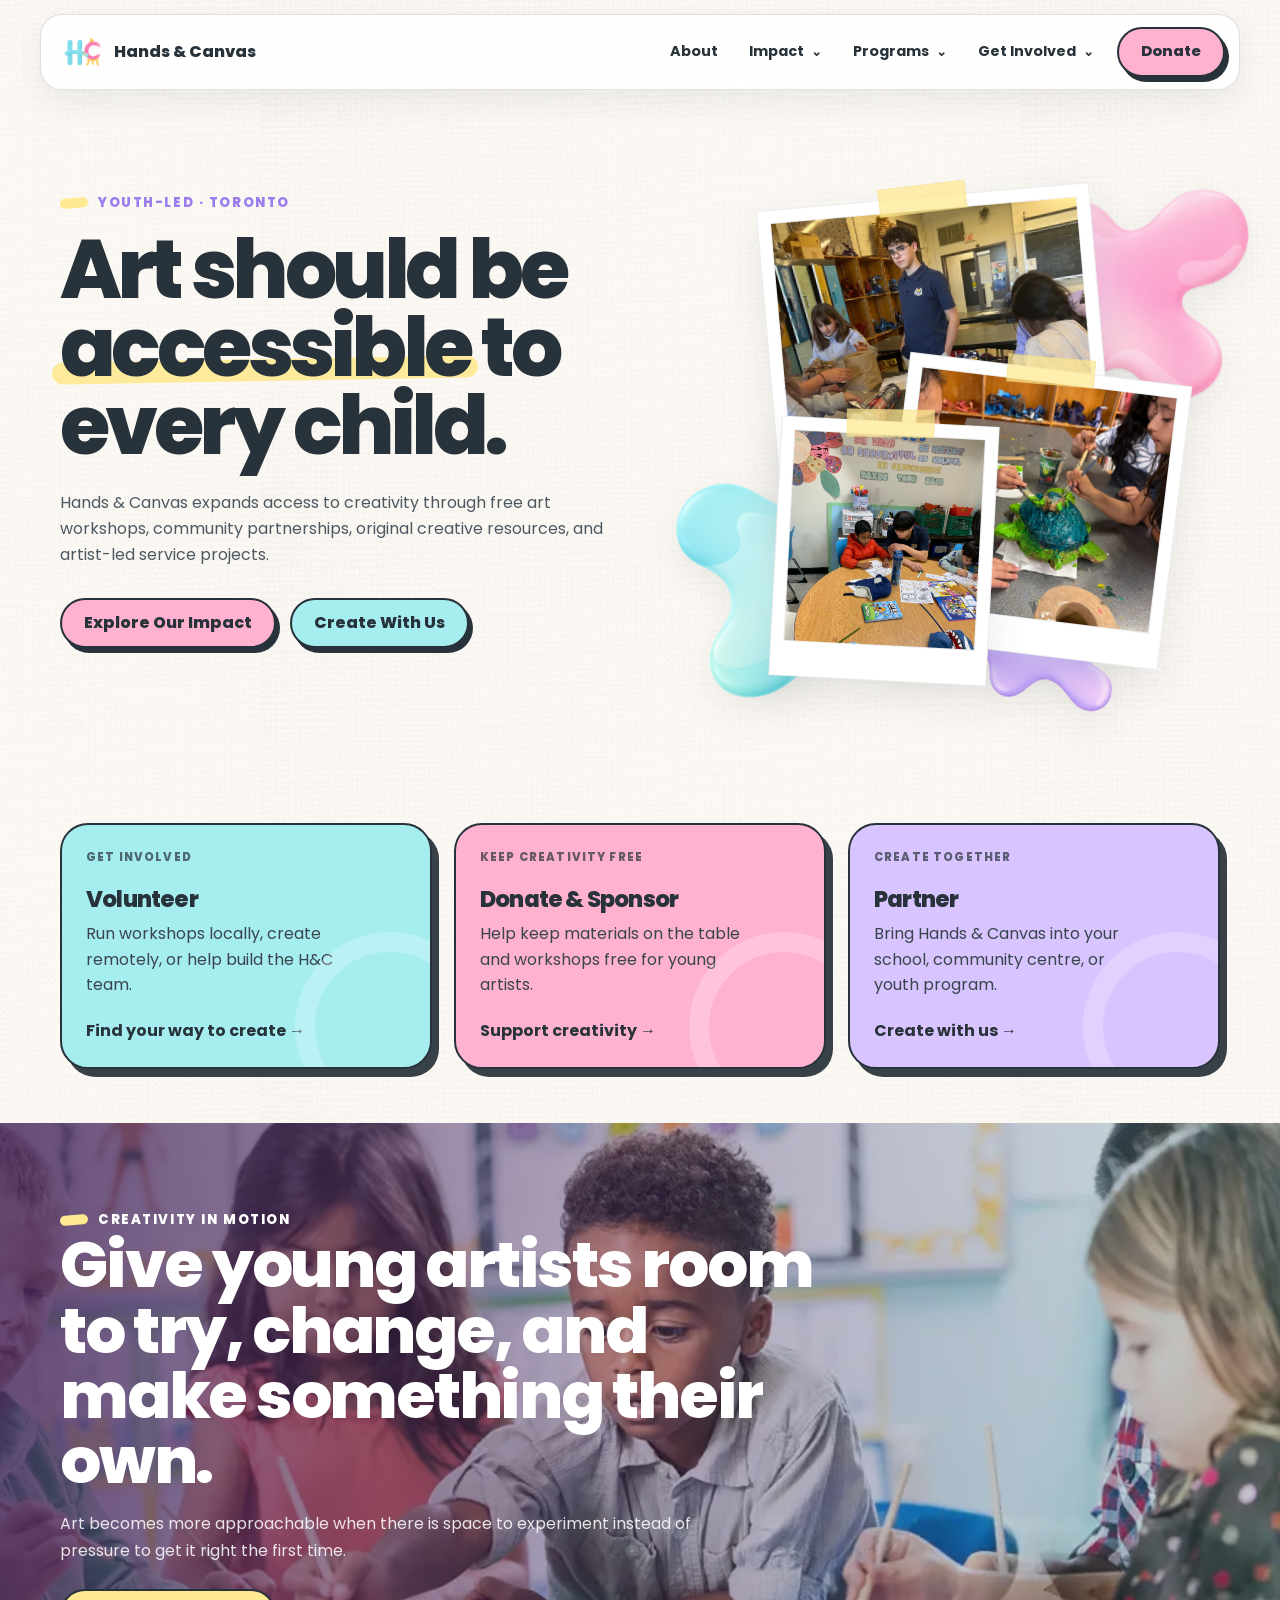
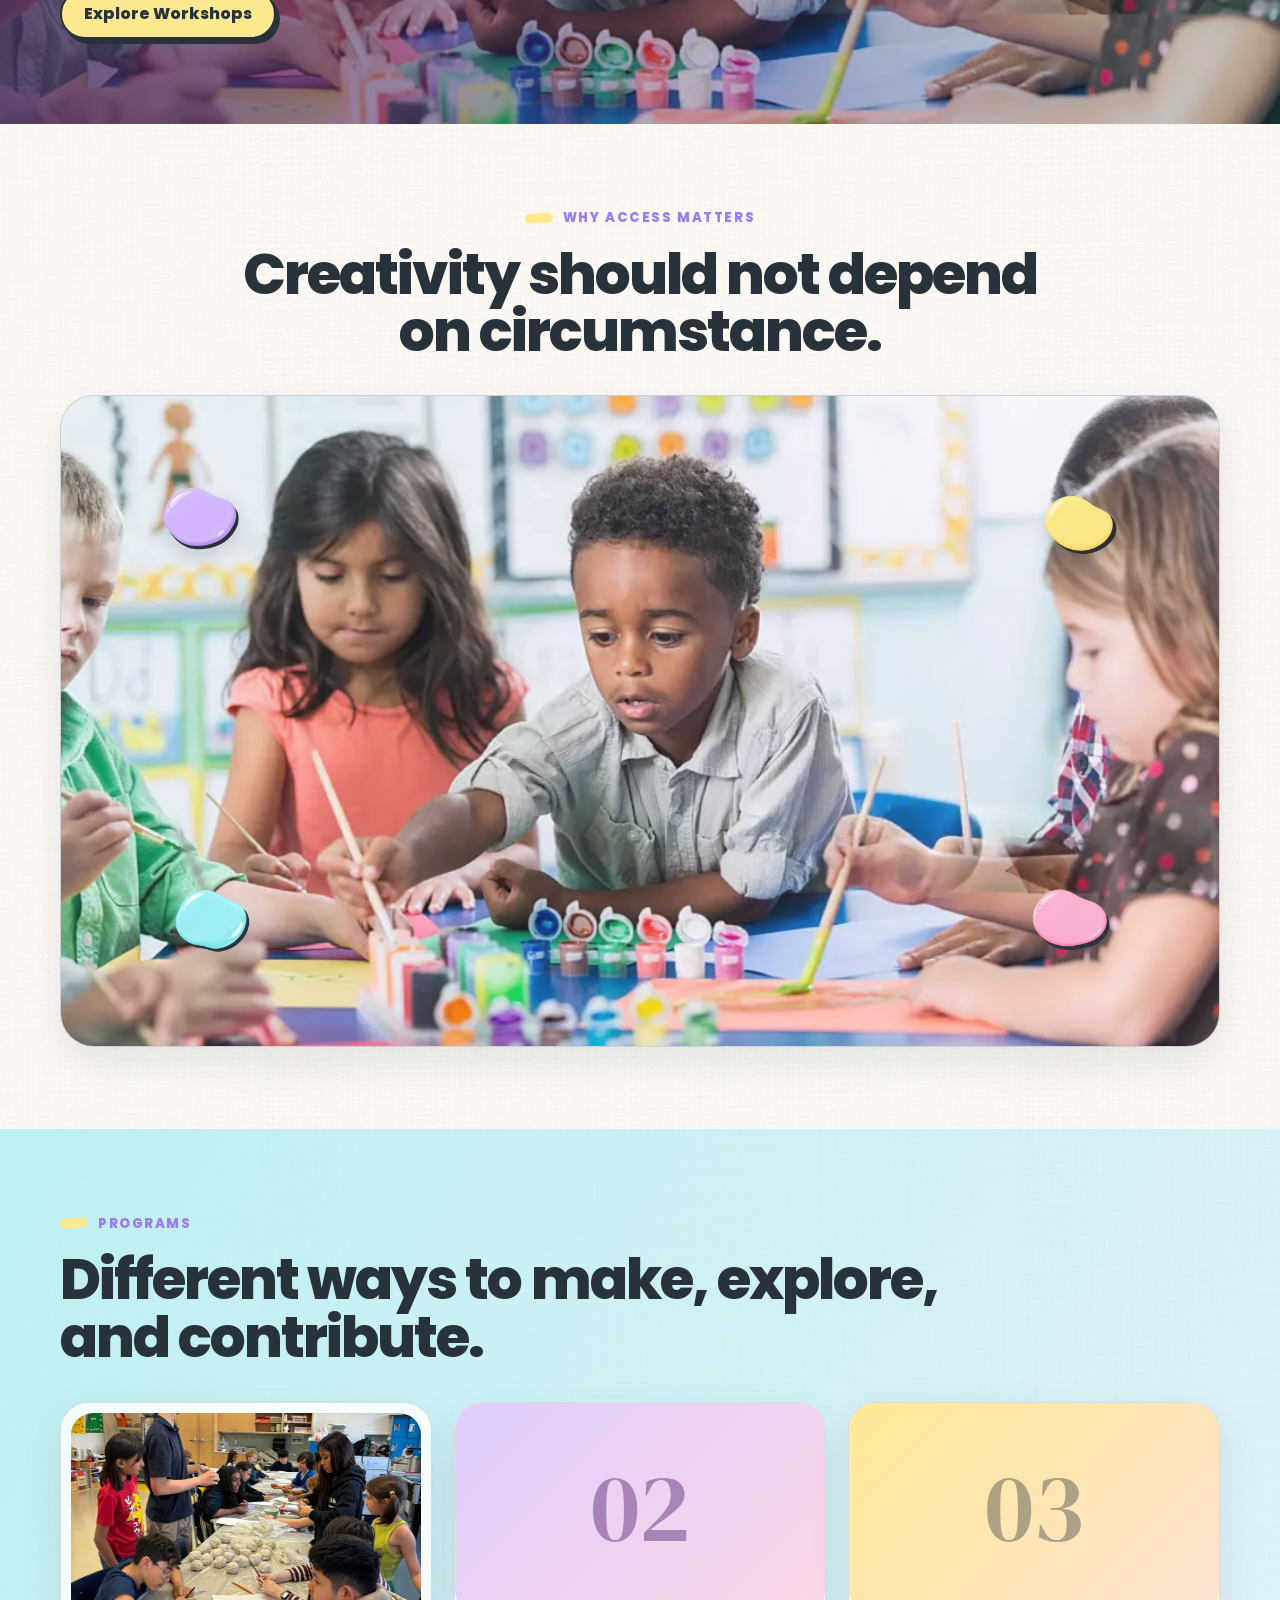
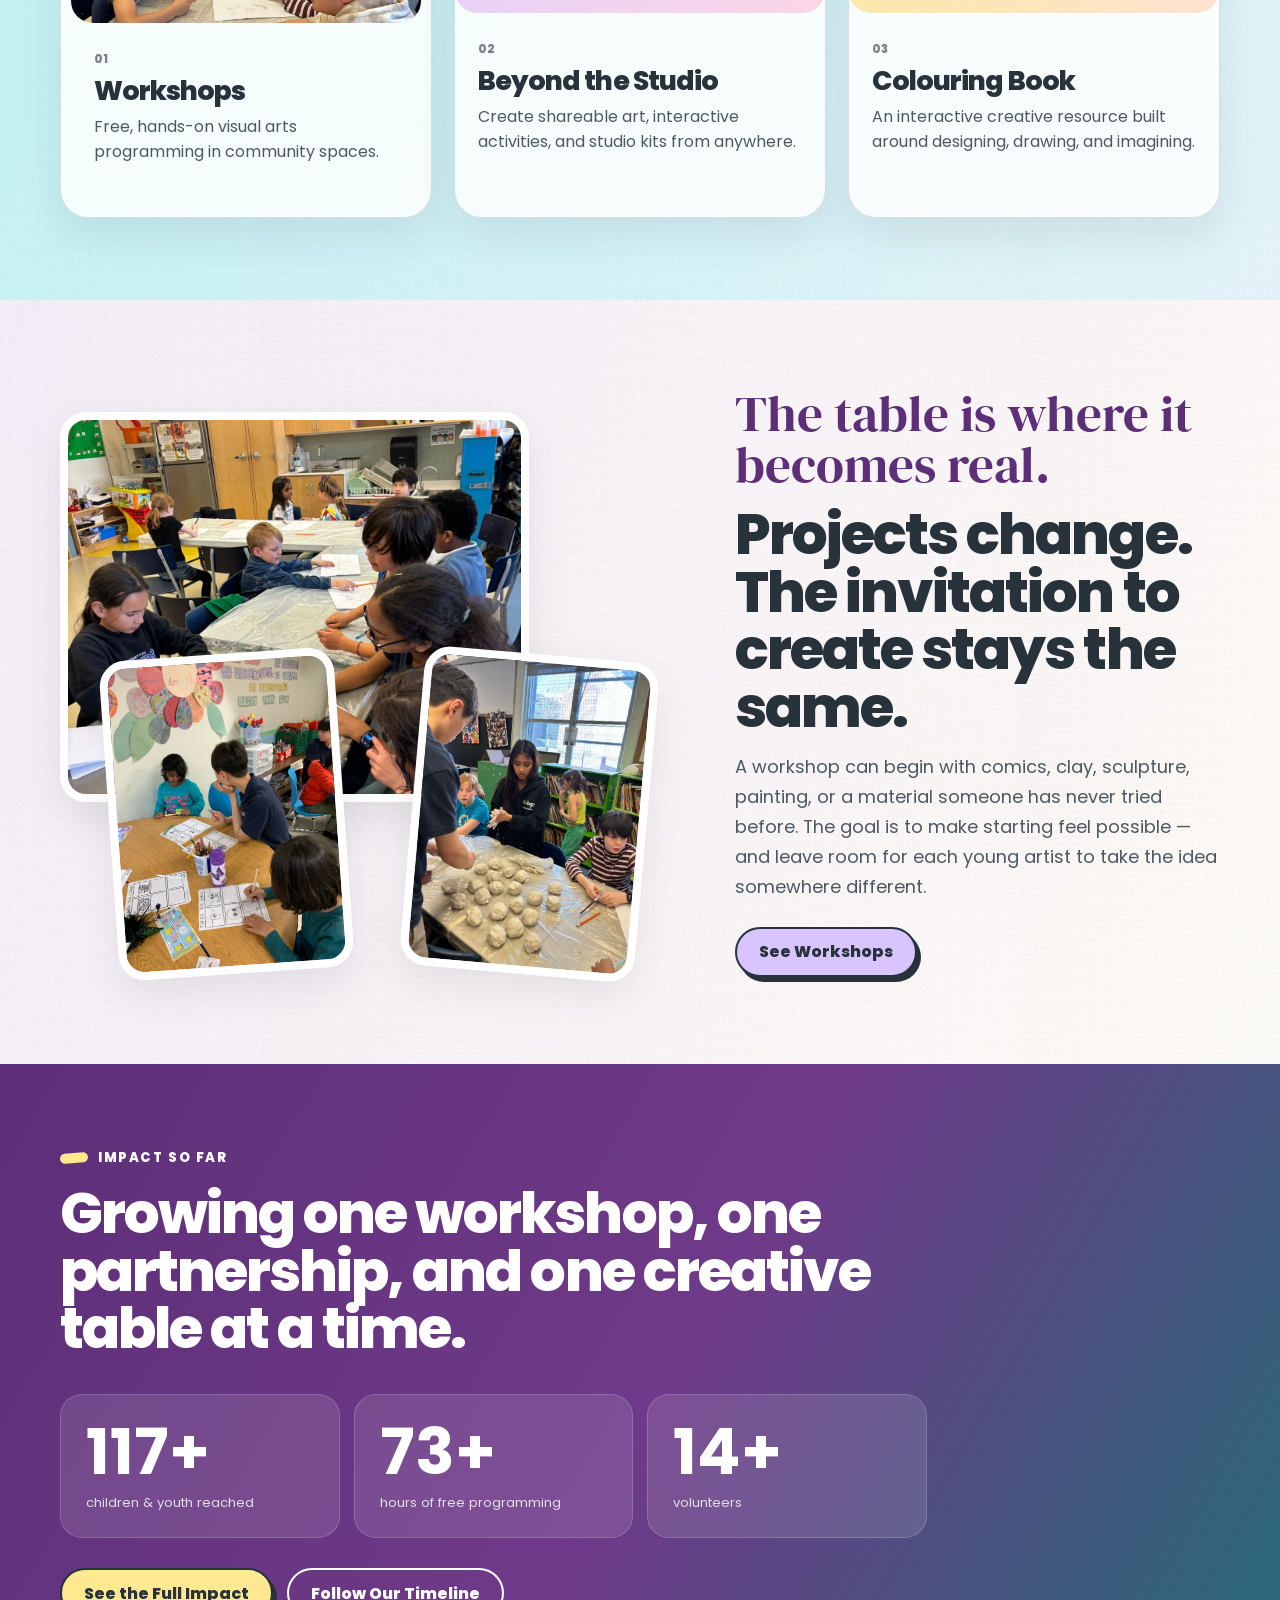
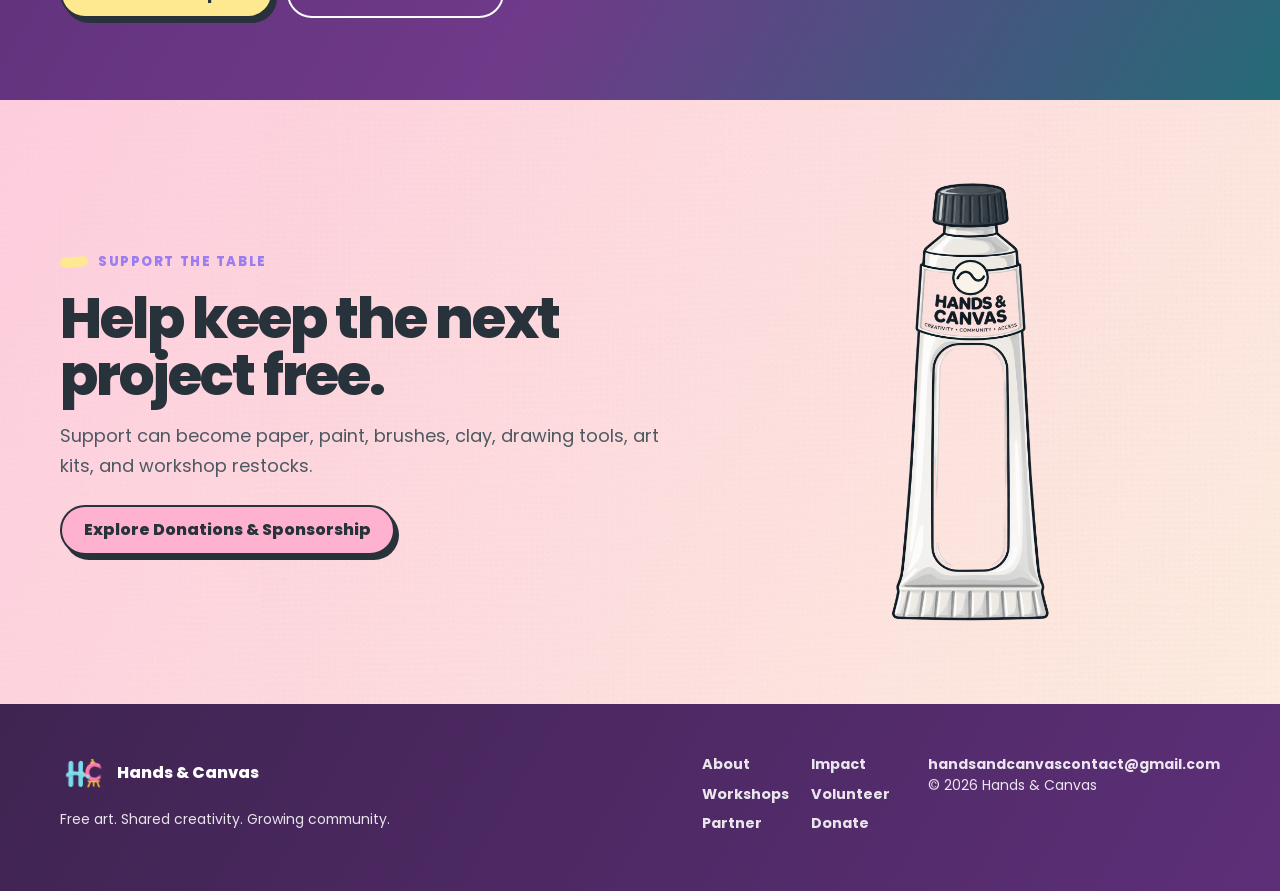
<file: index.html>
<!DOCTYPE html><html lang="en"><head>
<meta charset="UTF-8"><meta name="viewport" content="width=device-width,initial-scale=1.0">
<meta name="description" content="Hands & Canvas expands access to creativity through free art workshops, community partnerships, original creative resources, and artist-led service projects.">
<meta property="og:site_name" content="Hands & Canvas">

<title>Hands & Canvas | Free Art Workshops & Youth Programs</title>

<script type="application/ld+json">
{
  "@context": "https://schema.org",
  "@type": "WebSite",
  "url": "https://handsandcanvas.com/",
  "name": "Hands & Canvas",
  "alternateName": [
    "Hands and Canvas",
    "H&C",
    "handsandcanvas.com"
  ]
}
</script>
  <script type="application/ld+json">
{
  "@context": "https://schema.org",
  "@type": "Organization",
  "name": "Hands & Canvas",
  "alternateName": "Hands and Canvas",
  "url": "https://handsandcanvas.com/",
  "logo": "https://handsandcanvas.com/android-chrome-512x512.png"
}
</script>
<link rel="icon" href="/favicon.ico" sizes="any">
<link rel="icon" type="image/png" sizes="32x32" href="/favicon-32x32.png">
<link rel="icon" type="image/png" sizes="16x16" href="/favicon-16x16.png">
<link rel="apple-touch-icon" sizes="180x180" href="/apple-touch-icon.png">
<link rel="manifest" href="/site.webmanifest">
<link rel="preconnect" href="https://fonts.googleapis.com"><link rel="preconnect" href="https://fonts.gstatic.com" crossorigin>
<link href="https://fonts.googleapis.com/css2?family=DM+Serif+Display:ital@0;1&family=Poppins:wght@400;500;600;700;800&display=swap" rel="stylesheet">
<link rel="stylesheet" href="styles.css">
</head><body><div class="nav-wrap" id="siteNav">
  <nav class="nav site-nav" aria-label="Primary navigation">
    <a class="brand" href="index.html" aria-label="Hands & Canvas home"><img class="brand-logo" src="assets/hc-logo.png" alt="Hands & Canvas"><span>Hands &amp; Canvas</span></a>
    <div class="nav-links">
      <a href="about.html" class="nav-top-link ">About</a>
      <div class="nav-item has-dropdown "><button class="nav-drop-toggle" type="button" aria-expanded="false">Impact <span>⌄</span></button><div class="dropdown-menu"><a href="impact.html"><strong>Impact Overview</strong><small>Numbers, photographs &amp; community network</small></a><a href="timeline.html"><strong>Our Timeline</strong><small>Follow the story as the paint flows</small></a></div></div>
      <div class="nav-item has-dropdown "><button class="nav-drop-toggle" type="button" aria-expanded="false">Programs <span>⌄</span></button><div class="dropdown-menu"><a href="workshops.html"><strong>Workshops</strong><small>Free hands-on art programming</small></a><a href="beyond.html"><strong>Beyond the Studio</strong><small>Create and contribute from anywhere</small></a><a href="colouring-book.html"><strong>Colouring Book</strong><small>Our interactive creative resource</small></a></div></div>
      <div class="nav-item has-dropdown "><button class="nav-drop-toggle" type="button" aria-expanded="false">Get Involved <span>⌄</span></button><div class="dropdown-menu"><a href="volunteer.html"><strong>Volunteer</strong><small>Find your way to create with us</small></a><a href="partner.html"><strong>Partner</strong><small>Bring Hands &amp; Canvas to your community</small></a></div></div>
      <a class="btn btn-pink nav-donate" href="donate.html">Donate</a>
    </div>
    <button class="nav-toggle" aria-label="Open navigation" aria-expanded="false">☰</button>
  </nav>
</div><main>
<section class="hero v9-hero v11-home-hero">
  <div class="container hero-grid">
    <div class="reveal hero-copy-v11">
      <span class="kicker">Youth-led · Toronto</span>
      <h1 class="mt-16">Art should be <span class="paint-highlight">accessible</span> to every child.</h1>
      <p>Hands &amp; Canvas expands access to creativity through free art workshops, community partnerships, original creative resources, and artist-led service projects.</p>
      <div class="btn-row mt-30"><a class="btn btn-pink" href="impact.html">Explore Our Impact</a><a class="btn btn-teal" href="volunteer.html">Create With Us</a></div>
    </div>

    <div class="hero-art v9-hero-art reveal">
      <img class="hero-blob-img blob-pink" src="assets/hero-blob-pink.png" alt="">
      <img class="hero-blob-img blob-teal" src="assets/hero-blob-teal.png" alt="">
      <img class="hero-blob-img blob-purple" src="assets/hero-blob-purple.png" alt="">
      <figure class="polaroid p1 real-polaroid"><span class="tape"></span><img src="assets/early-wide.jpg" alt="Hands & Canvas workshop activity around an art table"></figure>
      <figure class="polaroid p2 real-polaroid"><span class="tape"></span><img src="assets/paint-turtle.jpg" alt="Children painting a handmade turtle sculpture"></figure>
      <figure class="polaroid p3 real-polaroid"><span class="tape"></span><img src="assets/comic-help.jpg" alt="Volunteer supporting a child during a drawing activity"></figure>
    </div>
  </div>
</section>

<section class="section-tight"><div class="container"><div class="action-grid">
<a class="action-card teal reveal" href="volunteer.html"><span class="action-eyebrow">Get involved</span><h3>Volunteer</h3><p>Run workshops locally, create remotely, or help build the H&amp;C team.</p><strong>Find your way to create →</strong></a>
<a class="action-card pink reveal" href="donate.html"><span class="action-eyebrow">Keep creativity free</span><h3>Donate &amp; Sponsor</h3><p>Help keep materials on the table and workshops free for young artists.</p><strong>Support creativity →</strong></a>
<a class="action-card purple reveal" href="partner.html"><span class="action-eyebrow">Create together</span><h3>Partner</h3><p>Bring Hands &amp; Canvas into your school, community centre, or youth program.</p><strong>Create with us →</strong></a>
</div></div></section>

<section class="video-band home-video-band">
  <video autoplay muted loop playsinline preload="metadata" poster="assets/access-art-stock.png"><source src="assets/home-art-video.mp4" type="video/mp4"></video>
  <div class="video-wash"></div>
  <div class="container video-copy reveal"><span class="kicker light-kicker">Creativity in motion</span><h2>Give young artists room to try, change, and make something their own.</h2><p>Art becomes more approachable when there is space to experiment instead of pressure to get it right the first time.</p><a class="btn btn-yellow mt-24" href="workshops.html">Explore Workshops</a></div>
</section>

<section class="section hotspot-section"><div class="container">
  <div class="hotspot-header center reveal"><span class="kicker">Why access matters</span><h2 class="mt-16">Creativity should not depend on circumstance.</h2></div>
  <div class="access-hotspot reveal" id="accessHotspot">
    <img class="access-photo" src="assets/access-art-stock.png" alt="Children painting together at a classroom table"><div class="access-overlay"></div>
    <button class="gloss-splotch s1" data-hotspot="fact1" aria-expanded="false" aria-label="Materials fact"><img src="assets/splotch-purple.png" alt=""></button>
    <button class="gloss-splotch s2" data-hotspot="fact2" aria-expanded="false" aria-label="Access fact"><img src="assets/splotch-yellow.png" alt=""></button>
    <button class="gloss-splotch s3" data-hotspot="fact3" aria-expanded="false" aria-label="Creative confidence fact"><img src="assets/splotch-teal.png" alt=""></button>
    <button class="gloss-splotch s4" data-hotspot="fact4" aria-expanded="false" aria-label="Free programming fact"><img src="assets/splotch-pink.png" alt=""></button>
    <article class="hotspot-fact f1" id="fact1"><strong>Materials add up quickly.</strong><p>Paint, brushes, paper, clay, markers, tools, and specialty materials need to be replenished as children create.</p></article>
    <article class="hotspot-fact f2" id="fact2"><strong>Opportunity is not evenly distributed.</strong><p>Cost, transportation, materials, and program availability can shape who gets frequent access to hands-on visual arts experiences.</p></article>
    <article class="hotspot-fact f3" id="fact3"><strong>Creative confidence starts with access.</strong><p>A welcoming space, a few materials, and permission to experiment can make a blank page feel much less intimidating.</p></article>
    <article class="hotspot-fact f4" id="fact4"><strong>Free programming keeps cost out of the decision.</strong><p>A child should be able to try something new without the price of the experience deciding whether they can participate.</p></article>
  </div>
</div></section>

<section class="section color-section soft-teal"><div class="container">
  <div class="section-intro reveal"><span class="kicker">Programs</span><h2 class="mt-16">Different ways to make, explore, and contribute.</h2></div>
  <div class="program-feature-grid mt-36">
    <a class="program-feature photo-card reveal" href="workshops.html"><img class="program-real-photo" src="assets/clay-room.jpg" alt="Hands & Canvas clay workshop"><div><span>01</span><h3>Workshops</h3><p>Free, hands-on visual arts programming in community spaces.</p></div></a>
    <a class="program-feature text-program reveal" href="beyond.html"><div class="program-number-panel">02</div><div><span>02</span><h3>Beyond the Studio</h3><p>Create shareable art, interactive activities, and studio kits from anywhere.</p></div></a>
    <a class="program-feature text-program reveal" href="colouring-book.html"><div class="program-number-panel yellow-panel">03</div><div><span>03</span><h3>Colouring Book</h3><p>An interactive creative resource built around designing, drawing, and imagining.</p></div></a>
  </div>
</div></section>

<section class="section home-photo-story">
  <div class="container photo-story-grid">
    <div class="photo-story-collage reveal">
      <img class="story-photo landscape" src="assets/drawing-room.jpg" alt="Young artists drawing together during a Hands & Canvas workshop">
      <img class="story-photo portrait a" src="assets/comic-pair.jpg" alt="Children and volunteers working on drawing activities">
      <img class="story-photo portrait b" src="assets/clay-close.jpg" alt="Children and volunteers preparing clay at a workshop">
    </div>
    <div class="reveal"><span class="editorial-serif">The table is where it becomes real.</span><h2 class="mt-16">Projects change. The invitation to create stays the same.</h2><p class="lede mt-16">A workshop can begin with comics, clay, sculpture, painting, or a material someone has never tried before. The goal is to make starting feel possible — and leave room for each young artist to take the idea somewhere different.</p><a class="btn btn-purple mt-24" href="workshops.html">See Workshops</a></div>
  </div>
</section>

<section class="section impact-home-band"><div class="container">
  <div class="impact-home-head reveal"><span class="kicker light-kicker">Impact so far</span><h2>Growing one workshop, one partnership, and one creative table at a time.</h2></div>
  <div class="big-stat-grid"><div><strong data-count="160">0</strong><span>children &amp; youth reached</span></div><div><strong data-count="100">0</strong><span>hours of free programming</span></div><div><strong data-count="20">0</strong><span>volunteers</span></div></div>
  <div class="btn-row mt-30"><a class="btn btn-yellow" href="impact.html">See the Full Impact</a><a class="btn btn-quiet light-outline" href="timeline.html">Follow Our Timeline</a></div>
</div></section>

<section class="section color-section soft-pink"><div class="container support-strip"><div class="reveal"><span class="kicker">Support the table</span><h2 class="mt-16">Help keep the next project free.</h2><p class="lede mt-16">Support can become paper, paint, brushes, clay, drawing tools, art kits, and workshop restocks.</p><div class="btn-row mt-24"><a class="btn btn-pink" href="donate.html">Explore Donations &amp; Sponsorship</a></div></div><div class="support-art reveal"><img src="assets/hands-canvas-paint-tube.png" alt="Hands & Canvas illustrated paint tube"></div></div></section>
</main><footer>
  <div class="container footer-grid">
    <div><a class="brand" href="index.html"><img class="brand-logo" src="assets/hc-logo.png" alt=""><span>Hands &amp; Canvas</span></a><p class="small mt-16">Free art. Shared creativity. Growing community.</p></div>
    <div class="footer-links"><a href="about.html">About</a><a href="impact.html">Impact</a><a href="workshops.html">Workshops</a><a href="volunteer.html">Volunteer</a><a href="partner.html">Partner</a><a href="donate.html">Donate</a></div>
    <div class="small"><a href="mailto:handsandcanvascontact@gmail.com">handsandcanvascontact@gmail.com</a><br>© 2026 Hands &amp; Canvas</div>
  </div>
</footer><script src="script.js"></script></body></html>
</file>
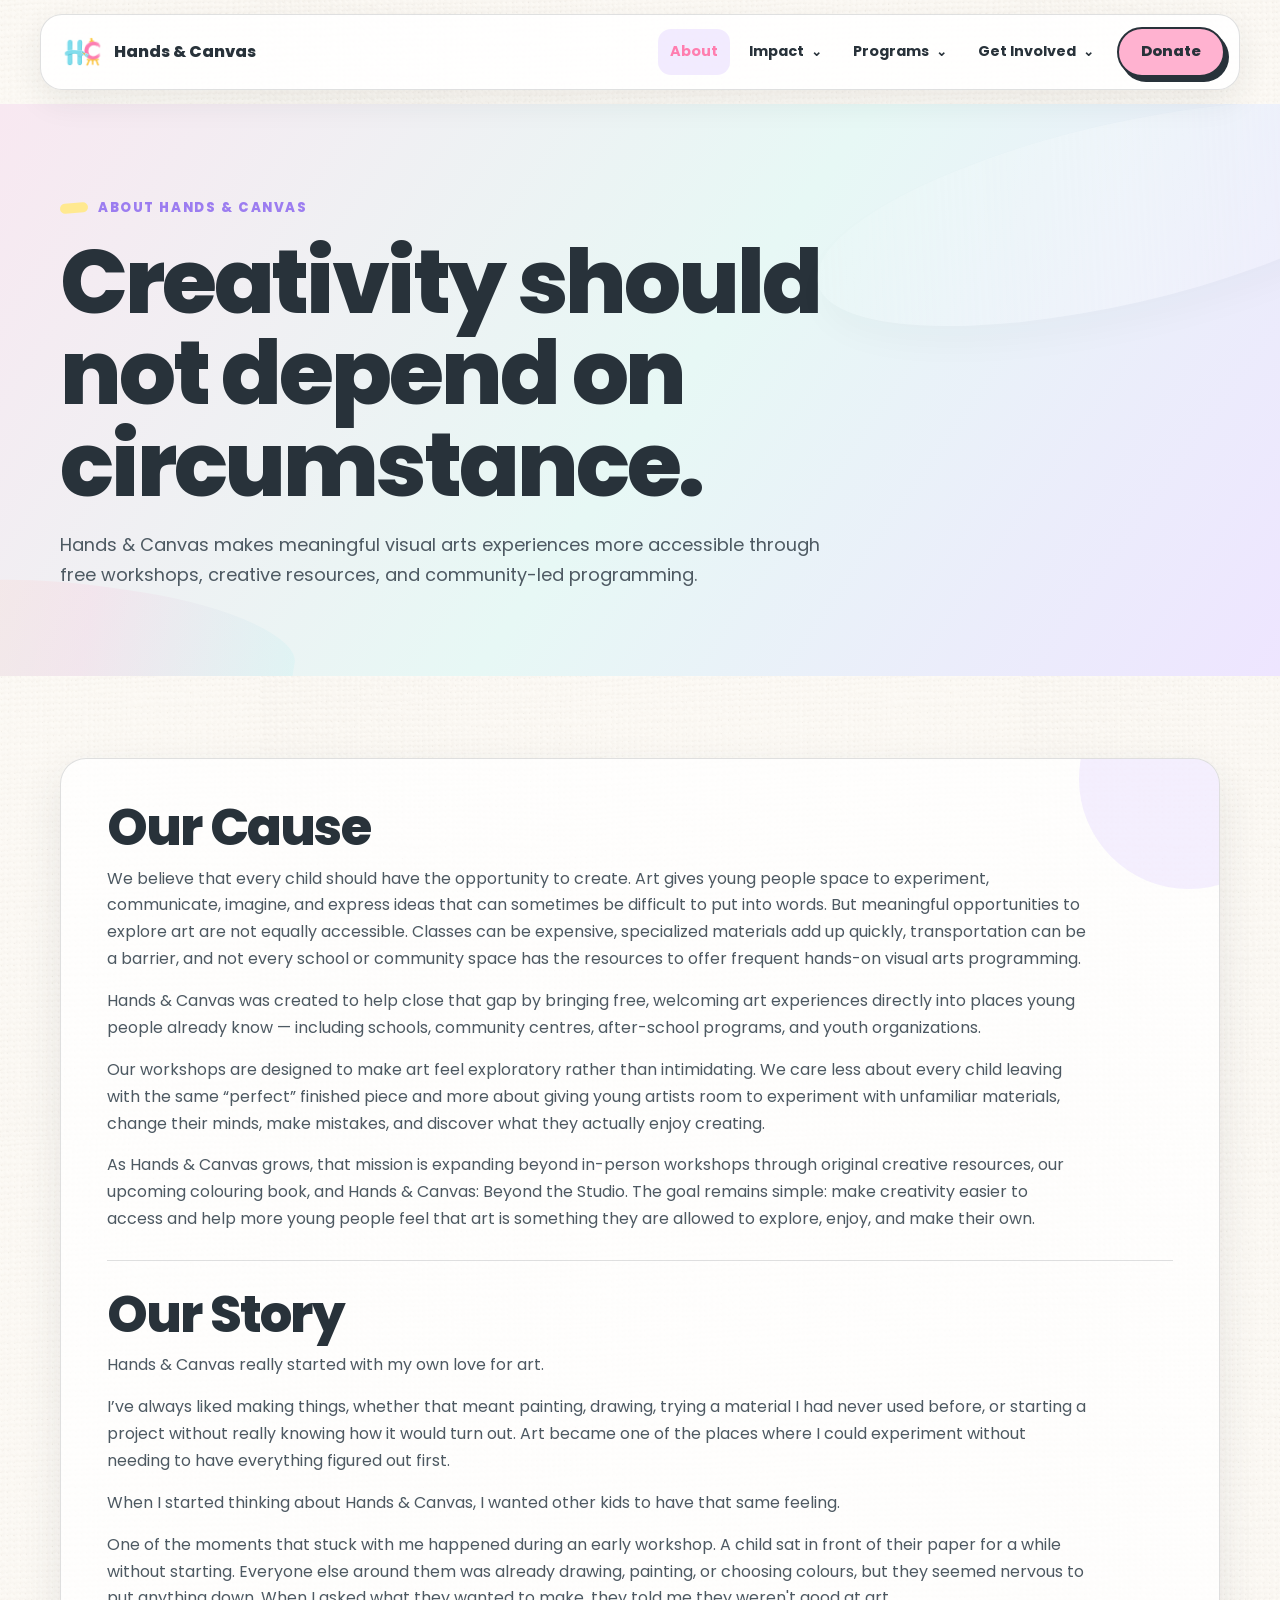
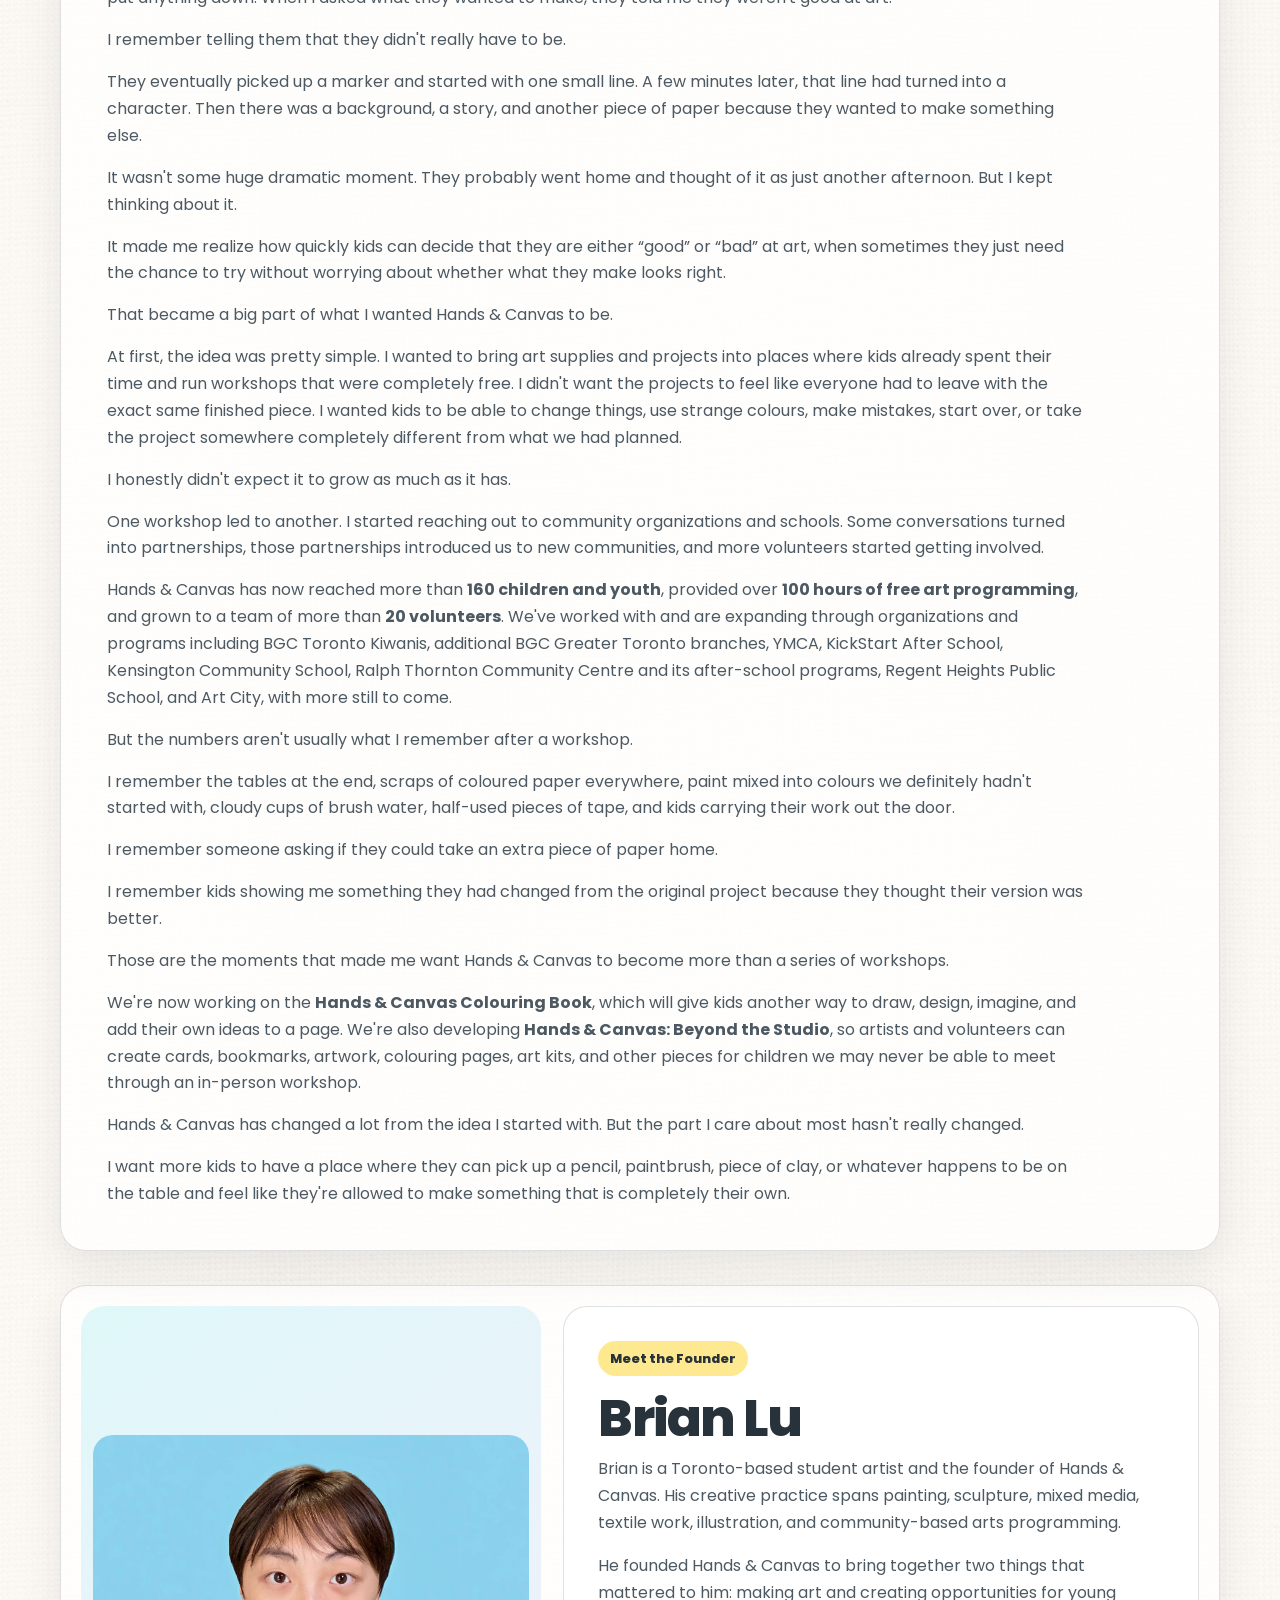
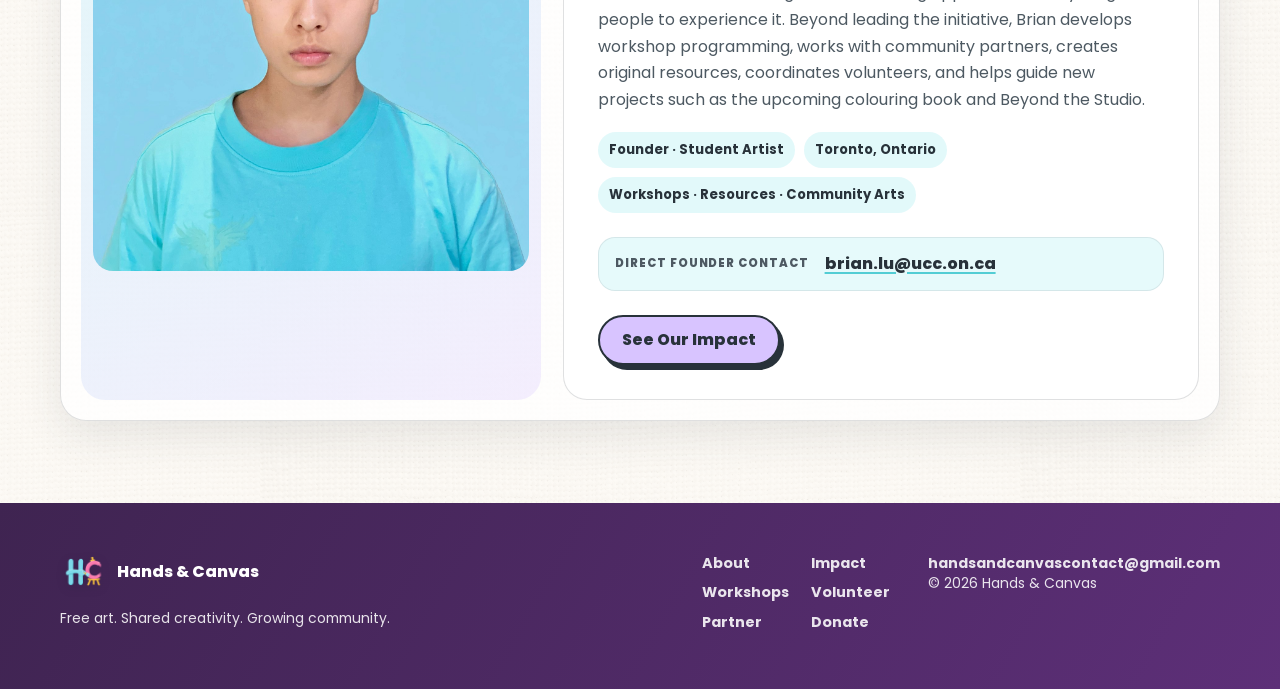
<file: about.html>
<!DOCTYPE html><html lang="en"><head><meta charset="UTF-8"><meta name="viewport" content="width=device-width,initial-scale=1.0"><meta name="description" content="Hands & Canvas — free art programming, creative resources, community partnerships, and youth-led arts access."><meta name="theme-color" content="#fdfaf5"><title>About | Hands & Canvas</title><link rel="icon" type="image/png" sizes="32x32" href="assets/hc-favicon-32.png"><link rel="icon" type="image/png" sizes="64x64" href="assets/hc-favicon-64.png"><link rel="apple-touch-icon" href="assets/hc-apple-touch.png"><link rel="preconnect" href="https://fonts.googleapis.com"><link rel="preconnect" href="https://fonts.gstatic.com" crossorigin><link href="https://fonts.googleapis.com/css2?family=DM+Serif+Display:ital@0;1&family=Poppins:wght@400;500;600;700;800&display=swap" rel="stylesheet"><link rel="stylesheet" href="styles.css"></head><body><div class="nav-wrap" id="siteNav">
  <nav class="nav site-nav" aria-label="Primary navigation">
    <a class="brand" href="index.html" aria-label="Hands & Canvas home"><img class="brand-logo" src="assets/hc-logo.png" alt=""><span>Hands &amp; Canvas</span></a>
    <div class="nav-links">
      <a href="about.html" class="nav-top-link active">About</a>
      <div class="nav-item has-dropdown "><button class="nav-drop-toggle" type="button" aria-expanded="false">Impact <span>⌄</span></button><div class="dropdown-menu"><a href="impact.html"><strong>Impact Overview</strong><small>Numbers, photographs &amp; community network</small></a><a href="timeline.html"><strong>Our Timeline</strong><small>Follow the story as the paint flows</small></a></div></div>
      <div class="nav-item has-dropdown "><button class="nav-drop-toggle" type="button" aria-expanded="false">Programs <span>⌄</span></button><div class="dropdown-menu"><a href="workshops.html"><strong>Workshops</strong><small>Free hands-on art programming</small></a><a href="beyond.html"><strong>Beyond the Studio</strong><small>Create and contribute from anywhere</small></a><a href="colouring-book.html"><strong>Colouring Book</strong><small>Our interactive creative resource</small></a></div></div>
      <div class="nav-item has-dropdown "><button class="nav-drop-toggle" type="button" aria-expanded="false">Get Involved <span>⌄</span></button><div class="dropdown-menu"><a href="volunteer.html"><strong>Volunteer</strong><small>Find your way to create with us</small></a><a href="partner.html"><strong>Partner</strong><small>Bring Hands &amp; Canvas to your community</small></a></div></div>
      <a class="btn btn-pink nav-donate" href="donate.html">Donate</a>
    </div>
    <button class="nav-toggle" aria-label="Open navigation" aria-expanded="false">☰</button>
  </nav>
</div><main>
<section class="page-hero-gradient about-hero decorated-gradient"><div class="container"><div class="max-850 reveal"><span class="kicker">About Hands &amp; Canvas</span><h1 class="mt-16">Creativity should not depend on circumstance.</h1><p class="lede mt-20">Hands &amp; Canvas makes meaningful visual arts experiences more accessible through free workshops, creative resources, and community-led programming.</p></div></div></section>
<section class="section"><div class="container about-stack">
<article class="story-card surface reveal"><h2>Our Cause</h2><p class="mt-20">We believe that every child should have the opportunity to create. Art gives young people space to experiment, communicate, imagine, and express ideas that can sometimes be difficult to put into words. But meaningful opportunities to explore art are not equally accessible. Classes can be expensive, specialized materials add up quickly, transportation can be a barrier, and not every school or community space has the resources to offer frequent hands-on visual arts programming.</p><p>Hands &amp; Canvas was created to help close that gap by bringing free, welcoming art experiences directly into places young people already know — including schools, community centres, after-school programs, and youth organizations.</p><p>Our workshops are designed to make art feel exploratory rather than intimidating. We care less about every child leaving with the same “perfect” finished piece and more about giving young artists room to experiment with unfamiliar materials, change their minds, make mistakes, and discover what they actually enjoy creating.</p><p>As Hands &amp; Canvas grows, that mission is expanding beyond in-person workshops through original creative resources, our upcoming colouring book, and Hands &amp; Canvas: Beyond the Studio. The goal remains simple: make creativity easier to access and help more young people feel that art is something they are allowed to explore, enjoy, and make their own.</p><div class="story-divider"></div><h2>Our Story</h2><p class="mt-20">Hands &amp; Canvas really started with my own love for art.</p><p>I’ve always liked making things, whether that meant painting, drawing, trying a material I had never used before, or starting a project without really knowing how it would turn out. Art became one of the places where I could experiment without needing to have everything figured out first.</p><p>When I started thinking about Hands &amp; Canvas, I wanted other kids to have that same feeling.</p><p>One of the moments that stuck with me happened during an early workshop. A child sat in front of their paper for a while without starting. Everyone else around them was already drawing, painting, or choosing colours, but they seemed nervous to put anything down. When I asked what they wanted to make, they told me they weren't good at art.</p><p>I remember telling them that they didn't really have to be.</p><p>They eventually picked up a marker and started with one small line. A few minutes later, that line had turned into a character. Then there was a background, a story, and another piece of paper because they wanted to make something else.</p><p>It wasn't some huge dramatic moment. They probably went home and thought of it as just another afternoon. But I kept thinking about it.</p><p>It made me realize how quickly kids can decide that they are either “good” or “bad” at art, when sometimes they just need the chance to try without worrying about whether what they make looks right.</p><p>That became a big part of what I wanted Hands &amp; Canvas to be.</p><p>At first, the idea was pretty simple. I wanted to bring art supplies and projects into places where kids already spent their time and run workshops that were completely free. I didn't want the projects to feel like everyone had to leave with the exact same finished piece. I wanted kids to be able to change things, use strange colours, make mistakes, start over, or take the project somewhere completely different from what we had planned.</p><p>I honestly didn't expect it to grow as much as it has.</p><p>One workshop led to another. I started reaching out to community organizations and schools. Some conversations turned into partnerships, those partnerships introduced us to new communities, and more volunteers started getting involved.</p><p>Hands &amp; Canvas has now reached more than <strong>160 children and youth</strong>, provided over <strong>100 hours of free art programming</strong>, and grown to a team of more than <strong>20 volunteers</strong>. We've worked with and are expanding through organizations and programs including BGC Toronto Kiwanis, additional BGC Greater Toronto branches, YMCA, KickStart After School, Kensington Community School, Ralph Thornton Community Centre and its after-school programs, Regent Heights Public School, and Art City, with more still to come.</p><p>But the numbers aren't usually what I remember after a workshop.</p><p>I remember the tables at the end, scraps of coloured paper everywhere, paint mixed into colours we definitely hadn't started with, cloudy cups of brush water, half-used pieces of tape, and kids carrying their work out the door.</p><p>I remember someone asking if they could take an extra piece of paper home.</p><p>I remember kids showing me something they had changed from the original project because they thought their version was better.</p><p>Those are the moments that made me want Hands &amp; Canvas to become more than a series of workshops.</p><p>We're now working on the <strong>Hands &amp; Canvas Colouring Book</strong>, which will give kids another way to draw, design, imagine, and add their own ideas to a page. We're also developing <strong>Hands &amp; Canvas: Beyond the Studio</strong>, so artists and volunteers can create cards, bookmarks, artwork, colouring pages, art kits, and other pieces for children we may never be able to meet through an in-person workshop.</p><p>Hands &amp; Canvas has changed a lot from the idea I started with. But the part I care about most hasn't really changed.</p><p>I want more kids to have a place where they can pick up a pencil, paintbrush, piece of clay, or whatever happens to be on the table and feel like they're allowed to make something that is completely their own.</p></article>
<article class="founder-card surface reveal"><div class="founder-photo founder-portrait"><img src="assets/founder-brian.jpg" alt="Portrait of Hands & Canvas founder Brian Lu"></div><div class="founder-info"><span class="tag">Meet the Founder</span><h2 class="mt-16">Brian Lu</h2><p class="mt-16">Brian is a Toronto-based student artist and the founder of Hands &amp; Canvas. His creative practice spans painting, sculpture, mixed media, textile work, illustration, and community-based arts programming.</p><p class="mt-16">He founded Hands &amp; Canvas to bring together two things that mattered to him: making art and creating opportunities for young people to experience it. Beyond leading the initiative, Brian develops workshop programming, works with community partners, creates original resources, coordinates volunteers, and helps guide new projects such as the upcoming colouring book and Beyond the Studio.</p><div class="chip-row"><span class="chip">Founder · Student Artist</span><span class="chip">Toronto, Ontario</span><span class="chip">Workshops · Resources · Community Arts</span></div><div class="founder-contact mt-24"><span>Direct founder contact</span><a href="mailto:brian.lu@ucc.on.ca">brian.lu@ucc.on.ca</a></div><div class="btn-row mt-24"><a class="btn btn-purple" href="impact.html">See Our Impact</a></div></div></article>
</div></section></main><footer><div class="container footer-grid"><div><a class="brand" href="index.html"><img class="brand-logo footer-logo" src="assets/hc-logo.png" alt=""><span>Hands &amp; Canvas</span></a><p class="small mt-16">Free art. Shared creativity. Growing community.</p></div><div class="footer-links"><a href="about.html">About</a><a href="impact.html">Impact</a><a href="workshops.html">Workshops</a><a href="volunteer.html">Volunteer</a><a href="partner.html">Partner</a><a href="donate.html">Donate</a></div><div class="small"><a href="mailto:handsandcanvascontact@gmail.com">handsandcanvascontact@gmail.com</a><br>© 2026 Hands &amp; Canvas</div></div></footer><div class="toast" role="status" aria-live="polite"></div><script src="script.js"></script></body></html>
</file>
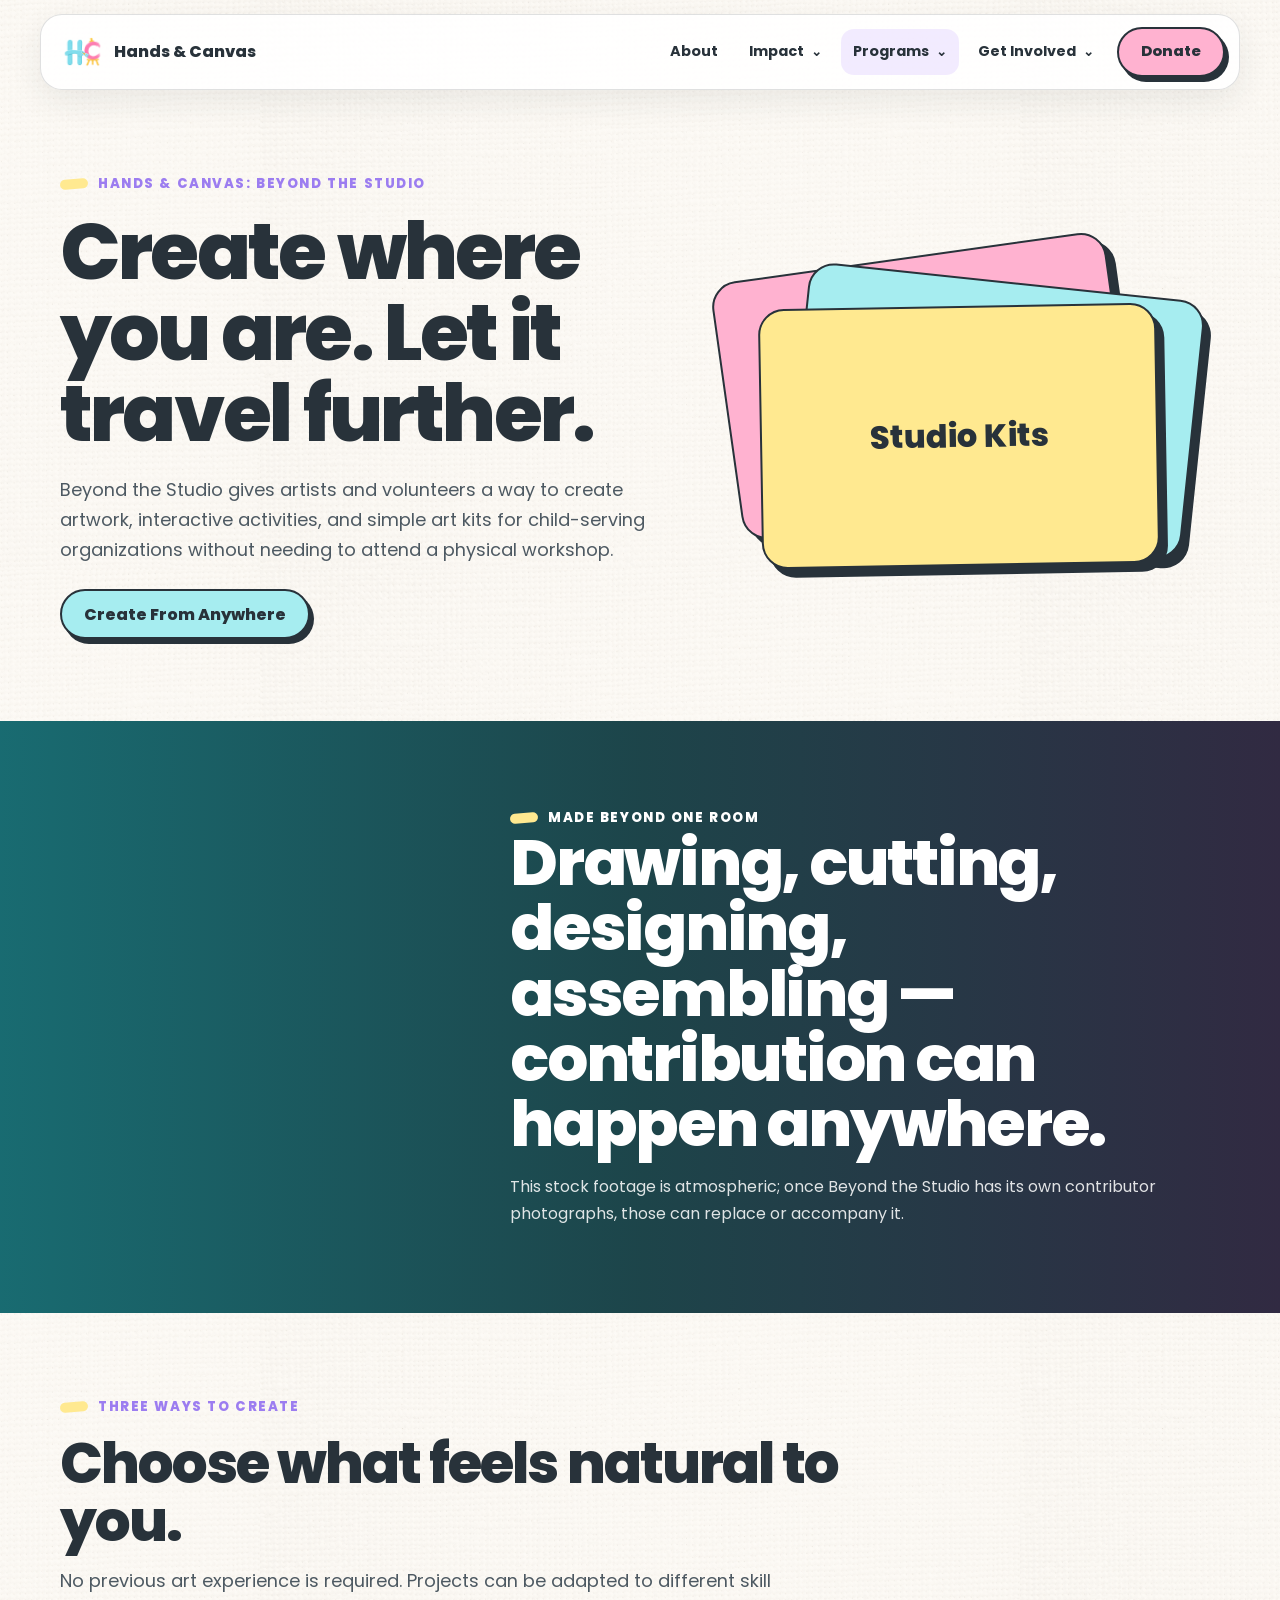
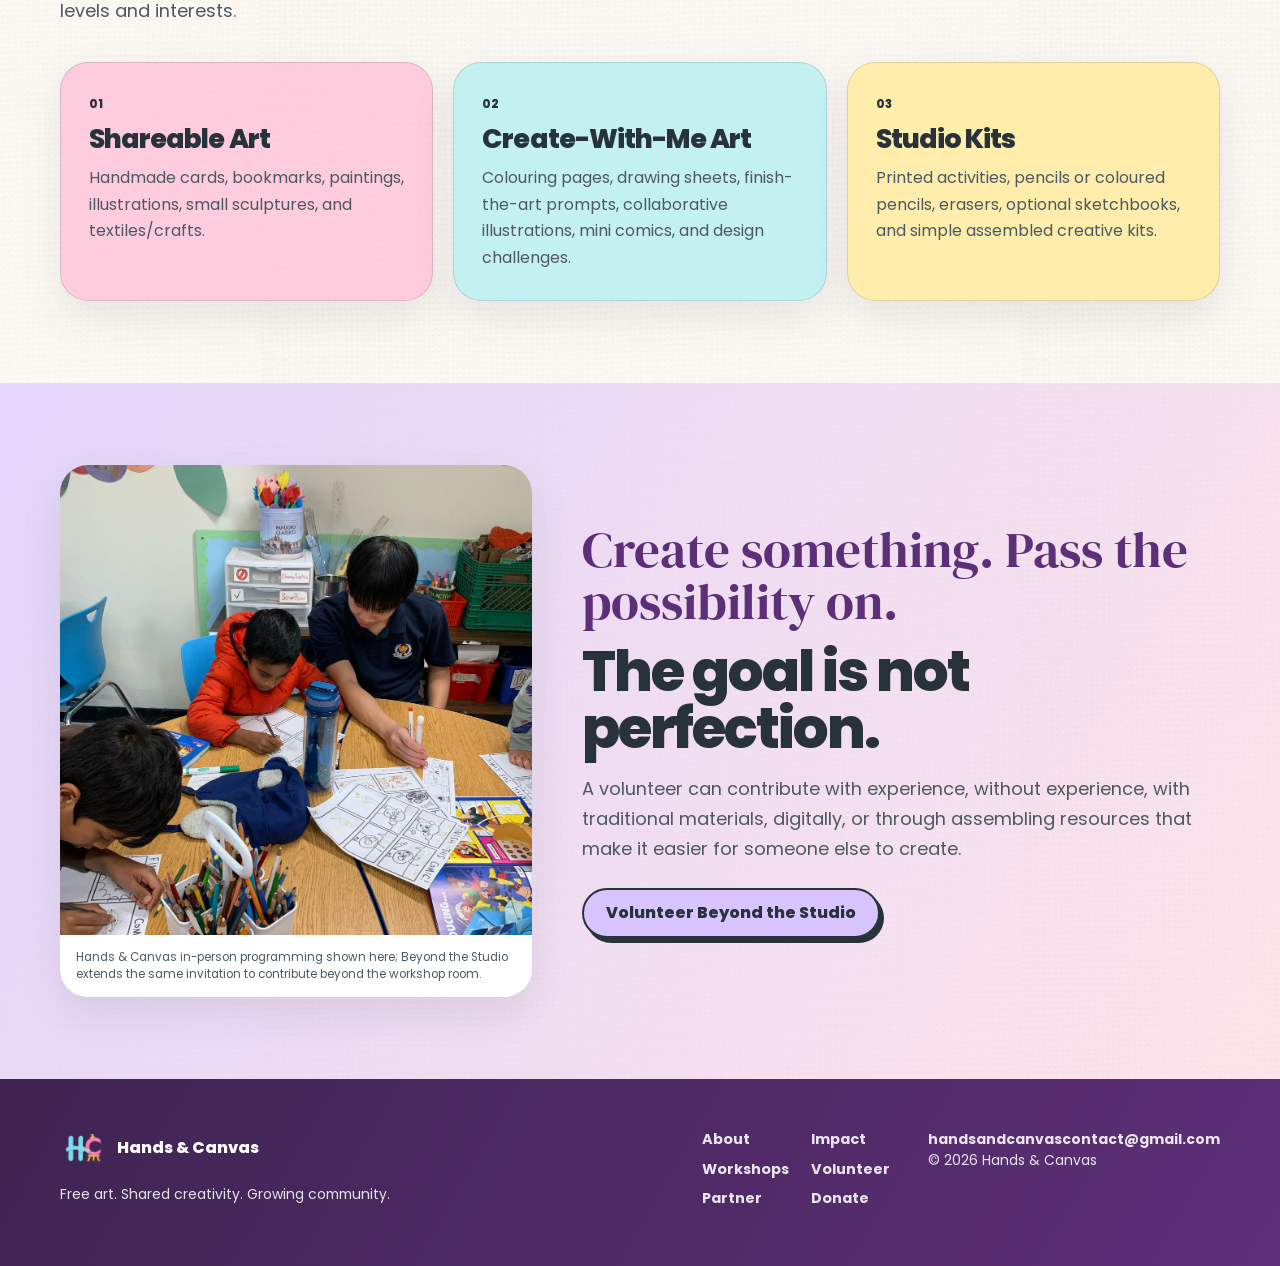
<file: beyond.html>
<!DOCTYPE html><html lang="en"><head><meta charset="UTF-8"><meta name="viewport" content="width=device-width,initial-scale=1.0"><link rel="icon" type="image/png" sizes="32x32" href="assets/hc-favicon-32.png"><link rel="apple-touch-icon" href="assets/hc-apple-touch.png"><title>Beyond the Studio | Hands & Canvas</title><link rel="preconnect" href="https://fonts.googleapis.com"><link rel="preconnect" href="https://fonts.gstatic.com" crossorigin><link href="https://fonts.googleapis.com/css2?family=DM+Serif+Display:ital@0;1&family=Poppins:wght@400;500;600;700;800&display=swap" rel="stylesheet"><link rel="stylesheet" href="styles.css"></head><body><div class="nav-wrap" id="siteNav">
  <nav class="nav site-nav" aria-label="Primary navigation">
    <a class="brand" href="index.html" aria-label="Hands & Canvas home"><img class="brand-logo" src="assets/hc-logo.png" alt=""><span>Hands &amp; Canvas</span></a>
    <div class="nav-links">
      <a href="about.html" class="nav-top-link ">About</a>
      <div class="nav-item has-dropdown "><button class="nav-drop-toggle" type="button" aria-expanded="false">Impact <span>⌄</span></button><div class="dropdown-menu"><a href="impact.html"><strong>Impact Overview</strong><small>Numbers, photographs &amp; community network</small></a><a href="timeline.html"><strong>Our Timeline</strong><small>Follow the story as the paint flows</small></a></div></div>
      <div class="nav-item has-dropdown active"><button class="nav-drop-toggle" type="button" aria-expanded="false">Programs <span>⌄</span></button><div class="dropdown-menu"><a href="workshops.html"><strong>Workshops</strong><small>Free hands-on art programming</small></a><a href="beyond.html"><strong>Beyond the Studio</strong><small>Create and contribute from anywhere</small></a><a href="colouring-book.html"><strong>Colouring Book</strong><small>Our interactive creative resource</small></a></div></div>
      <div class="nav-item has-dropdown "><button class="nav-drop-toggle" type="button" aria-expanded="false">Get Involved <span>⌄</span></button><div class="dropdown-menu"><a href="volunteer.html"><strong>Volunteer</strong><small>Find your way to create with us</small></a><a href="partner.html"><strong>Partner</strong><small>Bring Hands &amp; Canvas to your community</small></a></div></div>
      <a class="btn btn-pink nav-donate" href="donate.html">Donate</a>
    </div>
    <button class="nav-toggle" aria-label="Open navigation" aria-expanded="false">☰</button>
  </nav>
</div><main>
<section class="section beyond-intro"><div class="container beyond-hero-grid"><div class="reveal"><span class="kicker">Hands &amp; Canvas: Beyond the Studio</span><h1 class="mt-16">Create where you are. Let it travel further.</h1><p class="lede mt-20">Beyond the Studio gives artists and volunteers a way to create artwork, interactive activities, and simple art kits for child-serving organizations without needing to attend a physical workshop.</p><a class="btn btn-teal mt-24" href="volunteer-form.html">Create From Anywhere</a></div><div class="beyond-art-stack reveal"><div class="art-paper one">Shareable Art</div><div class="art-paper two">Create-With-Me</div><div class="art-paper three">Studio Kits</div></div></div></section>
<section class="video-band beyond-video-band"><video autoplay muted loop playsinline preload="metadata"><source src="assets/beyond-art-video.mp4" type="video/mp4"></video><div class="video-wash teal-video-wash"></div><div class="container video-copy right-copy reveal"><span class="kicker light-kicker">Made beyond one room</span><h2>Drawing, cutting, designing, assembling — contribution can happen anywhere.</h2><p>This stock footage is atmospheric; once Beyond the Studio has its own contributor photographs, those can replace or accompany it.</p></div></section>
<section class="section"><div class="container"><div class="section-intro reveal"><span class="kicker">Three ways to create</span><h2 class="mt-16">Choose what feels natural to you.</h2><p class="lede mt-16">No previous art experience is required. Projects can be adapted to different skill levels and interests.</p></div><div class="beyond-three mt-36"><article class="share-card"><span>01</span><h3>Shareable Art</h3><p>Handmade cards, bookmarks, paintings, illustrations, small sculptures, and textiles/crafts.</p></article><article class="create-card"><span>02</span><h3>Create-With-Me Art</h3><p>Colouring pages, drawing sheets, finish-the-art prompts, collaborative illustrations, mini comics, and design challenges.</p></article><article class="kit-card"><span>03</span><h3>Studio Kits</h3><p>Printed activities, pencils or coloured pencils, erasers, optional sketchbooks, and simple assembled creative kits.</p></article></div></div></section>
<section class="section color-section soft-purple"><div class="container beyond-photo-pair"><figure class="beyond-community-photo"><img src="assets/comic-close.jpg" alt="Hands & Canvas volunteer creating alongside children at an in-person workshop"><figcaption>Hands &amp; Canvas in-person programming shown here; Beyond the Studio extends the same invitation to contribute beyond the workshop room.</figcaption></figure><div class="reveal"><span class="editorial-serif">Create something. Pass the possibility on.</span><h2 class="mt-16">The goal is not perfection.</h2><p class="lede mt-16">A volunteer can contribute with experience, without experience, with traditional materials, digitally, or through assembling resources that make it easier for someone else to create.</p><a class="btn btn-purple mt-24" href="volunteer-form.html">Volunteer Beyond the Studio</a></div></div></section>
</main><footer>
  <div class="container footer-grid">
    <div><a class="brand" href="index.html"><img class="brand-logo" src="assets/hc-logo.png" alt=""><span>Hands &amp; Canvas</span></a><p class="small mt-16">Free art. Shared creativity. Growing community.</p></div>
    <div class="footer-links"><a href="about.html">About</a><a href="impact.html">Impact</a><a href="workshops.html">Workshops</a><a href="volunteer.html">Volunteer</a><a href="partner.html">Partner</a><a href="donate.html">Donate</a></div>
    <div class="small"><a href="mailto:handsandcanvascontact@gmail.com">handsandcanvascontact@gmail.com</a><br>© 2026 Hands &amp; Canvas</div>
  </div>
</footer><script src="script.js"></script></body></html>
</file>
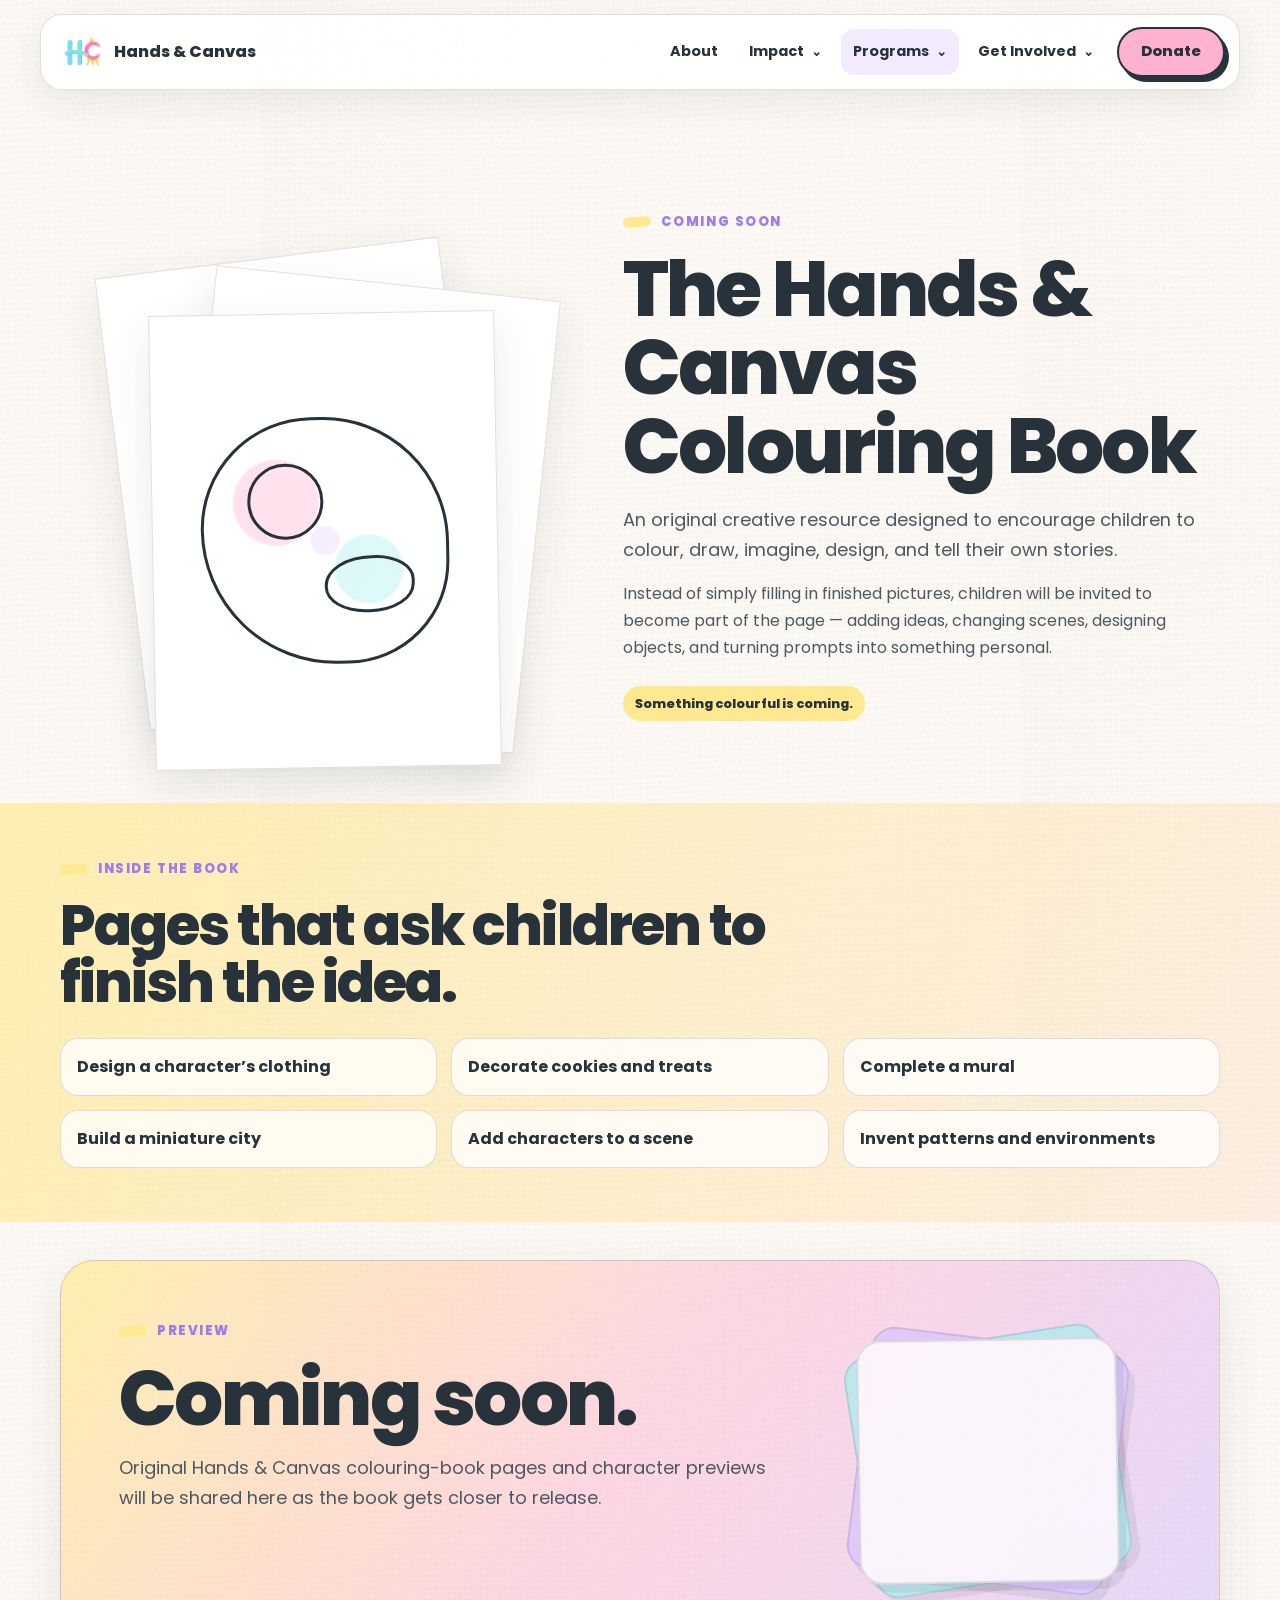
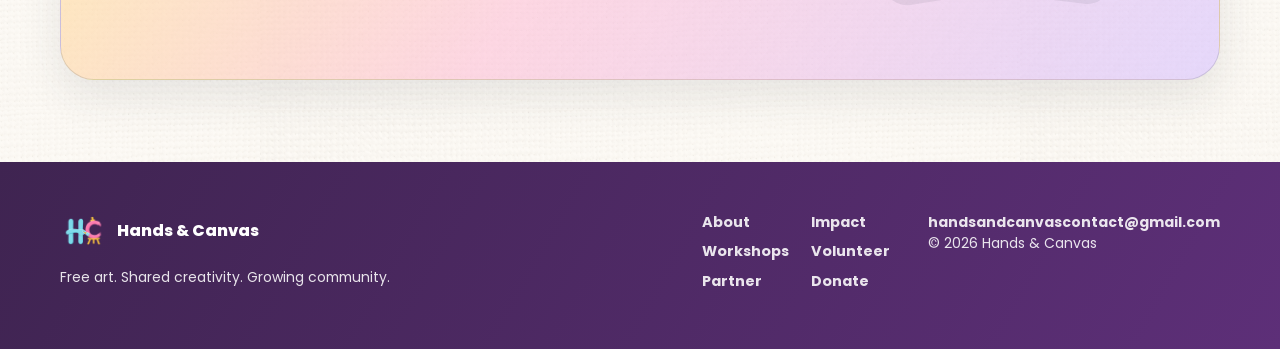
<file: colouring-book.html>
<!DOCTYPE html>
<html lang="en">
<head>
<meta charset="UTF-8">
<meta name="viewport" content="width=device-width,initial-scale=1.0">
<meta name="description" content="Hands & Canvas — free art programming, creative resources, community partnerships, and youth-led arts access.">
<link rel="icon" type="image/png" sizes="32x32" href="assets/hc-favicon-32.png"><link rel="apple-touch-icon" href="assets/hc-apple-touch.png"><title>Colouring Book | Hands & Canvas</title>
<link rel="preconnect" href="https://fonts.googleapis.com">
<link rel="preconnect" href="https://fonts.gstatic.com" crossorigin>
<link href="https://fonts.googleapis.com/css2?family=DM+Serif+Display:ital@0;1&family=Poppins:wght@400;500;600;700;800&display=swap" rel="stylesheet">
<link rel="stylesheet" href="styles.css">
</head>
<body>

<div class="nav-wrap" id="siteNav">
  <nav class="nav site-nav" aria-label="Primary navigation">
    <a class="brand" href="index.html" aria-label="Hands & Canvas home"><img class="brand-logo" src="assets/hc-logo.png" alt=""><span>Hands &amp; Canvas</span></a>
    <div class="nav-links">
      <a href="about.html" class="nav-top-link ">About</a>
      <div class="nav-item has-dropdown "><button class="nav-drop-toggle" type="button" aria-expanded="false">Impact <span>⌄</span></button><div class="dropdown-menu"><a href="impact.html"><strong>Impact Overview</strong><small>Numbers, photographs &amp; community network</small></a><a href="timeline.html"><strong>Our Timeline</strong><small>Follow the story as the paint flows</small></a></div></div>
      <div class="nav-item has-dropdown active"><button class="nav-drop-toggle" type="button" aria-expanded="false">Programs <span>⌄</span></button><div class="dropdown-menu"><a href="workshops.html"><strong>Workshops</strong><small>Free hands-on art programming</small></a><a href="beyond.html"><strong>Beyond the Studio</strong><small>Create and contribute from anywhere</small></a><a href="colouring-book.html"><strong>Colouring Book</strong><small>Our interactive creative resource</small></a></div></div>
      <div class="nav-item has-dropdown "><button class="nav-drop-toggle" type="button" aria-expanded="false">Get Involved <span>⌄</span></button><div class="dropdown-menu"><a href="volunteer.html"><strong>Volunteer</strong><small>Find your way to create with us</small></a><a href="partner.html"><strong>Partner</strong><small>Bring Hands &amp; Canvas to your community</small></a></div></div>
      <a class="btn btn-pink nav-donate" href="donate.html">Donate</a>
    </div>
    <button class="nav-toggle" aria-label="Open navigation" aria-expanded="false">☰</button>
  </nav>
</div><main>

<section class="section">
  <div class="container">
    <div class="book-layout">
      <div class="book-stack reveal">
        <div class="page-sheet one"></div><div class="page-sheet two"></div>
        <div class="page-sheet three"><div class="book-doodle"></div></div>
      </div>
      <div class="reveal">
        <span class="kicker">Coming Soon</span>
        <h1 class="mt-16" style="font-size:clamp(3rem,6vw,5.6rem)">The Hands &amp; Canvas Colouring Book</h1>
        <p class="lede mt-20">An original creative resource designed to encourage children to colour, draw, imagine, design, and tell their own stories.</p>
        <p class="mt-16">Instead of simply filling in finished pictures, children will be invited to become part of the page — adding ideas, changing scenes, designing objects, and turning prompts into something personal.</p>
        <span class="tag mt-24">Something colourful is coming.</span>
      </div>
    </div>
  </div>
</section>

<section class="section-tight color-section soft-yellow">
  <div class="container">
    <div class="max-850 reveal">
      <span class="kicker">Inside the book</span>
      <h2 class="mt-16">Pages that ask children to finish the idea.</h2>
    </div>
    <div class="prompt-grid">
      <div class="prompt reveal">Design a character’s clothing</div>
      <div class="prompt reveal">Decorate cookies and treats</div>
      <div class="prompt reveal">Complete a mural</div>
      <div class="prompt reveal">Build a miniature city</div>
      <div class="prompt reveal">Add characters to a scene</div>
      <div class="prompt reveal">Invent patterns and environments</div>
    </div>
  </div>
</section>

<section class="section colouring-coming-section">
  <div class="container">
    <div class="colouring-coming-card reveal">
      <span class="kicker">Preview</span>
      <h2 class="mt-16">Coming soon.</h2>
      <p class="lede mt-16">Original Hands &amp; Canvas colouring-book pages and character previews will be shared here as the book gets closer to release.</p>
      <div class="coming-page-stack" aria-hidden="true"><span></span><span></span><span></span></div>
    </div>
  </div>
</section>

</main>

<footer>
  <div class="container footer-grid">
    <div><a class="brand" href="index.html"><img class="brand-logo" src="assets/hc-logo.png" alt=""><span>Hands &amp; Canvas</span></a><p class="small mt-16">Free art. Shared creativity. Growing community.</p></div>
    <div class="footer-links"><a href="about.html">About</a><a href="impact.html">Impact</a><a href="workshops.html">Workshops</a><a href="volunteer.html">Volunteer</a><a href="partner.html">Partner</a><a href="donate.html">Donate</a></div>
    <div class="small"><a href="mailto:handsandcanvascontact@gmail.com">handsandcanvascontact@gmail.com</a><br>© 2026 Hands &amp; Canvas</div>
  </div>
</footer>
<div class="toast" role="status" aria-live="polite"></div>
<script src="script.js"></script>

</body>
</html>
</file>
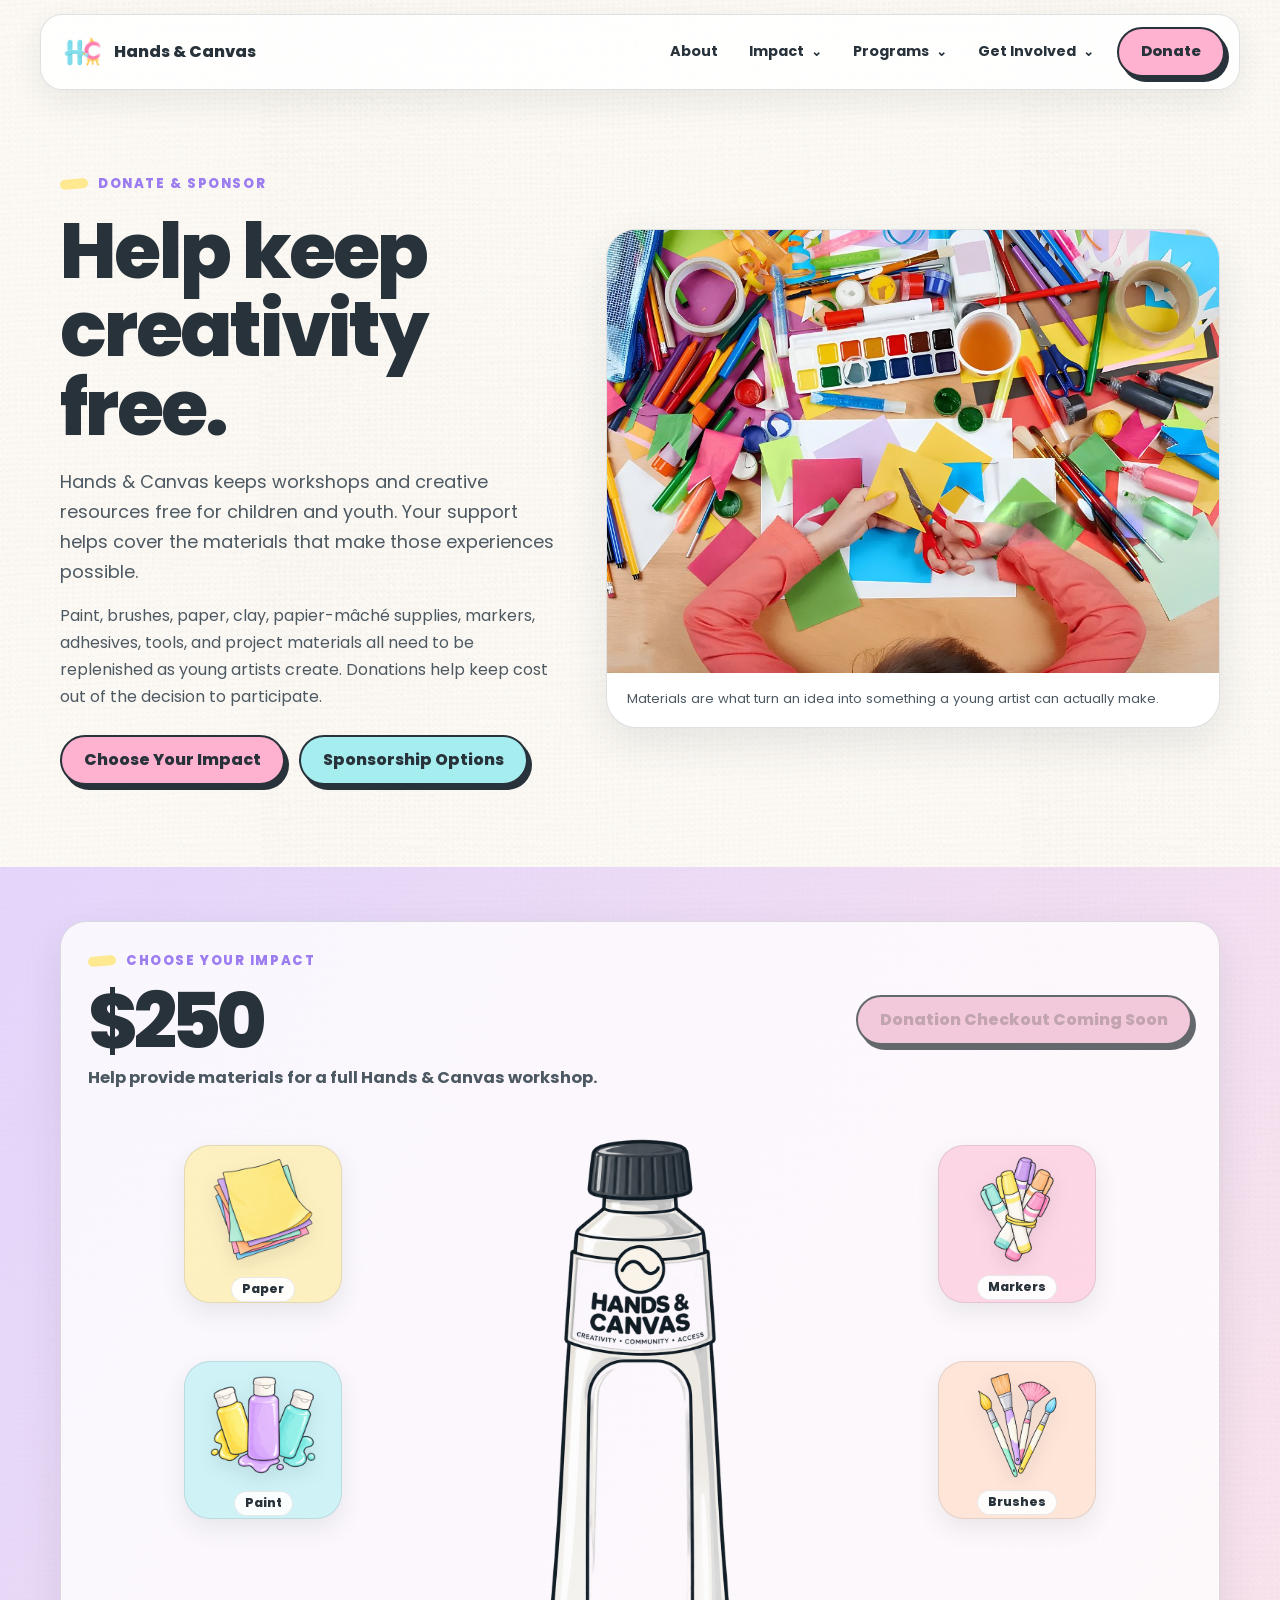
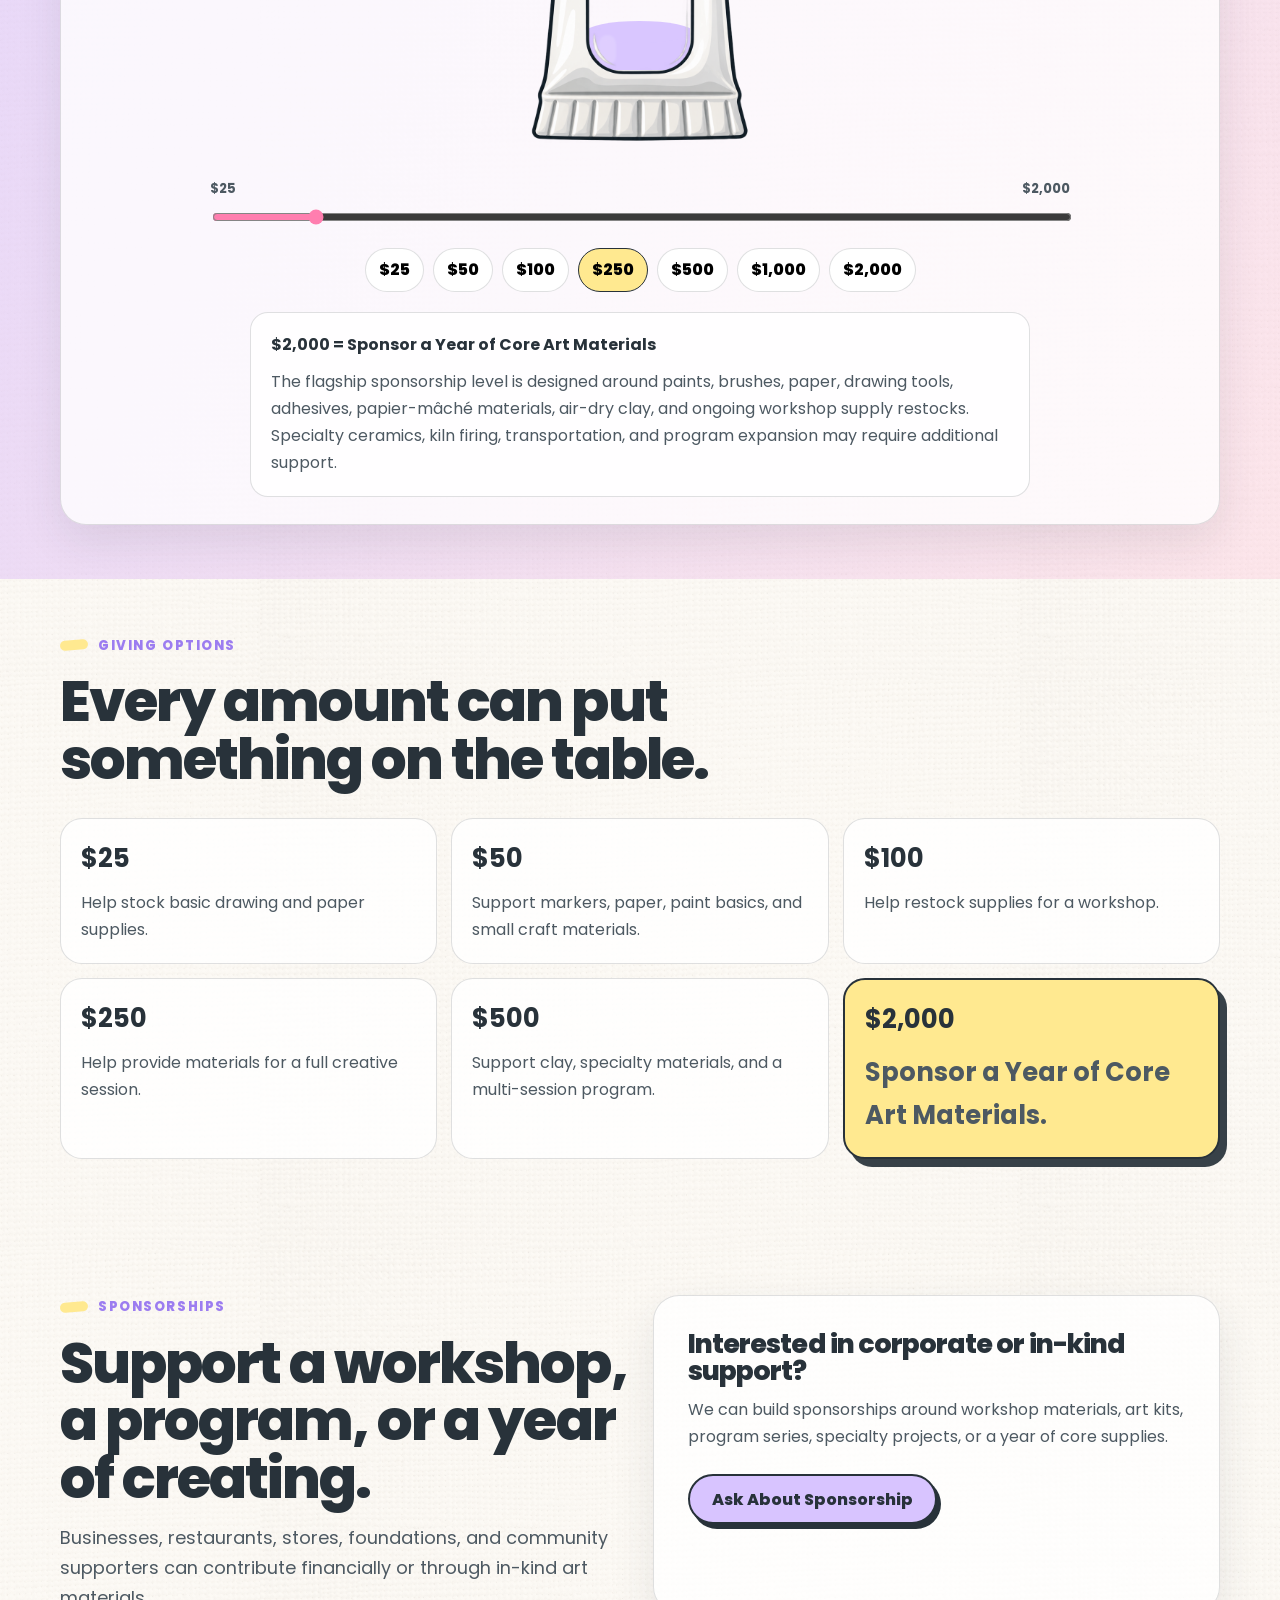
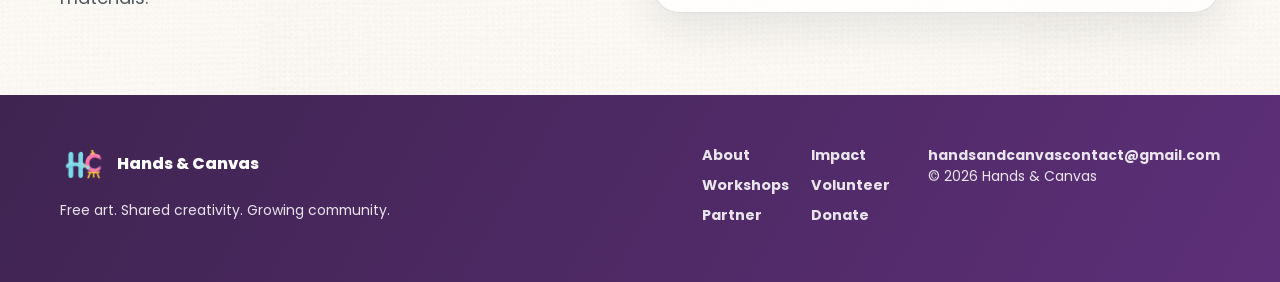
<file: donate.html>
<!DOCTYPE html>
<html lang="en">
<head>
<meta charset="UTF-8">
<meta name="viewport" content="width=device-width,initial-scale=1.0">
<meta name="description" content="Hands & Canvas — free art programming, creative resources, community partnerships, and youth-led arts access.">
<link rel="icon" type="image/png" sizes="32x32" href="assets/hc-favicon-32.png"><link rel="apple-touch-icon" href="assets/hc-apple-touch.png"><title>Donate & Sponsor | Hands & Canvas</title>
<link rel="preconnect" href="https://fonts.googleapis.com">
<link rel="preconnect" href="https://fonts.gstatic.com" crossorigin>
<link href="https://fonts.googleapis.com/css2?family=DM+Serif+Display:ital@0;1&family=Poppins:wght@400;500;600;700;800&display=swap" rel="stylesheet">
<link rel="stylesheet" href="styles.css">
</head>
<body>

<div class="nav-wrap" id="siteNav">
  <nav class="nav site-nav" aria-label="Primary navigation">
    <a class="brand" href="index.html" aria-label="Hands & Canvas home"><img class="brand-logo" src="assets/hc-logo.png" alt=""><span>Hands &amp; Canvas</span></a>
    <div class="nav-links">
      <a href="about.html" class="nav-top-link ">About</a>
      <div class="nav-item has-dropdown "><button class="nav-drop-toggle" type="button" aria-expanded="false">Impact <span>⌄</span></button><div class="dropdown-menu"><a href="impact.html"><strong>Impact Overview</strong><small>Numbers, photographs &amp; community network</small></a><a href="timeline.html"><strong>Our Timeline</strong><small>Follow the story as the paint flows</small></a></div></div>
      <div class="nav-item has-dropdown "><button class="nav-drop-toggle" type="button" aria-expanded="false">Programs <span>⌄</span></button><div class="dropdown-menu"><a href="workshops.html"><strong>Workshops</strong><small>Free hands-on art programming</small></a><a href="beyond.html"><strong>Beyond the Studio</strong><small>Create and contribute from anywhere</small></a><a href="colouring-book.html"><strong>Colouring Book</strong><small>Our interactive creative resource</small></a></div></div>
      <div class="nav-item has-dropdown "><button class="nav-drop-toggle" type="button" aria-expanded="false">Get Involved <span>⌄</span></button><div class="dropdown-menu"><a href="volunteer.html"><strong>Volunteer</strong><small>Find your way to create with us</small></a><a href="partner.html"><strong>Partner</strong><small>Bring Hands &amp; Canvas to your community</small></a></div></div>
      <a class="btn btn-pink nav-donate" href="donate.html">Donate</a>
    </div>
    <button class="nav-toggle" aria-label="Open navigation" aria-expanded="false">☰</button>
  </nav>
</div><main>

<section class="section">
  <div class="container donate-hero-grid">
    <div class="reveal">
      <span class="kicker">Donate &amp; Sponsor</span>
      <h1 class="mt-16" style="font-size:clamp(3rem,6vw,5.6rem)">Help keep creativity free.</h1>
      <p class="lede mt-20">Hands &amp; Canvas keeps workshops and creative resources free for children and youth. Your support helps cover the materials that make those experiences possible.</p>
      <p class="mt-16">Paint, brushes, paper, clay, papier-mâché supplies, markers, adhesives, tools, and project materials all need to be replenished as young artists create. Donations help keep cost out of the decision to participate.</p>
      <div class="btn-row mt-24"><a class="btn btn-pink" href="#give">Choose Your Impact</a><a class="btn btn-teal" href="#sponsor">Sponsorship Options</a></div>
    </div>
    <figure class="donate-stock-card reveal">
      <img src="assets/donate-art-supplies.jpg" alt="A colourful table filled with art supplies and paper for a creative activity">
      <figcaption>Materials are what turn an idea into something a young artist can actually make.</figcaption>
    </figure>
  </div>
</section>

<section class="section-tight color-section soft-purple" id="give">
  <div class="container">
    <div class="paint-lab surface reveal">
      <div class="donation-top">
        <div>
          <span class="kicker">Choose your impact</span>
          <div class="amount-display mt-12" data-amount-display>$250</div>
          <div class="amount-caption" data-amount-caption>Help provide materials for a full Hands &amp; Canvas workshop.</div>
        </div>
        <button class="btn btn-pink donation-coming-button" type="button" disabled aria-disabled="true">Donation Checkout Coming Soon</button>
      </div>

      <div class="tube-stage">
        <div class="tube-visual donation-tube" id="donationTube" aria-label="Hands & Canvas paint tube filling with the selected donation amount">
          <div class="tube-window-mask" aria-hidden="true">
            <div class="tube-paint-fill" id="tubePaintFill"></div>
          </div>
          <img src="assets/hands-canvas-paint-tube.png" alt="Hands & Canvas illustrated paint tube">
        </div>

        <figure class="material paper" data-threshold="25" aria-label="Paper">
          <img src="assets/paper-stack.png" alt="Stack of colourful paper">
          <figcaption>Paper</figcaption>
        </figure>

        <figure class="material markers" data-threshold="50" aria-label="Markers">
          <img src="assets/marker-bundle.png" alt="Bundle of colourful markers">
          <figcaption>Markers</figcaption>
        </figure>

        <figure class="material paint" data-threshold="100" aria-label="Paint">
          <img src="assets/paint-bottles.png" alt="Three colourful paint bottles">
          <figcaption>Paint</figcaption>
        </figure>

        <figure class="material brushes" data-threshold="250" aria-label="Brushes">
          <img src="assets/paint-brushes.png" alt="Set of paint brushes">
          <figcaption>Brushes</figcaption>
        </figure>

        <figure class="material clay" data-threshold="500" aria-label="Clay">
          <img src="assets/clay-chunk.svg" alt="Chunk of clay">
          <figcaption>Clay</figcaption>
        </figure>

        <figure class="material kit" data-threshold="1000" aria-label="Art Kits">
          <img src="assets/art-kit-bag.png" alt="Art kit tote bag full of supplies">
          <figcaption>Art Kits</figcaption>
        </figure>
      </div>

      <div class="slider-wrap">
        <div class="slider-labels"><span>$25</span><span>$2,000</span></div>
        <input id="donationAmount" type="range" min="25" max="2000" step="25" value="250" aria-label="Donation amount">
        <div class="quick-amounts">
          <button type="button" data-quick-amount="25">$25</button>
          <button type="button" data-quick-amount="50">$50</button>
          <button type="button" data-quick-amount="100">$100</button>
          <button type="button" data-quick-amount="250" class="active">$250</button>
          <button type="button" data-quick-amount="500">$500</button>
          <button type="button" data-quick-amount="1000">$1,000</button>
          <button type="button" data-quick-amount="2000">$2,000</button>
        </div>
        <div class="impact-copy">
          <strong>$2,000 = Sponsor a Year of Core Art Materials</strong>
          <p class="mt-12">The flagship sponsorship level is designed around paints, brushes, paper, drawing tools, adhesives, papier-mâché materials, air-dry clay, and ongoing workshop supply restocks. Specialty ceramics, kiln firing, transportation, and program expansion may require additional support.</p>
        </div>
      </div>
    </div>
  </div>
</section>

<section class="section-tight">
  <div class="container">
    <div class="max-850 reveal">
      <span class="kicker">Giving options</span>
      <h2 class="mt-16">Every amount can put something on the table.</h2>
    </div>
    <div class="donation-tier-grid">
      <div class="tier reveal"><strong>$25</strong><p class="mt-12">Help stock basic drawing and paper supplies.</p></div>
      <div class="tier reveal"><strong>$50</strong><p class="mt-12">Support markers, paper, paint basics, and small craft materials.</p></div>
      <div class="tier reveal"><strong>$100</strong><p class="mt-12">Help restock supplies for a workshop.</p></div>
      <div class="tier reveal"><strong>$250</strong><p class="mt-12">Help provide materials for a full creative session.</p></div>
      <div class="tier reveal"><strong>$500</strong><p class="mt-12">Support clay, specialty materials, and a multi-session program.</p></div>
      <div class="tier featured reveal"><strong>$2,000</strong><p class="mt-12"><strong>Sponsor a Year of Core Art Materials.</strong></p></div>
    </div>
  </div>
</section>

<section class="section" id="sponsor">
  <div class="container">
    <div class="grid-2">
      <div class="reveal">
        <span class="kicker">Sponsorships</span>
        <h2 class="mt-16">Support a workshop, a program, or a year of creating.</h2>
        <p class="lede mt-16">Businesses, restaurants, stores, foundations, and community supporters can contribute financially or through in-kind art materials.</p>
      </div>
      <div class="surface reveal" style="padding:34px">
        <h3>Interested in corporate or in-kind support?</h3>
        <p class="mt-12">We can build sponsorships around workshop materials, art kits, program series, specialty projects, or a year of core supplies.</p>
        <div class="btn-row mt-24"><a class="btn btn-purple" href="mailto:handsandcanvascontact@gmail.com?subject=Hands%20%26%20Canvas%20Sponsorship%20Inquiry">Ask About Sponsorship</a></div>
      </div>
    </div>
  </div>
</section>

</main>

<footer>
  <div class="container footer-grid">
    <div><a class="brand" href="index.html"><img class="brand-logo" src="assets/hc-logo.png" alt=""><span>Hands &amp; Canvas</span></a><p class="small mt-16">Free art. Shared creativity. Growing community.</p></div>
    <div class="footer-links"><a href="about.html">About</a><a href="impact.html">Impact</a><a href="workshops.html">Workshops</a><a href="volunteer.html">Volunteer</a><a href="partner.html">Partner</a><a href="donate.html">Donate</a></div>
    <div class="small"><a href="mailto:handsandcanvascontact@gmail.com">handsandcanvascontact@gmail.com</a><br>© 2026 Hands &amp; Canvas</div>
  </div>
</footer>
<div class="toast" role="status" aria-live="polite"></div>
<script src="script.js"></script>

</body>
</html>
</file>
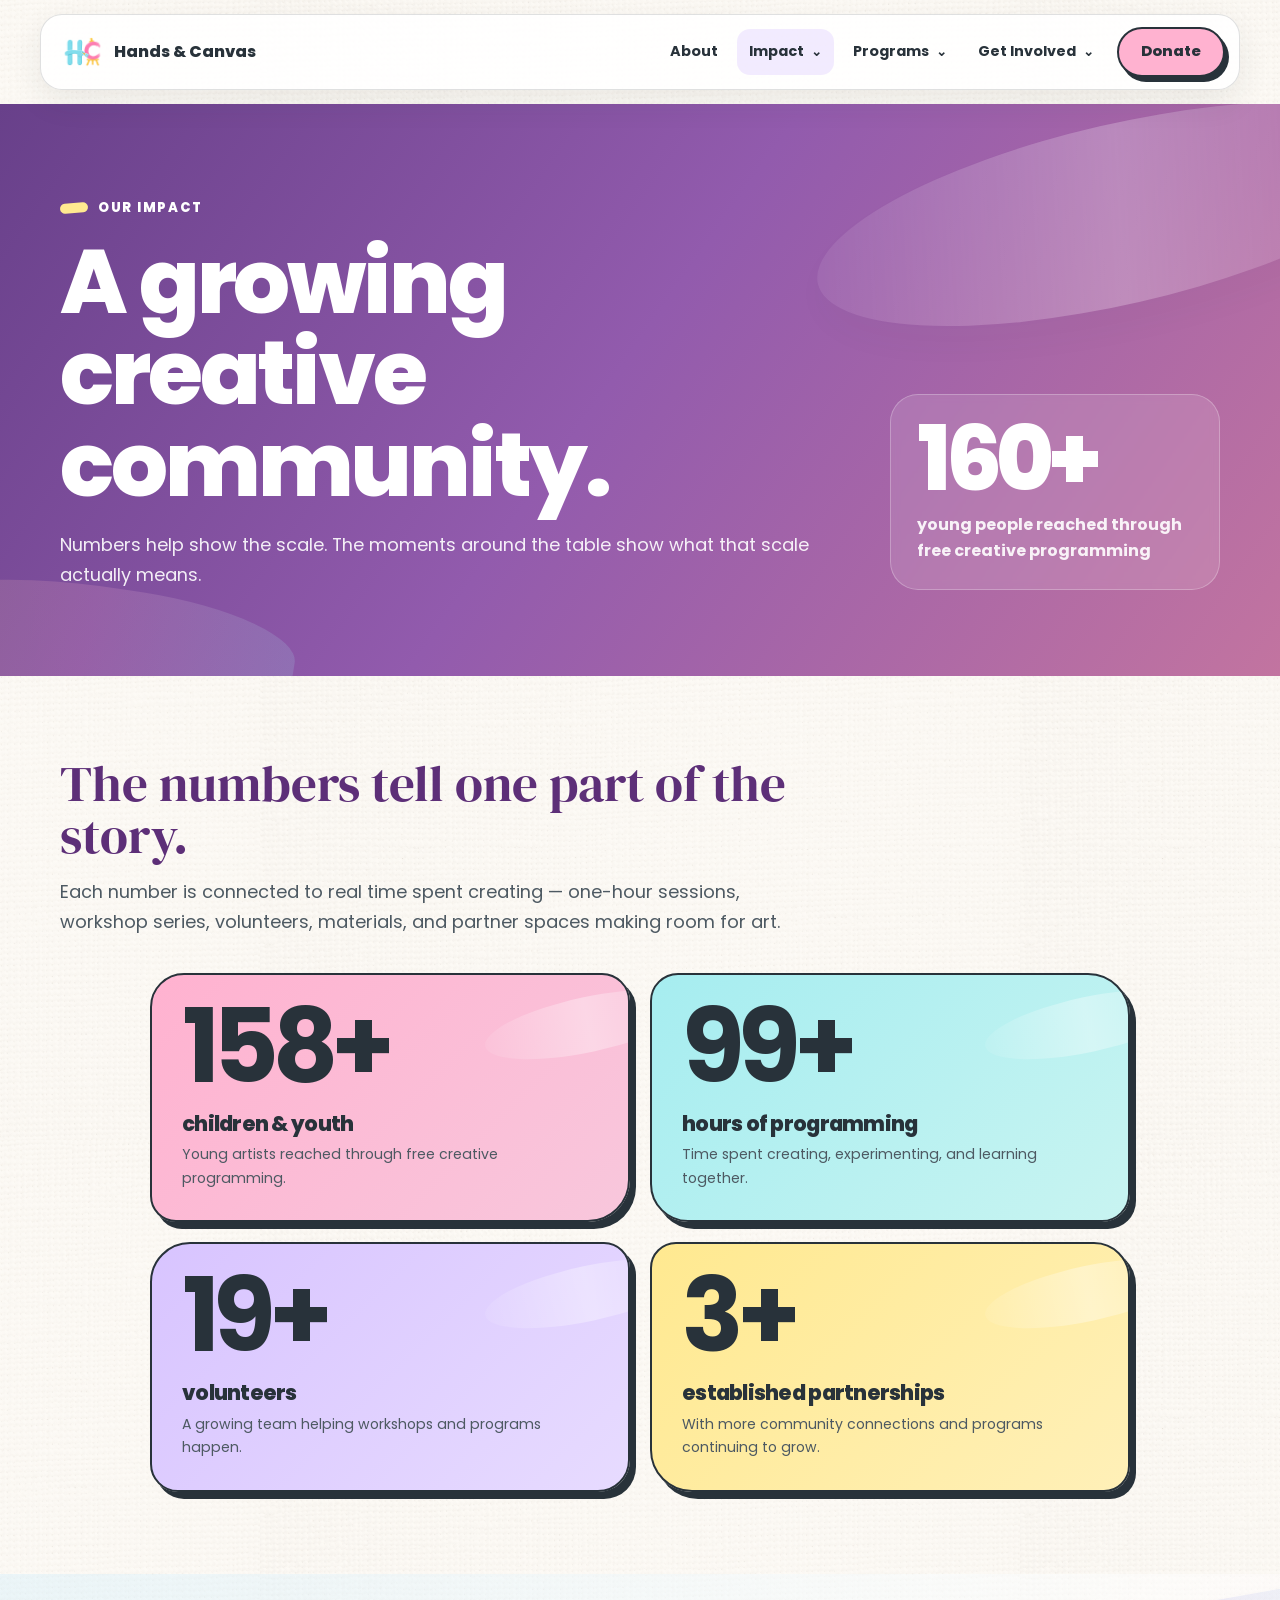
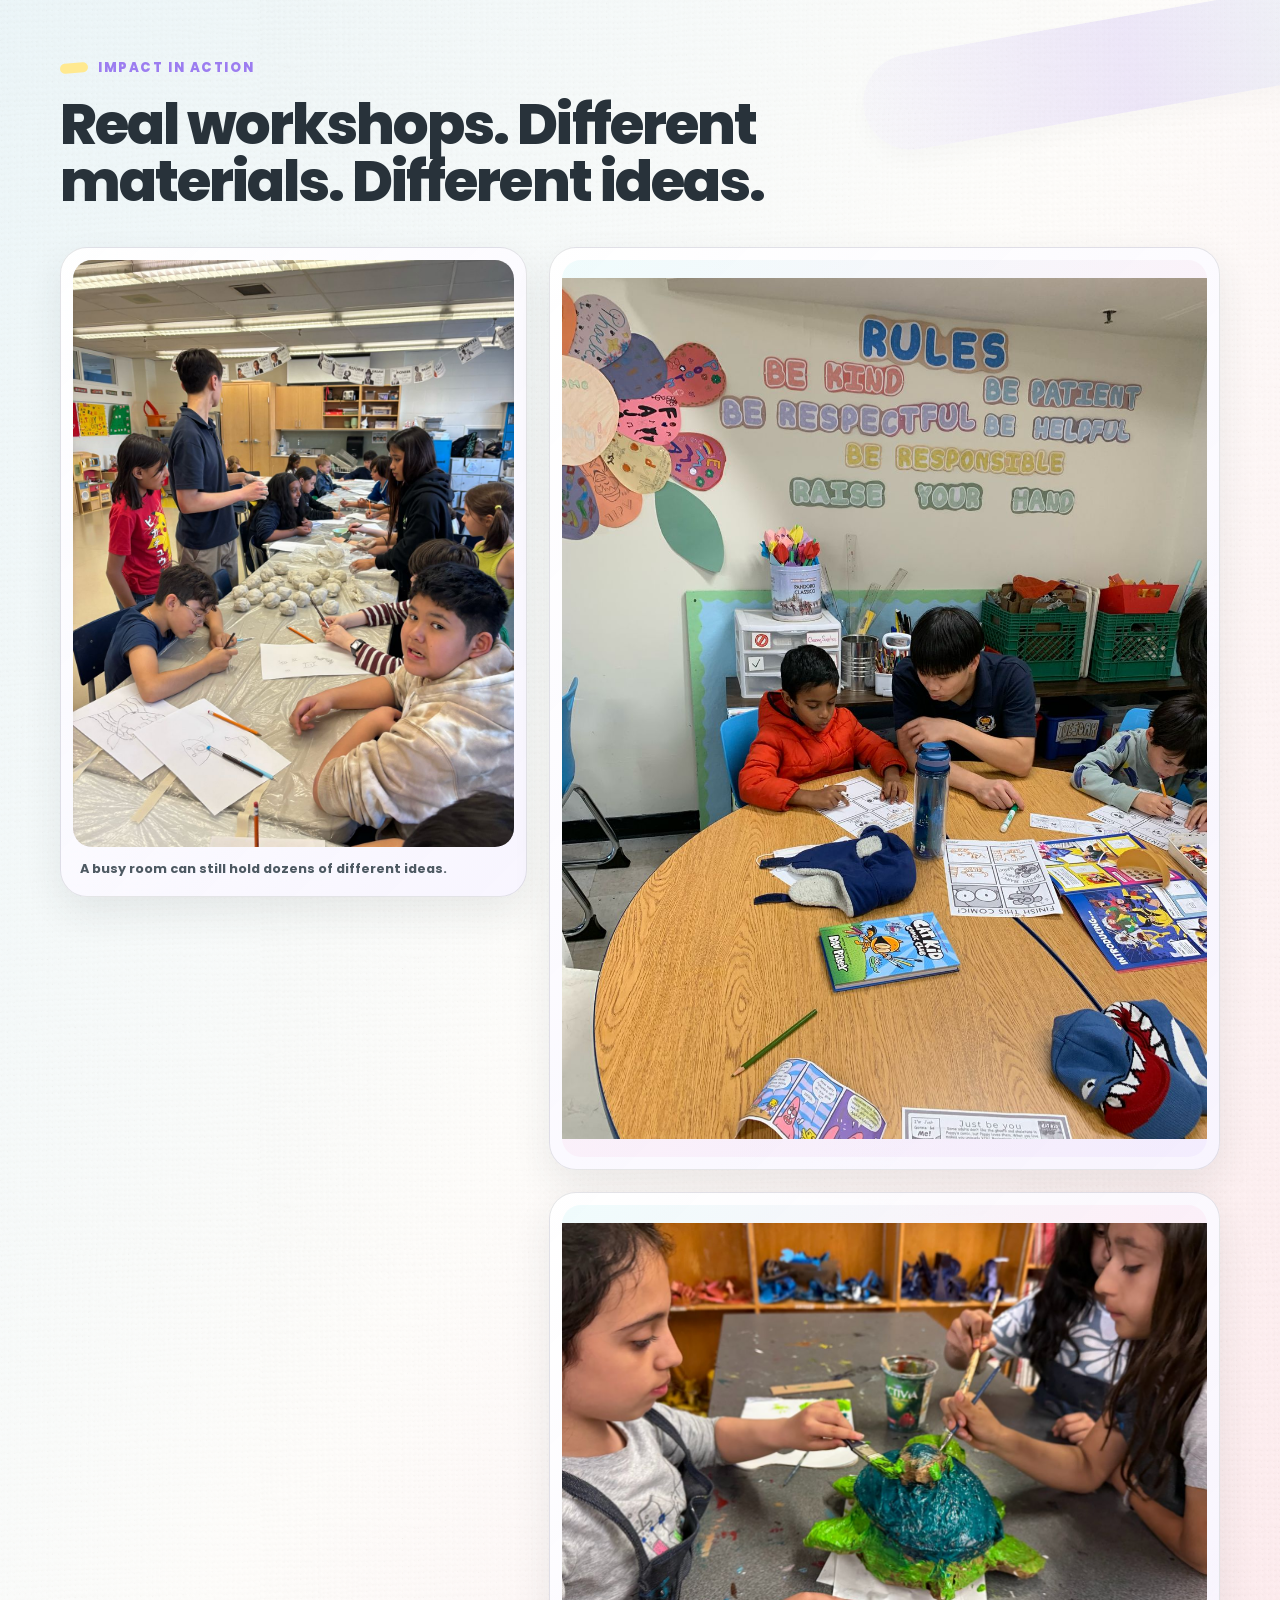
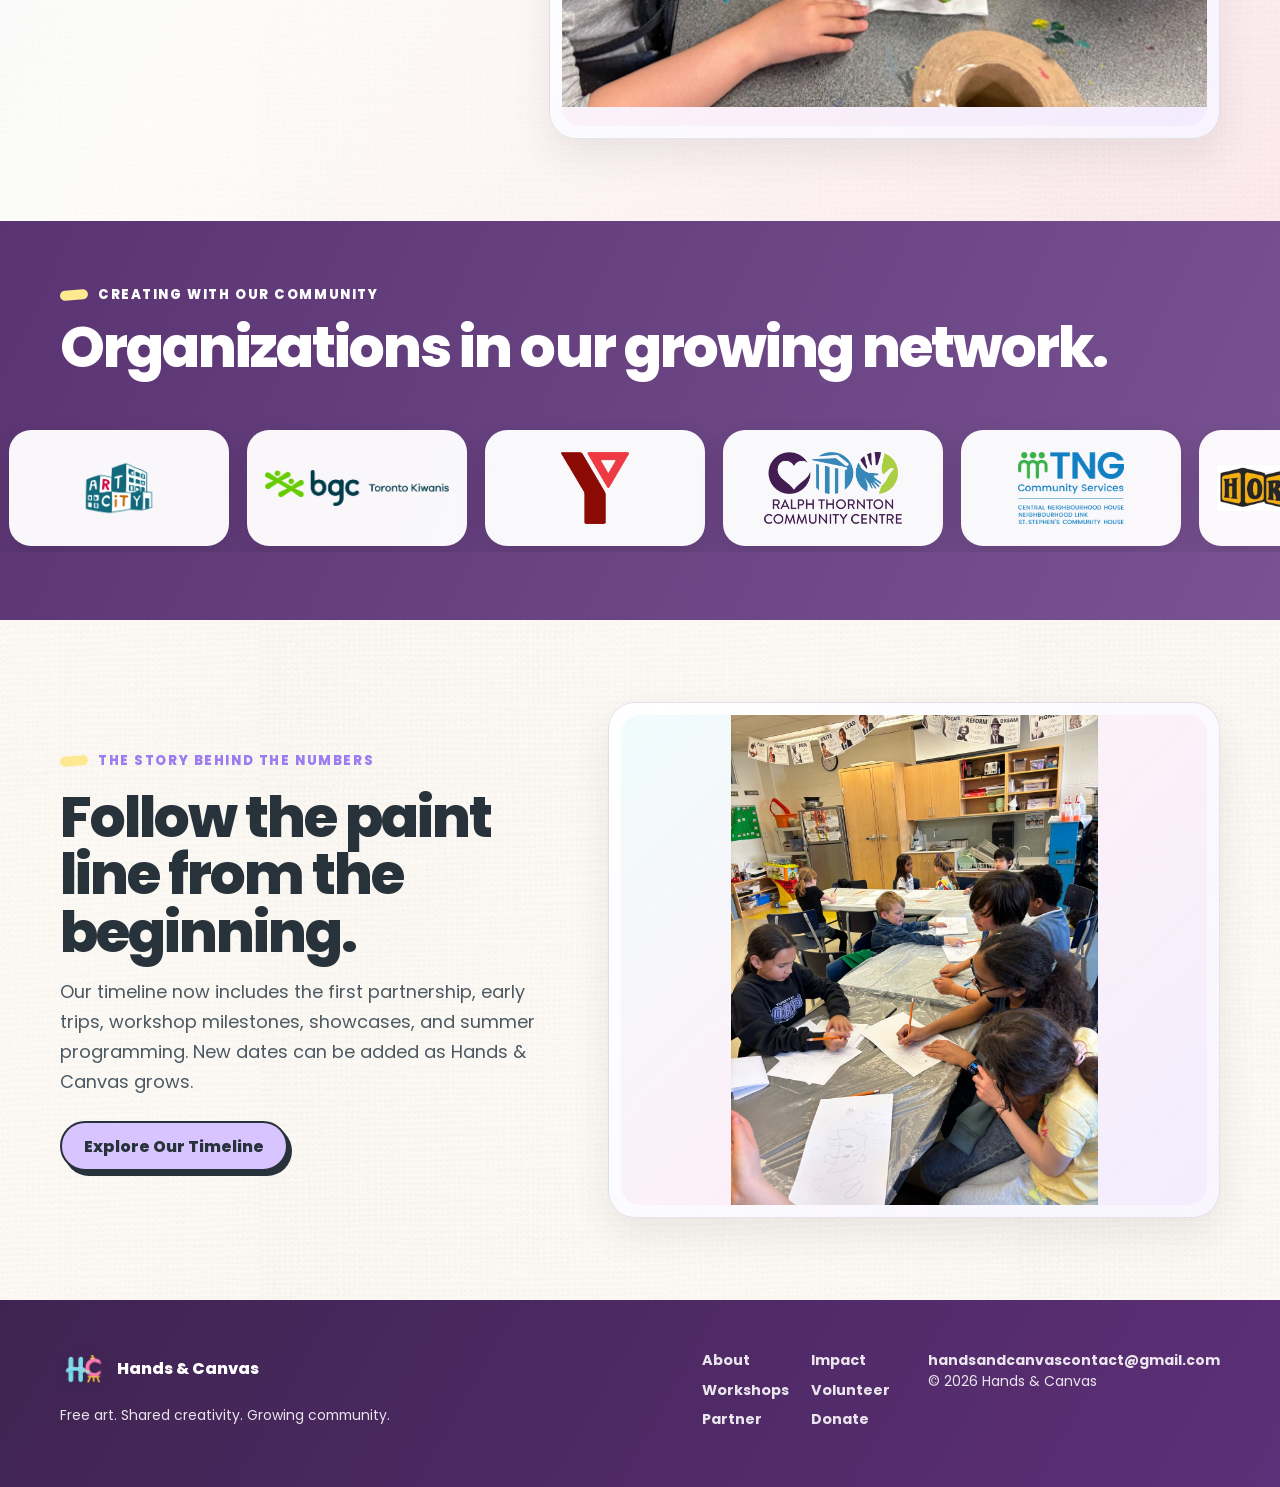
<file: impact.html>
<!DOCTYPE html><html lang="en"><head><meta charset="UTF-8"><meta name="viewport" content="width=device-width,initial-scale=1.0"><meta name="description" content="Hands & Canvas — free art programming, creative resources, community partnerships, and youth-led arts access."><meta name="theme-color" content="#fdfaf5"><title>Impact | Hands & Canvas</title><link rel="icon" type="image/png" sizes="32x32" href="assets/hc-favicon-32.png"><link rel="icon" type="image/png" sizes="64x64" href="assets/hc-favicon-64.png"><link rel="apple-touch-icon" href="assets/hc-apple-touch.png"><link rel="preconnect" href="https://fonts.googleapis.com"><link rel="preconnect" href="https://fonts.gstatic.com" crossorigin><link href="https://fonts.googleapis.com/css2?family=DM+Serif+Display:ital@0;1&family=Poppins:wght@400;500;600;700;800&display=swap" rel="stylesheet"><link rel="stylesheet" href="styles.css"></head><body><div class="nav-wrap" id="siteNav">
  <nav class="nav site-nav" aria-label="Primary navigation">
    <a class="brand" href="index.html" aria-label="Hands & Canvas home"><img class="brand-logo" src="assets/hc-logo.png" alt=""><span>Hands &amp; Canvas</span></a>
    <div class="nav-links">
      <a href="about.html" class="nav-top-link ">About</a>
      <div class="nav-item has-dropdown active"><button class="nav-drop-toggle" type="button" aria-expanded="false">Impact <span>⌄</span></button><div class="dropdown-menu"><a href="impact.html"><strong>Impact Overview</strong><small>Numbers, photographs &amp; community network</small></a><a href="timeline.html"><strong>Our Timeline</strong><small>Follow the story as the paint flows</small></a></div></div>
      <div class="nav-item has-dropdown "><button class="nav-drop-toggle" type="button" aria-expanded="false">Programs <span>⌄</span></button><div class="dropdown-menu"><a href="workshops.html"><strong>Workshops</strong><small>Free hands-on art programming</small></a><a href="beyond.html"><strong>Beyond the Studio</strong><small>Create and contribute from anywhere</small></a><a href="colouring-book.html"><strong>Colouring Book</strong><small>Our interactive creative resource</small></a></div></div>
      <div class="nav-item has-dropdown "><button class="nav-drop-toggle" type="button" aria-expanded="false">Get Involved <span>⌄</span></button><div class="dropdown-menu"><a href="volunteer.html"><strong>Volunteer</strong><small>Find your way to create with us</small></a><a href="partner.html"><strong>Partner</strong><small>Bring Hands &amp; Canvas to your community</small></a></div></div>
      <a class="btn btn-pink nav-donate" href="donate.html">Donate</a>
    </div>
    <button class="nav-toggle" aria-label="Open navigation" aria-expanded="false">☰</button>
  </nav>
</div><main>
<section class="page-hero-gradient impact-gradient-hero decorated-gradient"><div class="container impact-hero-grid"><div class="reveal"><span class="kicker light-kicker">Our Impact</span><h1 class="mt-16">A growing creative community.</h1><p class="lede mt-20">Numbers help show the scale. The moments around the table show what that scale actually means.</p></div><div class="hero-stat-quote reveal"><span>160+</span><p>young people reached through free creative programming</p></div></div></section>
<section class="section impact-stats-clean"><div class="container"><div class="impact-stat-intro reveal"><span class="editorial-serif">The numbers tell one part of the story.</span><p class="lede mt-16">Each number is connected to real time spent creating — one-hour sessions, workshop series, volunteers, materials, and partner spaces making room for art.</p></div><div class="impact-stat-grid-v10 mt-36"><article class="impact-stat-v10 pink reveal"><strong data-count="160">0</strong><h3>children &amp; youth</h3><p>Young artists reached through free creative programming.</p></article><article class="impact-stat-v10 teal reveal"><strong data-count="100">0</strong><h3>hours of programming</h3><p>Time spent creating, experimenting, and learning together.</p></article><article class="impact-stat-v10 purple reveal"><strong data-count="20">0</strong><h3>volunteers</h3><p>A growing team helping workshops and programs happen.</p></article><article class="impact-stat-v10 yellow reveal"><strong data-count="4">0</strong><h3>established partnerships</h3><p>With more community connections and programs continuing to grow.</p></article></div></div></section>
<section class="section impact-photo-section decorated-soft"><div class="container"><div class="section-intro reveal"><span class="kicker">Impact in action</span><h2 class="mt-16">Real workshops. Different materials. Different ideas.</h2></div><div class="impact-photo-layout-v10 mt-36"><figure class="full-photo-card tall reveal"><img src="assets/clay-room-2.jpg" alt="Busy Hands & Canvas clay workshop"><figcaption>A busy room can still hold dozens of different ideas.</figcaption></figure><div class="impact-photo-stack-v10"><figure class="full-photo-card reveal"><img src="assets/comic-help.jpg" alt="Volunteer supporting a child during a drawing activity"><figcaption>Volunteer support can be as simple as helping someone get started.</figcaption></figure><figure class="full-photo-card reveal"><img src="assets/paint-turtle.jpg" alt="Children painting a handmade turtle sculpture"><figcaption>Projects move from building to painting to something completely personal.</figcaption></figure></div></div></div></section>
<section class="partner-belt-section partner-belt-v10"><div class="container belt-head reveal"><span class="kicker light-kicker">Creating with our community</span><h2>Organizations in our growing network.</h2></div><div class="partner-marquee"><div class="partner-track-v10"><div class="partner-logo-card"><img src="assets/art-city-logo.png" alt="Art City logo"></div><div class="partner-logo-card"><img src="assets/bgc-toronto-kiwanis.png" alt="BGC Toronto Kiwanis logo"></div><div class="partner-logo-card"><img src="assets/ymca-logo.png" alt="YMCA logo"></div><div class="partner-logo-card"><img src="assets/rtcc-logo.png" alt="Ralph Thornton Community Centre logo"></div><div class="partner-logo-card"><img src="assets/tng-logo.png" alt="The Neighbourhood Group Community Services logo"></div><div class="partner-logo-card"><img src="assets/horizons-logo.png" alt="Horizons logo"></div><div class="partner-logo-card"><img src="assets/bgc-stalbans.png" alt="BGC St. Alban's Club logo"></div><div class="partner-logo-card"><img src="assets/kcs-logo.png" alt="Kensington Community School logo"></div><div class="partner-logo-card"><img src="assets/ucc-logo.png" alt="Upper Canada College logo"></div><div class="partner-logo-card partner-name-card"><span>Regent Heights Public School</span></div><div class="partner-logo-card partner-name-card"><span>KickStart After School</span></div><div class="partner-logo-card partner-name-card"><span>BGC Greater Toronto</span></div><div class="partner-logo-card"><img src="assets/art-city-logo.png" alt="Art City logo"></div><div class="partner-logo-card"><img src="assets/bgc-toronto-kiwanis.png" alt="BGC Toronto Kiwanis logo"></div><div class="partner-logo-card"><img src="assets/ymca-logo.png" alt="YMCA logo"></div><div class="partner-logo-card"><img src="assets/rtcc-logo.png" alt="Ralph Thornton Community Centre logo"></div><div class="partner-logo-card"><img src="assets/tng-logo.png" alt="The Neighbourhood Group Community Services logo"></div><div class="partner-logo-card"><img src="assets/horizons-logo.png" alt="Horizons logo"></div><div class="partner-logo-card"><img src="assets/bgc-stalbans.png" alt="BGC St. Alban's Club logo"></div><div class="partner-logo-card"><img src="assets/kcs-logo.png" alt="Kensington Community School logo"></div><div class="partner-logo-card"><img src="assets/ucc-logo.png" alt="Upper Canada College logo"></div><div class="partner-logo-card partner-name-card"><span>Regent Heights Public School</span></div><div class="partner-logo-card partner-name-card"><span>KickStart After School</span></div><div class="partner-logo-card partner-name-card"><span>BGC Greater Toronto</span></div></div></div></section>
<section class="section"><div class="container impact-next-grid"><div class="reveal"><span class="kicker">The story behind the numbers</span><h2 class="mt-16">Follow the paint line from the beginning.</h2><p class="lede mt-16">Our timeline now includes the first partnership, early trips, workshop milestones, showcases, and summer programming. New dates can be added as Hands &amp; Canvas grows.</p><a class="btn btn-purple mt-24" href="timeline.html">Explore Our Timeline</a></div><figure class="full-photo-card reveal"><img src="assets/drawing-room.jpg" alt="Young artists drawing together at a workshop"></figure></div></section></main><footer><div class="container footer-grid"><div><a class="brand" href="index.html"><img class="brand-logo footer-logo" src="assets/hc-logo.png" alt=""><span>Hands &amp; Canvas</span></a><p class="small mt-16">Free art. Shared creativity. Growing community.</p></div><div class="footer-links"><a href="about.html">About</a><a href="impact.html">Impact</a><a href="workshops.html">Workshops</a><a href="volunteer.html">Volunteer</a><a href="partner.html">Partner</a><a href="donate.html">Donate</a></div><div class="small"><a href="mailto:handsandcanvascontact@gmail.com">handsandcanvascontact@gmail.com</a><br>© 2026 Hands &amp; Canvas</div></div></footer><div class="toast" role="status" aria-live="polite"></div><script src="script.js"></script></body></html>
</file>
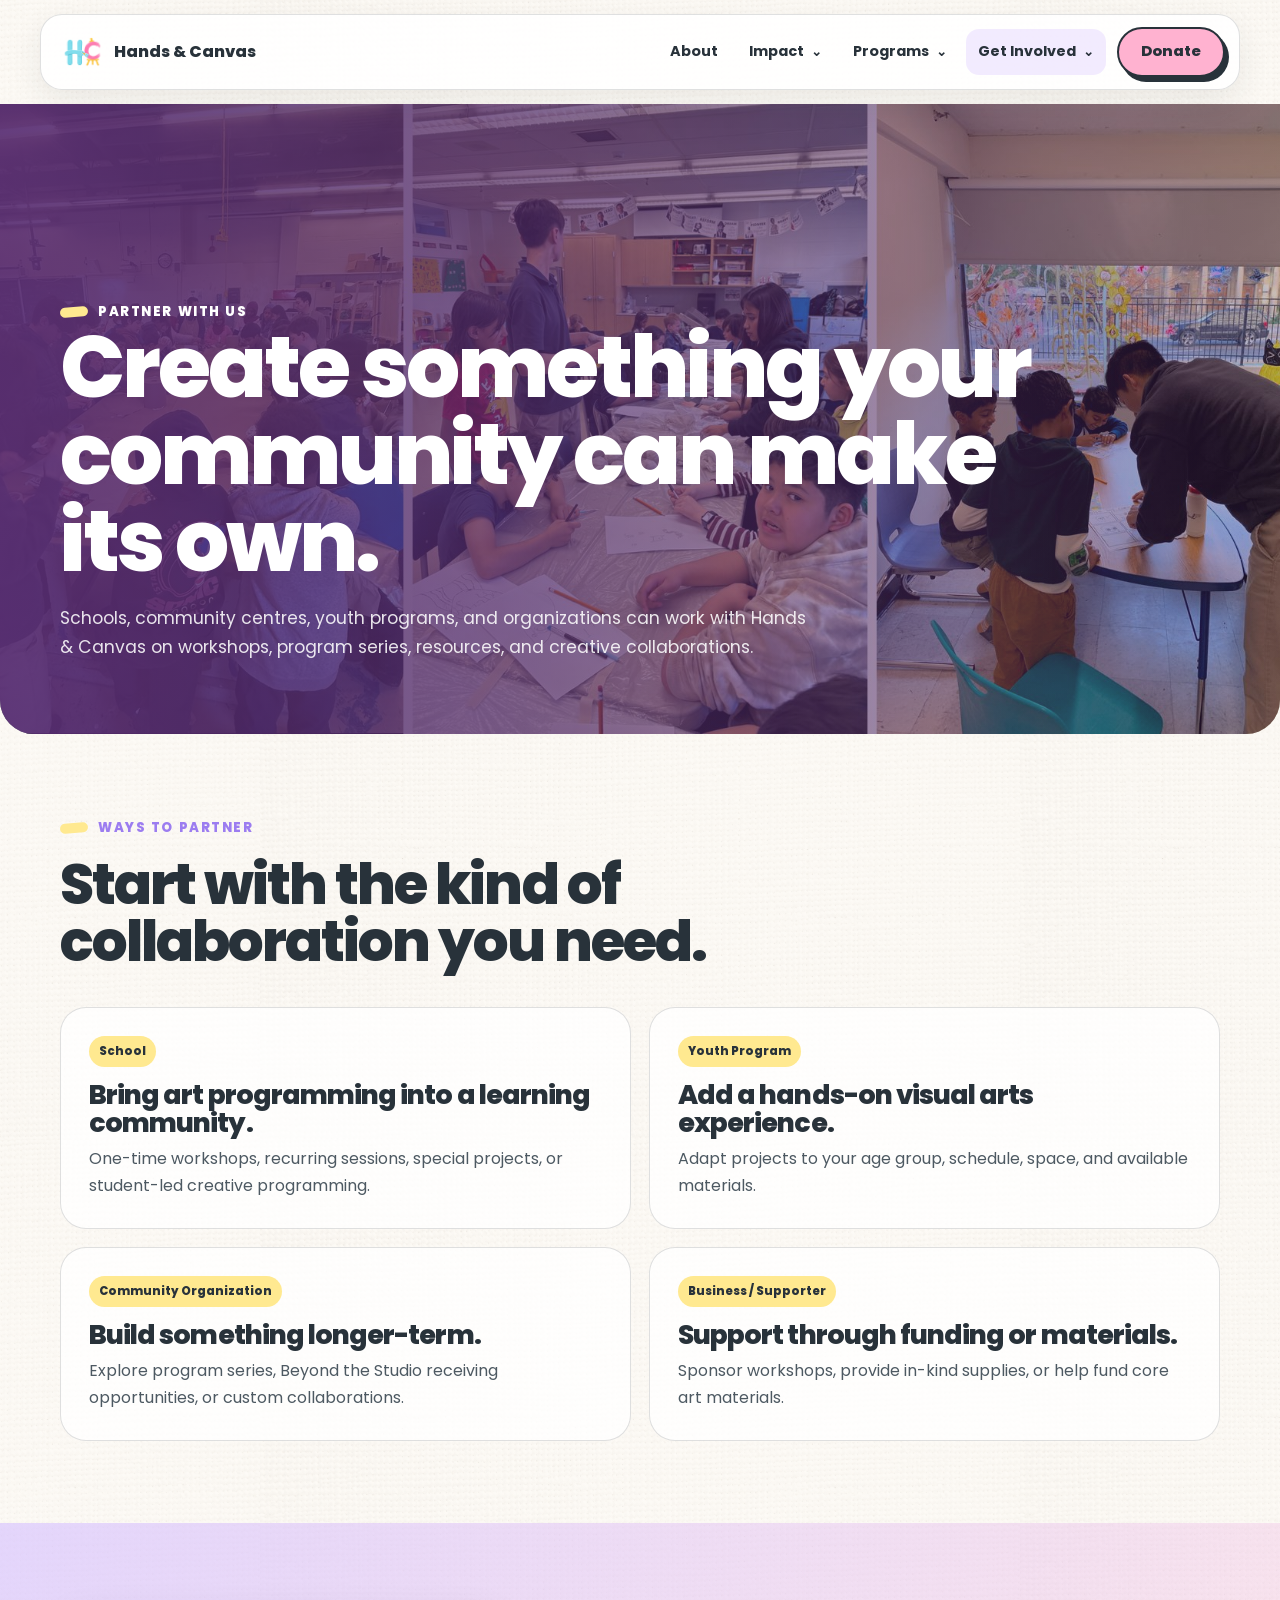
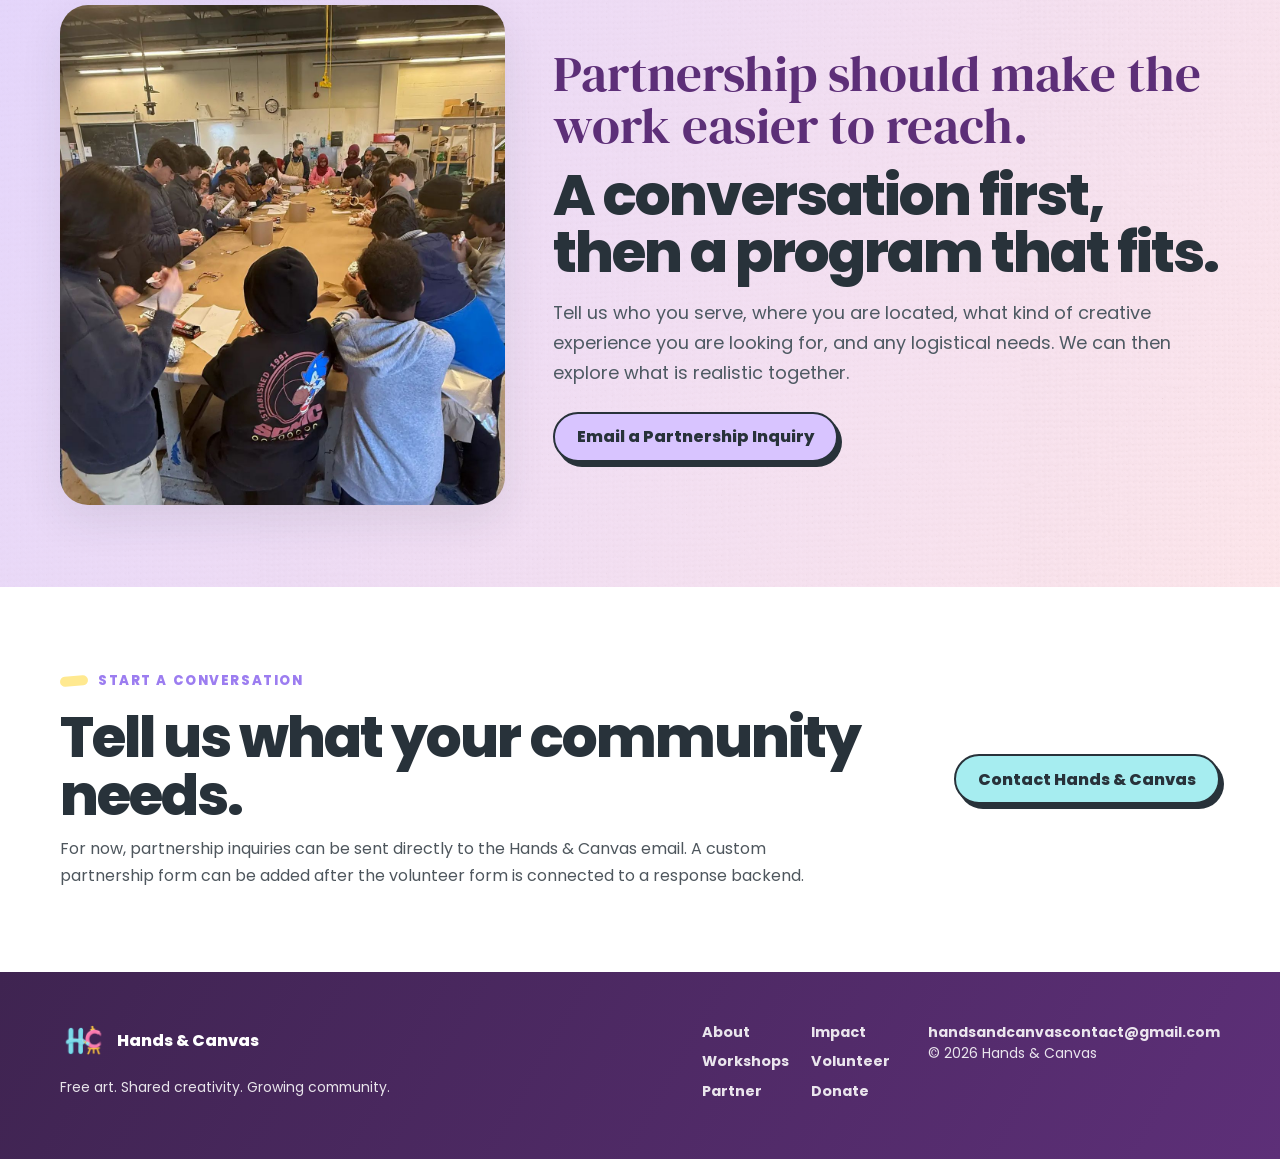
<file: partner.html>
<!DOCTYPE html><html lang="en"><head>
<meta charset="UTF-8"><meta name="viewport" content="width=device-width,initial-scale=1.0">
<link rel="icon" type="image/png" sizes="32x32" href="assets/hc-favicon-32.png"><link rel="apple-touch-icon" href="assets/hc-apple-touch.png"><title>Partner | Hands & Canvas</title>
<link rel="preconnect" href="https://fonts.googleapis.com"><link rel="preconnect" href="https://fonts.gstatic.com" crossorigin>
<link href="https://fonts.googleapis.com/css2?family=DM+Serif+Display:ital@0;1&family=Poppins:wght@400;500;600;700;800&display=swap" rel="stylesheet">
<link rel="stylesheet" href="styles.css">
</head><body><div class="nav-wrap" id="siteNav">
  <nav class="nav site-nav" aria-label="Primary navigation">
    <a class="brand" href="index.html" aria-label="Hands & Canvas home"><img class="brand-logo" src="assets/hc-logo.png" alt=""><span>Hands &amp; Canvas</span></a>
    <div class="nav-links">
      <a href="about.html" class="nav-top-link ">About</a>
      <div class="nav-item has-dropdown "><button class="nav-drop-toggle" type="button" aria-expanded="false">Impact <span>⌄</span></button><div class="dropdown-menu"><a href="impact.html"><strong>Impact Overview</strong><small>Numbers, photographs &amp; community network</small></a><a href="timeline.html"><strong>Our Timeline</strong><small>Follow the story as the paint flows</small></a></div></div>
      <div class="nav-item has-dropdown "><button class="nav-drop-toggle" type="button" aria-expanded="false">Programs <span>⌄</span></button><div class="dropdown-menu"><a href="workshops.html"><strong>Workshops</strong><small>Free hands-on art programming</small></a><a href="beyond.html"><strong>Beyond the Studio</strong><small>Create and contribute from anywhere</small></a><a href="colouring-book.html"><strong>Colouring Book</strong><small>Our interactive creative resource</small></a></div></div>
      <div class="nav-item has-dropdown active"><button class="nav-drop-toggle" type="button" aria-expanded="false">Get Involved <span>⌄</span></button><div class="dropdown-menu"><a href="volunteer.html"><strong>Volunteer</strong><small>Find your way to create with us</small></a><a href="partner.html"><strong>Partner</strong><small>Bring Hands &amp; Canvas to your community</small></a></div></div>
      <a class="btn btn-pink nav-donate" href="donate.html">Donate</a>
    </div>
    <button class="nav-toggle" aria-label="Open navigation" aria-expanded="false">☰</button>
  </nav>
</div><main>
<section class="photo-hero photo-hero-real partner-photo-hero" style="--hero-image:url('assets/partner-hero.jpg')"><div class="photo-hero-wash purple-wash"></div><div class="container photo-hero-copy reveal"><span class="kicker light-kicker">Partner With Us</span><h1>Create something your community can make its own.</h1><p>Schools, community centres, youth programs, and organizations can work with Hands &amp; Canvas on workshops, program series, resources, and creative collaborations.</p></div></section>

<section class="section"><div class="container"><div class="section-intro reveal"><span class="kicker">Ways to partner</span><h2 class="mt-16">Start with the kind of collaboration you need.</h2></div><div class="partner-type-grid mt-36"><article><span>School</span><h3>Bring art programming into a learning community.</h3><p>One-time workshops, recurring sessions, special projects, or student-led creative programming.</p></article><article><span>Youth Program</span><h3>Add a hands-on visual arts experience.</h3><p>Adapt projects to your age group, schedule, space, and available materials.</p></article><article><span>Community Organization</span><h3>Build something longer-term.</h3><p>Explore program series, Beyond the Studio receiving opportunities, or custom collaborations.</p></article><article><span>Business / Supporter</span><h3>Support through funding or materials.</h3><p>Sponsor workshops, provide in-kind supplies, or help fund core art materials.</p></article></div></div></section>

<section class="section color-section soft-purple"><div class="container partner-proof"><figure class="real-partner-photo reveal"><img src="assets/early-room.jpg" alt="Large community art workshop around a long table"></figure><div class="reveal"><span class="editorial-serif">Partnership should make the work easier to reach.</span><h2 class="mt-16">A conversation first, then a program that fits.</h2><p class="lede mt-16">Tell us who you serve, where you are located, what kind of creative experience you are looking for, and any logistical needs. We can then explore what is realistic together.</p><div class="btn-row mt-24"><a class="btn btn-purple" href="mailto:handsandcanvascontact@gmail.com?subject=Hands%20%26%20Canvas%20Partnership%20Inquiry">Email a Partnership Inquiry</a></div></div></div></section>

<section class="section partner-form-teaser"><div class="container split-cta"><div><span class="kicker">Start a conversation</span><h2 class="mt-16">Tell us what your community needs.</h2><p>For now, partnership inquiries can be sent directly to the Hands &amp; Canvas email. A custom partnership form can be added after the volunteer form is connected to a response backend.</p></div><a class="btn btn-teal" href="mailto:handsandcanvascontact@gmail.com">Contact Hands &amp; Canvas</a></div></section>
</main><footer>
  <div class="container footer-grid">
    <div><a class="brand" href="index.html"><img class="brand-logo" src="assets/hc-logo.png" alt=""><span>Hands &amp; Canvas</span></a><p class="small mt-16">Free art. Shared creativity. Growing community.</p></div>
    <div class="footer-links"><a href="about.html">About</a><a href="impact.html">Impact</a><a href="workshops.html">Workshops</a><a href="volunteer.html">Volunteer</a><a href="partner.html">Partner</a><a href="donate.html">Donate</a></div>
    <div class="small"><a href="mailto:handsandcanvascontact@gmail.com">handsandcanvascontact@gmail.com</a><br>© 2026 Hands &amp; Canvas</div>
  </div>
</footer><script src="script.js"></script></body></html>
</file>
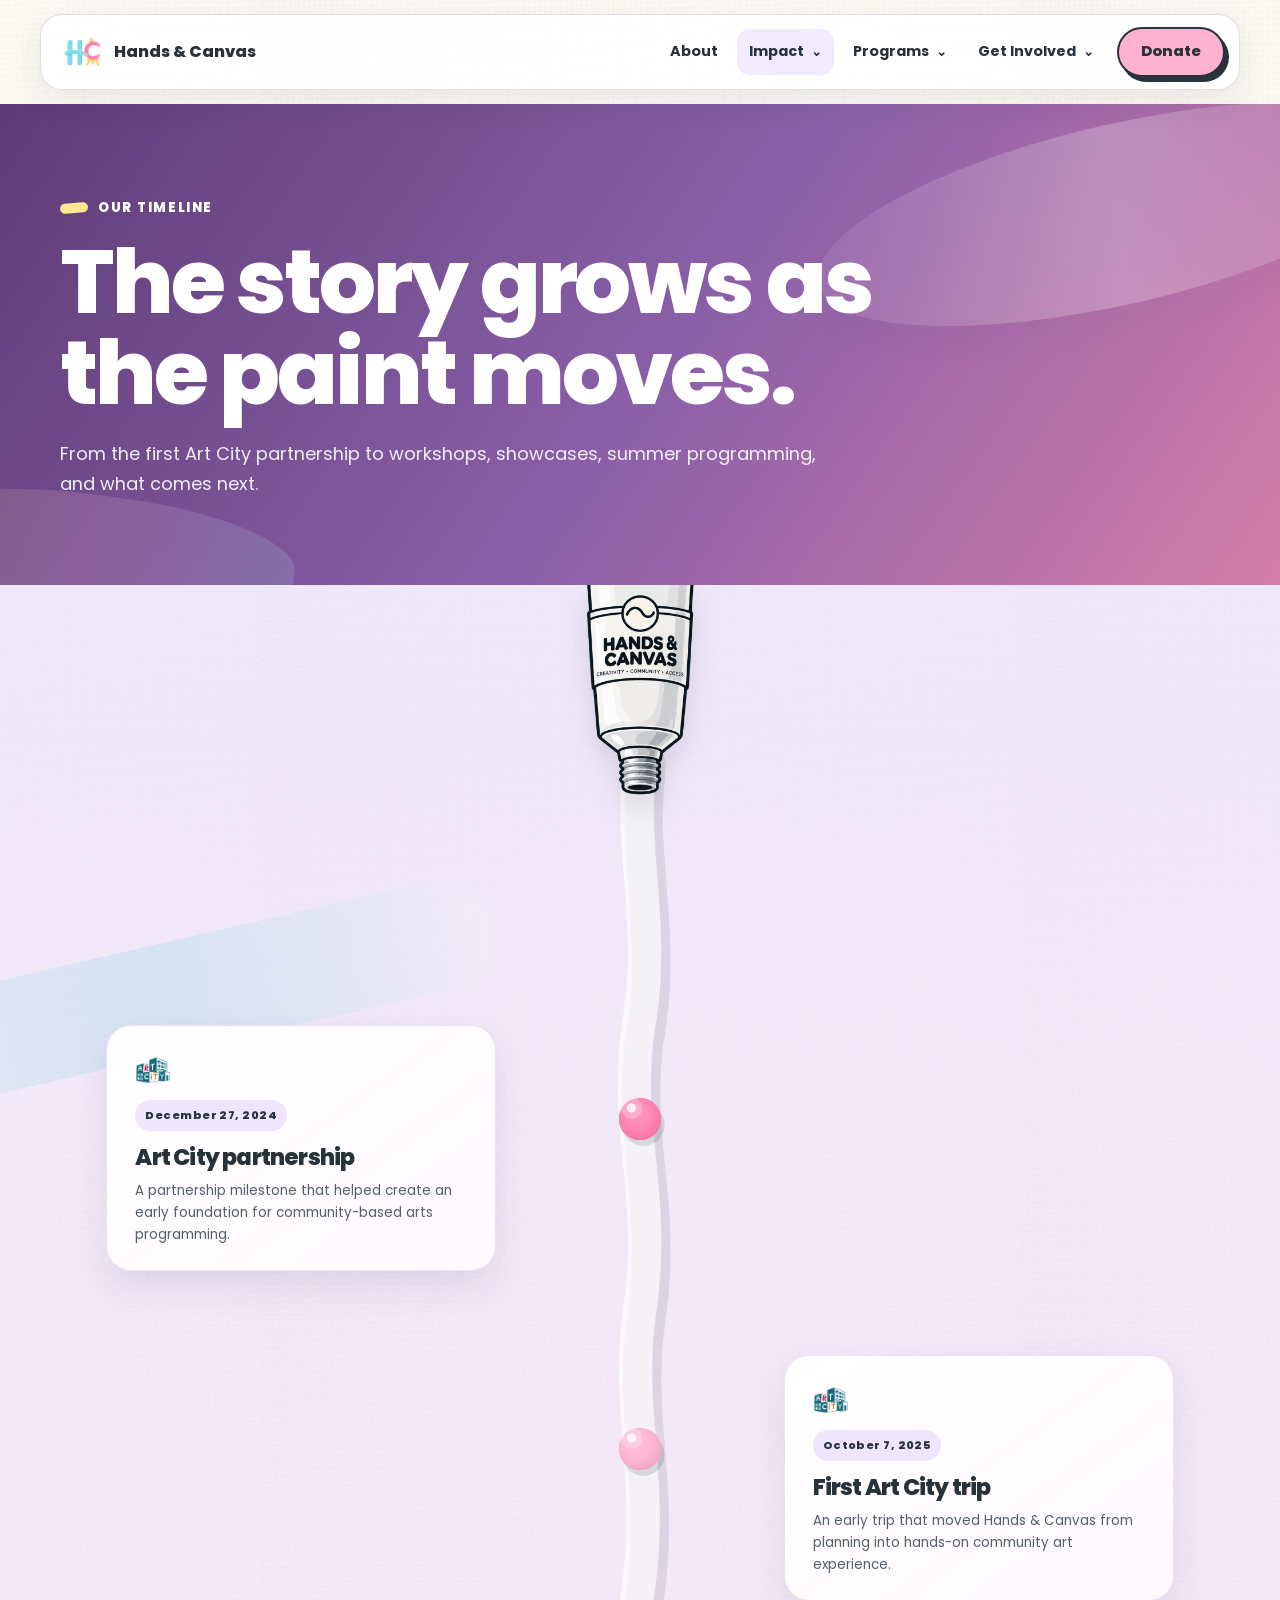
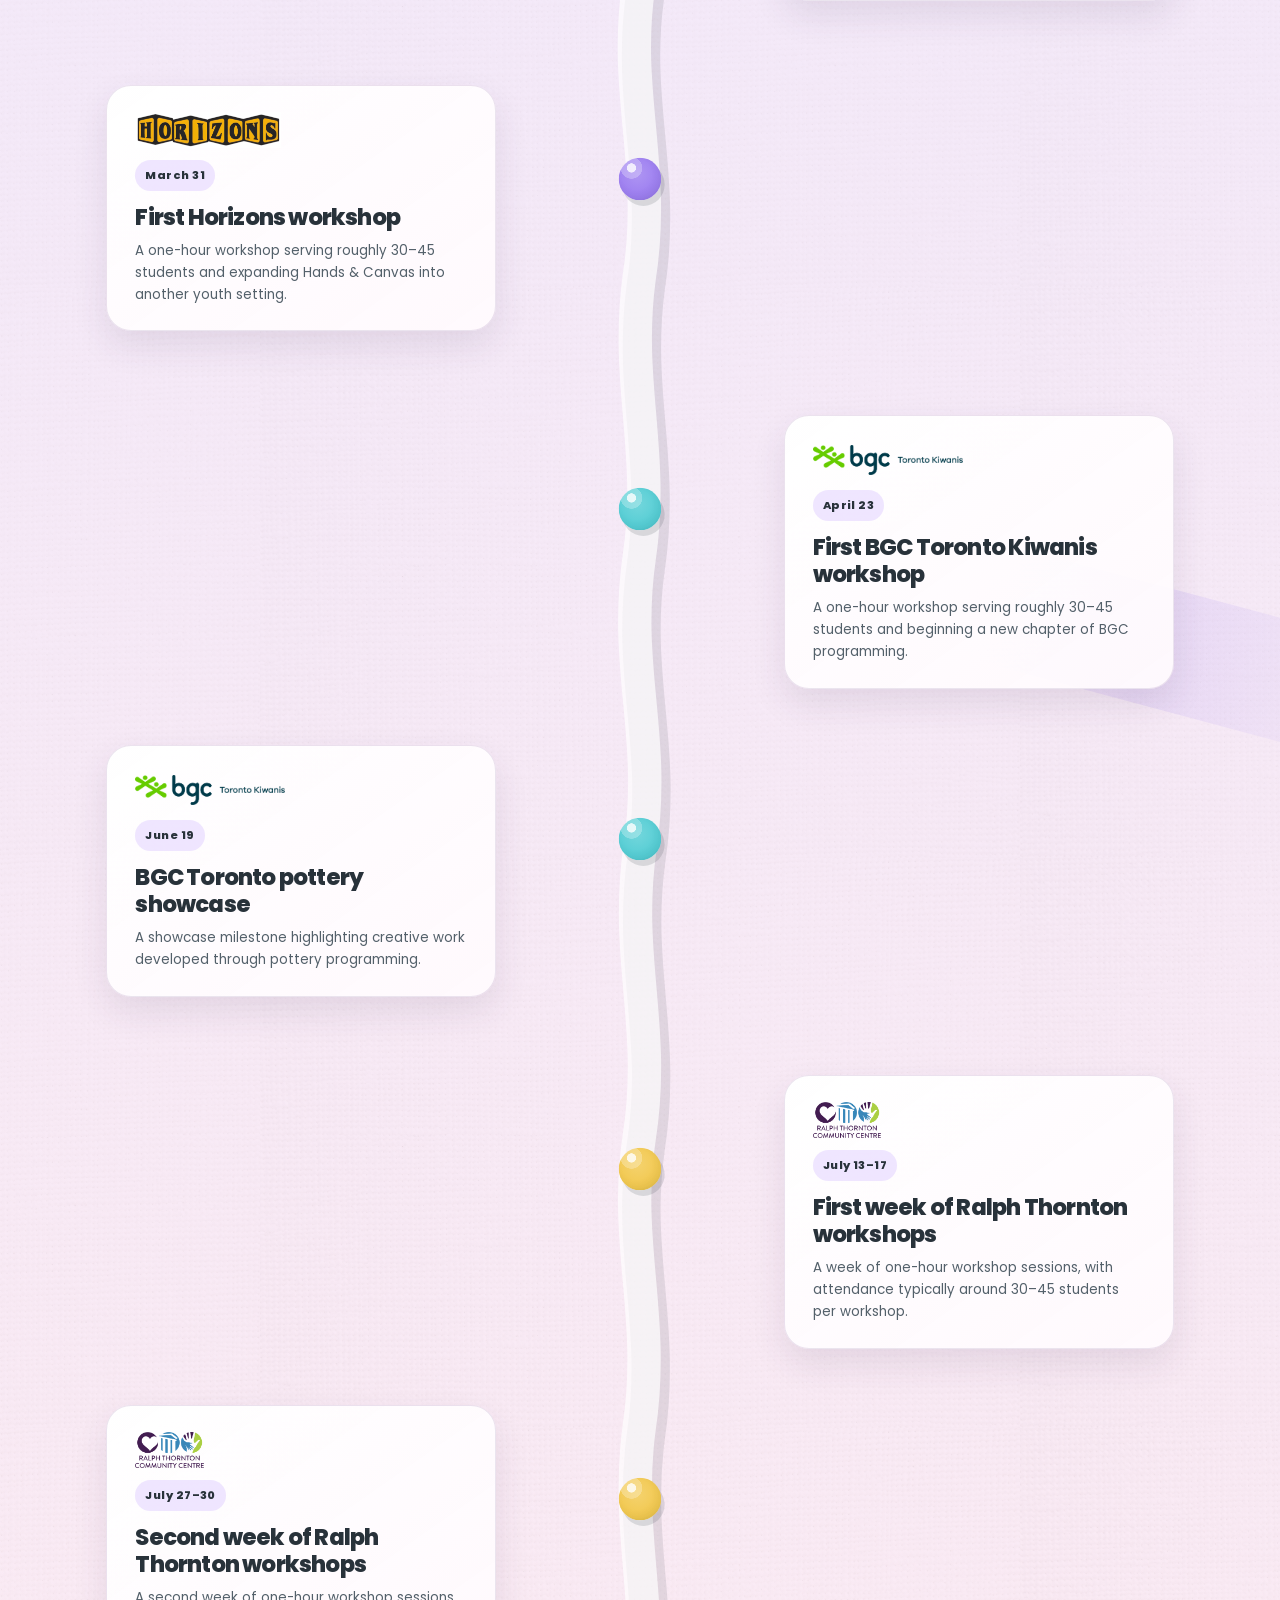
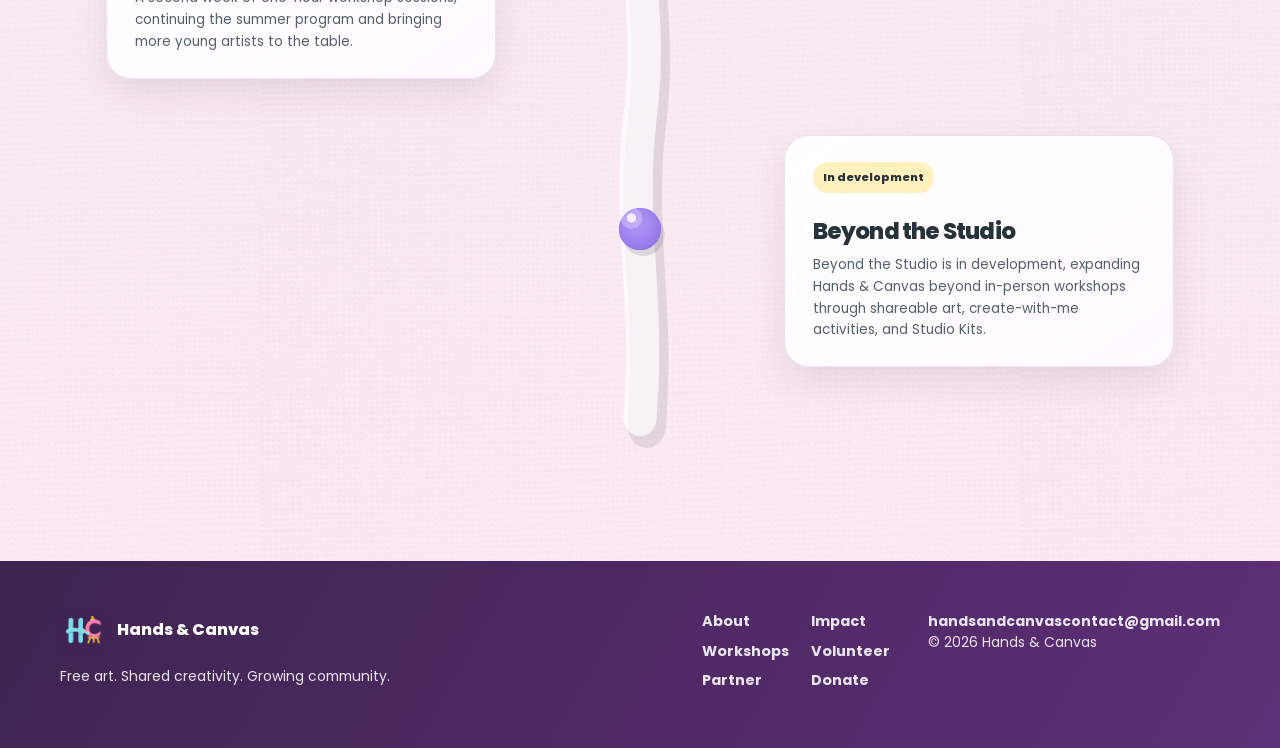
<file: timeline.html>
<!DOCTYPE html><html lang="en"><head><meta charset="UTF-8"><meta name="viewport" content="width=device-width,initial-scale=1.0"><meta name="description" content="Hands & Canvas — free art programming, creative resources, community partnerships, and youth-led arts access."><meta name="theme-color" content="#fdfaf5"><title>Timeline | Hands & Canvas</title><link rel="icon" type="image/png" sizes="32x32" href="assets/hc-favicon-32.png"><link rel="icon" type="image/png" sizes="64x64" href="assets/hc-favicon-64.png"><link rel="apple-touch-icon" href="assets/hc-apple-touch.png"><link rel="preconnect" href="https://fonts.googleapis.com"><link rel="preconnect" href="https://fonts.gstatic.com" crossorigin><link href="https://fonts.googleapis.com/css2?family=DM+Serif+Display:ital@0;1&family=Poppins:wght@400;500;600;700;800&display=swap" rel="stylesheet"><link rel="stylesheet" href="styles.css"></head><body><div class="nav-wrap" id="siteNav">
  <nav class="nav site-nav" aria-label="Primary navigation">
    <a class="brand" href="index.html" aria-label="Hands & Canvas home"><img class="brand-logo" src="assets/hc-logo.png" alt=""><span>Hands &amp; Canvas</span></a>
    <div class="nav-links">
      <a href="about.html" class="nav-top-link ">About</a>
      <div class="nav-item has-dropdown active"><button class="nav-drop-toggle" type="button" aria-expanded="false">Impact <span>⌄</span></button><div class="dropdown-menu"><a href="impact.html"><strong>Impact Overview</strong><small>Numbers, photographs &amp; community network</small></a><a href="timeline.html"><strong>Our Timeline</strong><small>Follow the story as the paint flows</small></a></div></div>
      <div class="nav-item has-dropdown "><button class="nav-drop-toggle" type="button" aria-expanded="false">Programs <span>⌄</span></button><div class="dropdown-menu"><a href="workshops.html"><strong>Workshops</strong><small>Free hands-on art programming</small></a><a href="beyond.html"><strong>Beyond the Studio</strong><small>Create and contribute from anywhere</small></a><a href="colouring-book.html"><strong>Colouring Book</strong><small>Our interactive creative resource</small></a></div></div>
      <div class="nav-item has-dropdown "><button class="nav-drop-toggle" type="button" aria-expanded="false">Get Involved <span>⌄</span></button><div class="dropdown-menu"><a href="volunteer.html"><strong>Volunteer</strong><small>Find your way to create with us</small></a><a href="partner.html"><strong>Partner</strong><small>Bring Hands &amp; Canvas to your community</small></a></div></div>
      <a class="btn btn-pink nav-donate" href="donate.html">Donate</a>
    </div>
    <button class="nav-toggle" aria-label="Open navigation" aria-expanded="false">☰</button>
  </nav>
</div><main>
<section class="page-hero-gradient timeline-gradient-hero decorated-gradient"><div class="container"><div class="max-850 reveal"><span class="kicker light-kicker">Our Timeline</span><h1 class="mt-16">The story grows as the paint moves.</h1><p class="lede mt-20">From the first Art City partnership to workshops, showcases, summer programming, and what comes next.</p></div></div></section>
<section class="timeline-section timeline-v10 timeline-v11" id="paintTimeline"><div class="container timeline-wrap-v10 timeline-wrap-v11"><img class="timeline-open-tube-v10 timeline-open-tube-v11" src="assets/timeline-open-tube.png" alt="Open Hands & Canvas paint tube"><svg class="paint-timeline-svg-v10" viewBox="0 0 600 2960" preserveAspectRatio="none" aria-hidden="true"><defs><linearGradient id="paintGradientV10" x1="0" y1="0" x2="0" y2="1"><stop offset="0%" stop-color="#53cdd4"/><stop offset="28%" stop-color="#ff7eaf"/><stop offset="58%" stop-color="#9c7df0"/><stop offset="82%" stop-color="#f2c84d"/><stop offset="100%" stop-color="#ff7eaf"/></linearGradient></defs><path class="paint-path-shadow-v10" d="M300 0 C286 105 320 170 298 280 C280 385 320 455 300 570 C282 675 317 745 298 860 C280 970 320 1045 299 1160 C282 1270 318 1340 299 1450 C280 1565 320 1635 300 1750 C281 1865 320 1935 299 2050 C280 2160 319 2235 299 2350 C282 2460 318 2535 300 2650 C285 2760 312 2840 300 2960"/><path class="paint-path-base-v10" d="M300 0 C286 105 320 170 298 280 C280 385 320 455 300 570 C282 675 317 745 298 860 C280 970 320 1045 299 1160 C282 1270 318 1340 299 1450 C280 1565 320 1635 300 1750 C281 1865 320 1935 299 2050 C280 2160 319 2235 299 2350 C282 2460 318 2535 300 2650 C285 2760 312 2840 300 2960"/><path id="paintProgressShadow" class="paint-path-progress-shadow-v10" d="M300 0 C286 105 320 170 298 280 C280 385 320 455 300 570 C282 675 317 745 298 860 C280 970 320 1045 299 1160 C282 1270 318 1340 299 1450 C280 1565 320 1635 300 1750 C281 1865 320 1935 299 2050 C280 2160 319 2235 299 2350 C282 2460 318 2535 300 2650 C285 2760 312 2840 300 2960"/><path id="paintProgressPath" class="paint-path-progress-v10" d="M300 0 C286 105 320 170 298 280 C280 385 320 455 300 570 C282 675 317 745 298 860 C280 970 320 1045 299 1160 C282 1270 318 1340 299 1450 C280 1565 320 1635 300 1750 C281 1865 320 1935 299 2050 C280 2160 319 2235 299 2350 C282 2460 318 2535 300 2650 C285 2760 312 2840 300 2960"/><path id="paintHighlightPath" class="paint-path-highlight-v10" d="M300 0 C286 105 320 170 298 280 C280 385 320 455 300 570 C282 675 317 745 298 860 C280 970 320 1045 299 1160 C282 1270 318 1340 299 1450 C280 1565 320 1635 300 1750 C281 1865 320 1935 299 2050 C280 2160 319 2235 299 2350 C282 2460 318 2535 300 2650 C285 2760 312 2840 300 2960"/></svg><span class="paint-dot dot1" data-dot="1" style="--dot-color:#ff7eaf"></span><span class="paint-dot dot2" data-dot="2" style="--dot-color:#ffb2d0"></span><span class="paint-dot dot3" data-dot="3" style="--dot-color:#9c7df0"></span><span class="paint-dot dot4" data-dot="4" style="--dot-color:#53cdd4"></span><span class="paint-dot dot5" data-dot="5" style="--dot-color:#53cdd4"></span><span class="paint-dot dot6" data-dot="6" style="--dot-color:#f2c84d"></span><span class="paint-dot dot7" data-dot="7" style="--dot-color:#f2c84d"></span><span class="paint-dot dot8" data-dot="8" style="--dot-color:#9c7df0"></span><article class="timeline-event-v10 left ev1" data-event="1"><img class="timeline-card-logo" src="assets/art-city-logo.png" alt=""><span class="timeline-date-v10">December 27, 2024</span><h3>Art City partnership</h3><p>A partnership milestone that helped create an early foundation for community-based arts programming.</p></article><article class="timeline-event-v10 right ev2" data-event="2"><img class="timeline-card-logo" src="assets/art-city-logo.png" alt=""><span class="timeline-date-v10">October 7, 2025</span><h3>First Art City trip</h3><p>An early trip that moved Hands &amp; Canvas from planning into hands-on community art experience.</p></article><article class="timeline-event-v10 left ev3" data-event="3"><img class="timeline-card-logo" src="assets/horizons-logo.png" alt=""><span class="timeline-date-v10">March 31</span><h3>First Horizons workshop</h3><p>A one-hour workshop serving roughly 30–45 students and expanding Hands &amp; Canvas into another youth setting.</p></article><article class="timeline-event-v10 right ev4" data-event="4"><img class="timeline-card-logo" src="assets/bgc-toronto-kiwanis.png" alt=""><span class="timeline-date-v10">April 23</span><h3>First BGC Toronto Kiwanis workshop</h3><p>A one-hour workshop serving roughly 30–45 students and beginning a new chapter of BGC programming.</p></article><article class="timeline-event-v10 left ev5" data-event="5"><img class="timeline-card-logo" src="assets/bgc-toronto-kiwanis.png" alt=""><span class="timeline-date-v10">June 19</span><h3>BGC Toronto pottery showcase</h3><p>A showcase milestone highlighting creative work developed through pottery programming.</p></article><article class="timeline-event-v10 right ev6" data-event="6"><img class="timeline-card-logo" src="assets/rtcc-logo.png" alt=""><span class="timeline-date-v10">July 13–17</span><h3>First week of Ralph Thornton workshops</h3><p>A week of one-hour workshop sessions, with attendance typically around 30–45 students per workshop.</p></article><article class="timeline-event-v10 left ev7" data-event="7"><img class="timeline-card-logo" src="assets/rtcc-logo.png" alt=""><span class="timeline-date-v10">July 27–30</span><h3>Second week of Ralph Thornton workshops</h3><p>A second week of one-hour workshop sessions, continuing the summer program and bringing more young artists to the table.</p></article><article class="timeline-event-v10 right ev8" data-event="8"><span class="timeline-card-mini">In development</span><h3>Beyond the Studio</h3><p>Beyond the Studio is in development, expanding Hands &amp; Canvas beyond in-person workshops through shareable art, create-with-me activities, and Studio Kits.</p></article></div></section></main><footer><div class="container footer-grid"><div><a class="brand" href="index.html"><img class="brand-logo footer-logo" src="assets/hc-logo.png" alt=""><span>Hands &amp; Canvas</span></a><p class="small mt-16">Free art. Shared creativity. Growing community.</p></div><div class="footer-links"><a href="about.html">About</a><a href="impact.html">Impact</a><a href="workshops.html">Workshops</a><a href="volunteer.html">Volunteer</a><a href="partner.html">Partner</a><a href="donate.html">Donate</a></div><div class="small"><a href="mailto:handsandcanvascontact@gmail.com">handsandcanvascontact@gmail.com</a><br>© 2026 Hands &amp; Canvas</div></div></footer><div class="toast" role="status" aria-live="polite"></div><script src="script.js"></script></body></html>
</file>
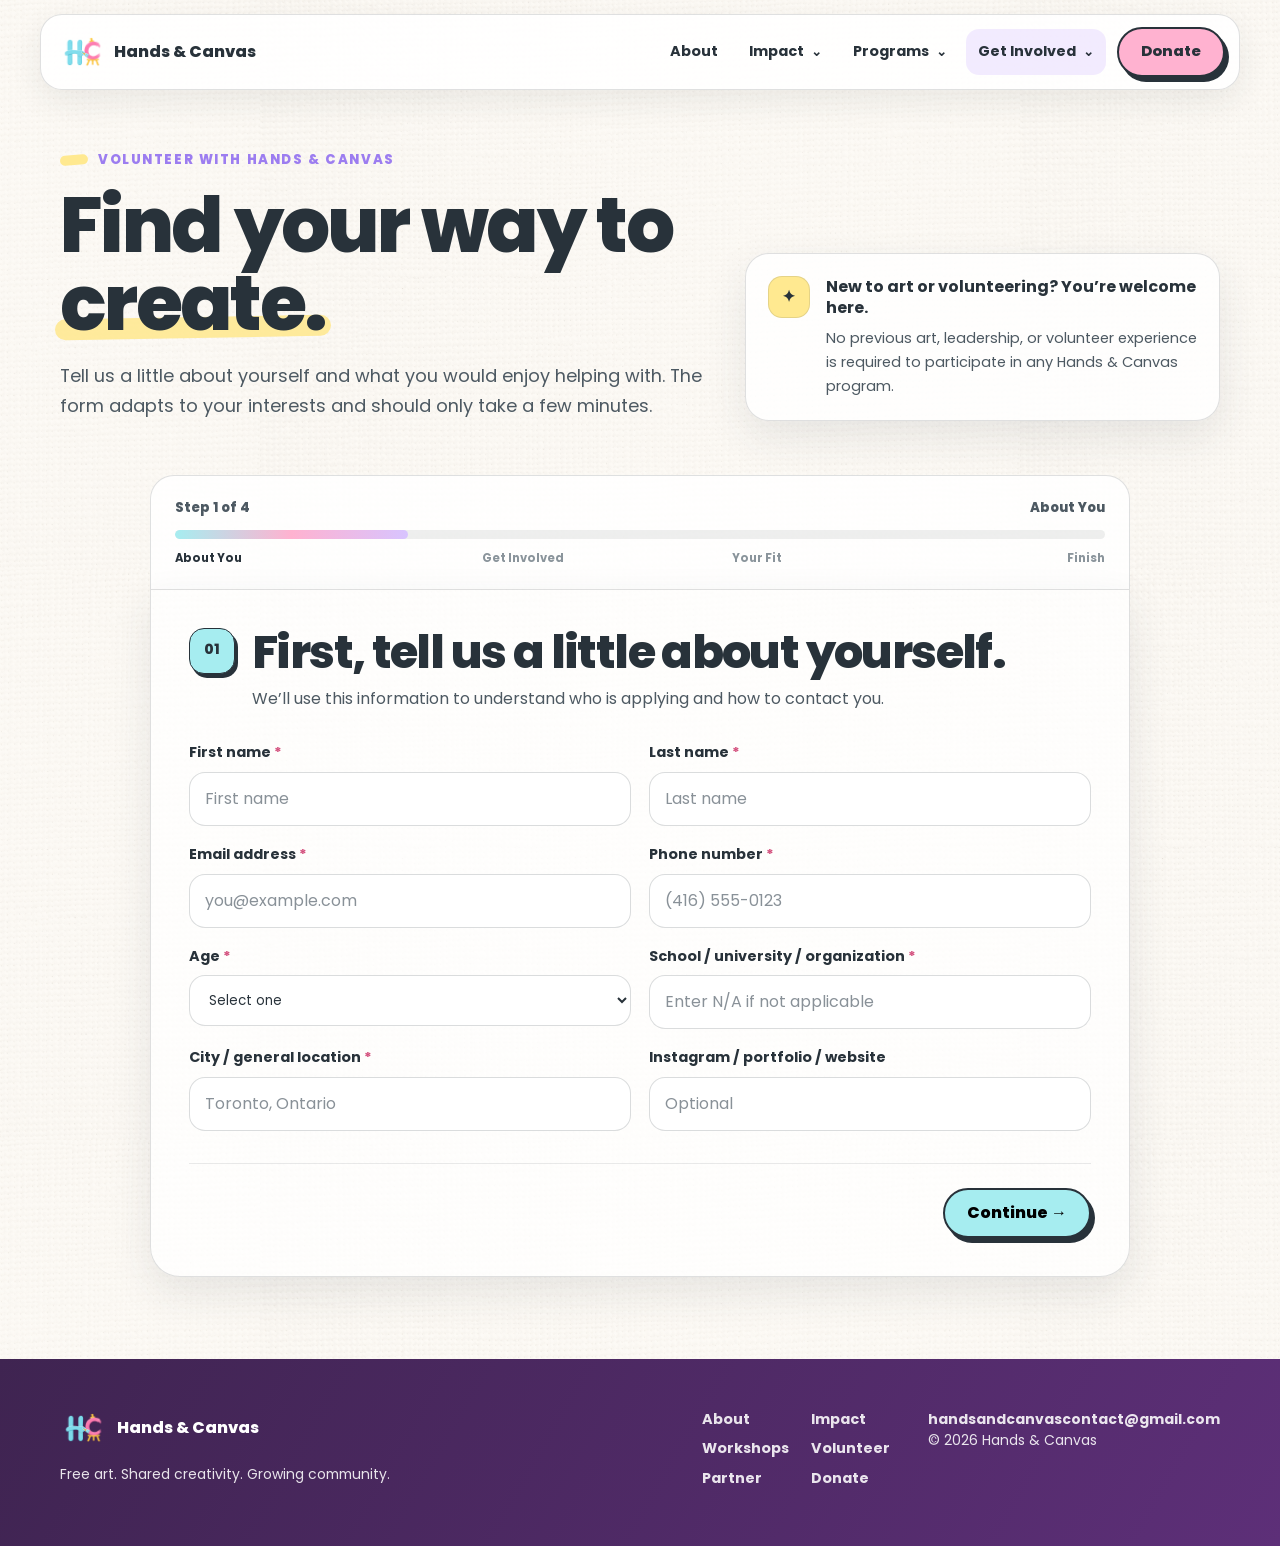
<file: volunteer-form.html>
<!DOCTYPE html>
<html lang="en">
<head>
<meta charset="UTF-8">
<meta name="viewport" content="width=device-width,initial-scale=1.0">
<meta name="description" content="Volunteer with Hands & Canvas. No previous art or volunteer experience is required.">
<link rel="icon" type="image/png" sizes="32x32" href="assets/hc-favicon-32.png"><link rel="apple-touch-icon" href="assets/hc-apple-touch.png"><title>Volunteer Form | Hands & Canvas</title>
<link rel="preconnect" href="https://fonts.googleapis.com">
<link rel="preconnect" href="https://fonts.gstatic.com" crossorigin>
<link href="https://fonts.googleapis.com/css2?family=DM+Serif+Display:ital@0;1&family=Poppins:wght@400;500;600;700;800&display=swap" rel="stylesheet">
<link rel="stylesheet" href="styles.css">
<link rel="stylesheet" href="volunteer-form.css">
</head>
<body>
<div class="nav-wrap" id="siteNav">
  <nav class="nav site-nav" aria-label="Primary navigation">
    <a class="brand" href="index.html" aria-label="Hands & Canvas home"><img class="brand-logo" src="assets/hc-logo.png" alt=""><span>Hands &amp; Canvas</span></a>
    <div class="nav-links">
      <a href="about.html" class="nav-top-link ">About</a>
      <div class="nav-item has-dropdown "><button class="nav-drop-toggle" type="button" aria-expanded="false">Impact <span>⌄</span></button><div class="dropdown-menu"><a href="impact.html"><strong>Impact Overview</strong><small>Numbers, photographs &amp; community network</small></a><a href="timeline.html"><strong>Our Timeline</strong><small>Follow the story as the paint flows</small></a></div></div>
      <div class="nav-item has-dropdown "><button class="nav-drop-toggle" type="button" aria-expanded="false">Programs <span>⌄</span></button><div class="dropdown-menu"><a href="workshops.html"><strong>Workshops</strong><small>Free hands-on art programming</small></a><a href="beyond.html"><strong>Beyond the Studio</strong><small>Create and contribute from anywhere</small></a><a href="colouring-book.html"><strong>Colouring Book</strong><small>Our interactive creative resource</small></a></div></div>
      <div class="nav-item has-dropdown active"><button class="nav-drop-toggle" type="button" aria-expanded="false">Get Involved <span>⌄</span></button><div class="dropdown-menu"><a href="volunteer.html"><strong>Volunteer</strong><small>Find your way to create with us</small></a><a href="partner.html"><strong>Partner</strong><small>Bring Hands &amp; Canvas to your community</small></a></div></div>
      <a class="btn btn-pink nav-donate" href="donate.html">Donate</a>
    </div>
    <button class="nav-toggle" aria-label="Open navigation" aria-expanded="false">☰</button>
  </nav>
</div><main class="volunteer-form-page">
<section class="form-hero">
  <div class="container form-hero-grid">
    <div>
      <span class="kicker">Volunteer with Hands &amp; Canvas</span>
      <h1>Find your way to <span class="paint-highlight">create.</span></h1>
      <p class="lede">Tell us a little about yourself and what you would enjoy helping with. The form adapts to your interests and should only take a few minutes.</p>
    </div>
    <aside class="welcome-note">
      <div class="welcome-icon">✦</div>
      <div><strong>New to art or volunteering? You’re welcome here.</strong><p>No previous art, leadership, or volunteer experience is required to participate in any Hands &amp; Canvas program.</p></div>
    </aside>
  </div>
</section>

<section class="form-section">
<div class="container form-shell">
  <div class="form-progress-wrap">
    <div class="form-progress-head"><span id="stepCounter">Step 1 of 4</span><span id="stepTitle">About You</span></div>
    <div class="form-progress-track"><div class="form-progress-fill" id="progressFill"></div></div>
    <div class="progress-labels"><span class="active">About You</span><span>Get Involved</span><span>Your Fit</span><span>Finish</span></div>
  </div>

  <form id="hcVolunteerForm" action="https://script.google.com/macros/s/AKfycbzTq0wpEhLNtcgg_f4Tf8Iw9BxTFA3n7Lts7sgUrlPHqkn8BFn5jzdc09WkoMc12D8Q/exec" method="post" novalidate>
    <section class="form-step active" data-step="1">
      <div class="step-heading"><span class="step-chip teal-chip">01</span><div><h2>First, tell us a little about yourself.</h2><p>We’ll use this information to understand who is applying and how to contact you.</p></div></div>
      <div class="field-grid two">
        <label class="field"><span>First name <b>*</b></span><input type="text" name="firstName" required placeholder="First name"></label>
        <label class="field"><span>Last name <b>*</b></span><input type="text" name="lastName" required placeholder="Last name"></label>
        <label class="field"><span>Email address <b>*</b></span><input type="email" name="email" required placeholder="you@example.com"></label>
        <label class="field"><span>Phone number <b>*</b></span><input type="tel" name="phone" required placeholder="(416) 555-0123"></label>
        <label class="field"><span>Age <b>*</b></span><select name="age" required><option value="">Select one</option><option>13–15</option><option>16–17</option><option>18+</option><option>Prefer not to say</option></select></label>
        <label class="field"><span>School / university / organization <b>*</b></span><input type="text" name="school" required placeholder="Enter N/A if not applicable"></label>
        <label class="field"><span>City / general location <b>*</b></span><input type="text" name="city" required placeholder="Toronto, Ontario"></label>
        <label class="field"><span>Instagram / portfolio / website</span><input type="text" name="portfolio" placeholder="Optional"></label>
      </div>
    </section>

    <section class="form-step" data-step="2">
      <div class="step-heading"><span class="step-chip pink-chip">02</span><div><h2>How would you like to help?</h2><p>Choose the option that feels closest to what you’re interested in right now. You don’t need to have everything figured out.</p></div></div>
      <div class="path-choice-grid">
        <label class="path-choice teal-card"><input type="radio" name="helpPath" value="beyond" required><span class="choice-check">✓</span><span class="choice-kicker">Create from anywhere</span><strong>Beyond the Studio</strong><span>Create artwork, activities, and creative resources for children beyond our physical workshop locations.</span></label>
        <label class="path-choice pink-card"><input type="radio" name="helpPath" value="workshops"><span class="choice-check">✓</span><span class="choice-kicker">Create in person</span><strong>Workshops</strong><span>Help support free, hands-on art programming with children and youth.</span></label>
        <label class="path-choice purple-card"><input type="radio" name="helpPath" value="team"><span class="choice-check">✓</span><span class="choice-kicker">Build with us</span><strong>Join the H&amp;C Team</strong><span>Help with programming, outreach, design, partnerships, communications, and organization.</span></label>
        <label class="path-choice yellow-card"><input type="radio" name="helpPath" value="multiple"><span class="choice-check">✓</span><span class="choice-kicker">Mix &amp; match</span><strong>More Than One</strong><span>I’m interested in contributing across more than one area.</span></label>
        <label class="path-choice blue-card wide-choice"><input type="radio" name="helpPath" value="unsure"><span class="choice-check">✓</span><span class="choice-kicker">Still exploring</span><strong>I’m Not Sure Yet</strong><span>I want to help, but I’d like help figuring out where I may fit best.</span></label>
      </div>
    </section>

    <section class="form-step" data-step="3">
      <div class="step-heading"><span class="step-chip purple-chip">03</span><div><h2 id="dynamicHeading">Tell us what interests you.</h2><p id="dynamicSubheading">This page changes based on how you’d like to help.</p></div></div>
      <div id="dynamicStepContent"></div>
    </section>

    <section class="form-step" data-step="4">
      <div class="step-heading"><span class="step-chip yellow-chip">04</span><div><h2>Finish &amp; submit.</h2><p>You’re on the final step. Add your availability, check your details, then press <strong>Submit Volunteer Form</strong> at the bottom.</p></div></div><div class="final-step-banner"><strong>Last step.</strong><span>There is no extra page after this one — when you are ready, press Submit Volunteer Form.</span></div>
      <div class="question-block"><h3>How often would you ideally like to help? <b>*</b></h3><div class="pill-options single">
        <label><input type="radio" name="frequency" value="Occasionally" required><span>Occasionally</span></label><label><input type="radio" name="frequency" value="A few times per month"><span>A few times per month</span></label><label><input type="radio" name="frequency" value="Weekly"><span>Weekly</span></label><label><input type="radio" name="frequency" value="Specific projects/events"><span>Specific projects / events</span></label><label><input type="radio" name="frequency" value="Flexible"><span>Flexible</span></label><label><input type="radio" name="frequency" value="Not sure"><span>Not sure yet</span></label>
      </div></div>
      <div class="question-block"><h3>When are you generally available?</h3><div class="check-grid">
        <label class="check-card"><input type="checkbox" name="availability" value="Weekday mornings"><span>Weekday mornings</span></label><label class="check-card"><input type="checkbox" name="availability" value="Weekday afternoons"><span>Weekday afternoons</span></label><label class="check-card"><input type="checkbox" name="availability" value="Weekday evenings"><span>Weekday evenings</span></label><label class="check-card"><input type="checkbox" name="availability" value="Saturdays"><span>Saturdays</span></label><label class="check-card"><input type="checkbox" name="availability" value="Sundays"><span>Sundays</span></label><label class="check-card"><input type="checkbox" name="availability" value="School breaks / holidays"><span>School breaks / holidays</span></label><label class="check-card"><input type="checkbox" name="availability" value="Schedule varies"><span>My schedule varies</span></label>
      </div></div>
      <div class="question-block workshop-only-final" hidden><h3>Are you generally able to travel to programs in Toronto?</h3><div class="pill-options single"><label><input type="radio" name="travel" value="Yes"><span>Yes</span></label><label><input type="radio" name="travel" value="Usually"><span>Usually</span></label><label><input type="radio" name="travel" value="Depends on location"><span>Depends on location</span></label><label><input type="radio" name="travel" value="Remote only"><span>Remote only</span></label></div></div>
      <label class="field full"><span>Anything else you’d like us to know?</span><textarea name="anythingElse" maxlength="300" data-count-target="anythingElseCount" placeholder="Optional — 300 characters max"></textarea><small class="char-count"><span id="anythingElseCount">0</span>/300</small></label>
      <label class="confirm-row"><input type="checkbox" name="accuracy" required><span>I confirm that the information I’ve provided is accurate. <b>*</b></span></label>
      <div class="submit-reminder"><strong>Ready to send?</strong><p>Your response will be sent to the Hands &amp; Canvas team when you press <b>Submit Volunteer Form →</b>.</p></div>
    </section>

    <div class="form-errors" id="formErrors" role="alert"></div>
    <div class="form-nav"><button class="btn btn-quiet" type="button" id="backBtn" hidden>← Back</button><div class="form-nav-spacer"></div><button class="btn btn-teal" type="button" id="nextBtn">Continue →</button><button class="btn btn-pink" type="submit" id="submitBtn" hidden>Submit Volunteer Form →</button></div>
  </form>

  <section class="success-screen" id="successScreen" hidden>
    <span class="kicker">Response sent</span><h2>Thanks for wanting to create with us.</h2><p>Your volunteer form has been sent to Hands &amp; Canvas. We now have your response and can follow up using the contact information you provided.</p><div class="btn-row"><button class="btn btn-teal" type="button" id="restartForm">Submit Another Response</button><a class="btn btn-quiet" href="volunteer.html">Back to Volunteer Page</a></div>
  </section>
</div>
</section>
</main>

<footer>
  <div class="container footer-grid">
    <div><a class="brand" href="index.html"><img class="brand-logo" src="assets/hc-logo.png" alt=""><span>Hands &amp; Canvas</span></a><p class="small mt-16">Free art. Shared creativity. Growing community.</p></div>
    <div class="footer-links"><a href="about.html">About</a><a href="impact.html">Impact</a><a href="workshops.html">Workshops</a><a href="volunteer.html">Volunteer</a><a href="partner.html">Partner</a><a href="donate.html">Donate</a></div>
    <div class="small"><a href="mailto:handsandcanvascontact@gmail.com">handsandcanvascontact@gmail.com</a><br>© 2026 Hands &amp; Canvas</div>
  </div>
</footer>
<script src="script.js"></script><script src="volunteer-form.js"></script>
</body>
</html>
</file>
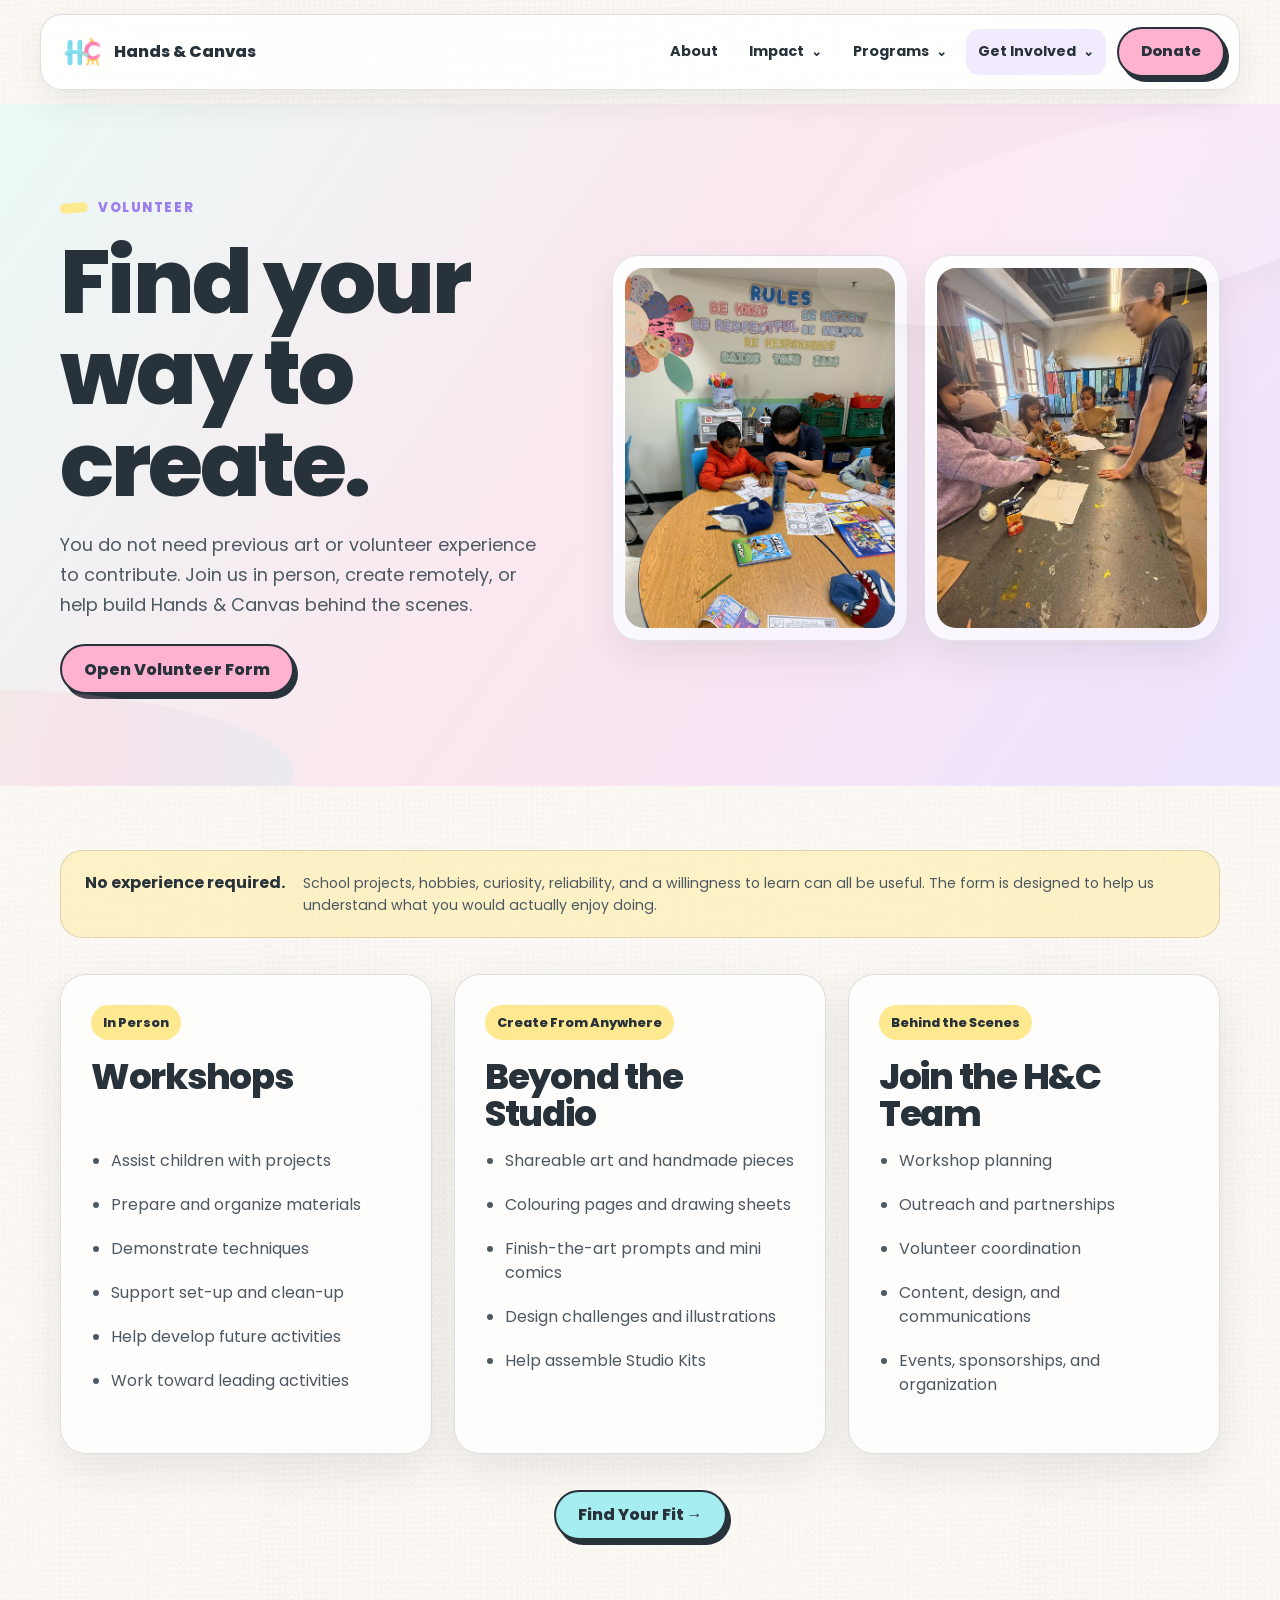
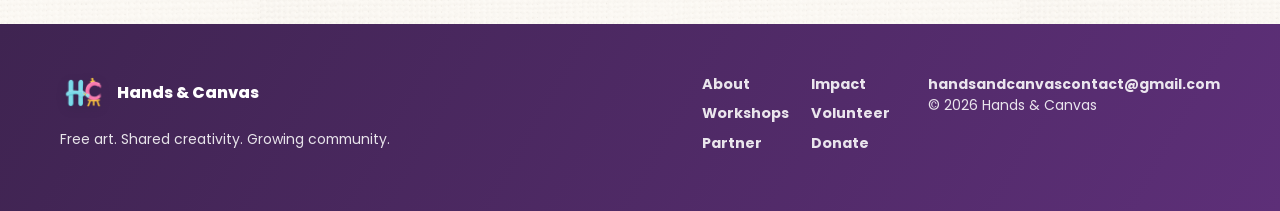
<file: volunteer.html>
<!DOCTYPE html><html lang="en"><head><meta charset="UTF-8"><meta name="viewport" content="width=device-width,initial-scale=1.0"><meta name="description" content="Hands & Canvas — free art programming, creative resources, community partnerships, and youth-led arts access."><meta name="theme-color" content="#fdfaf5"><title>Volunteer | Hands & Canvas</title><link rel="icon" type="image/png" sizes="32x32" href="assets/hc-favicon-32.png"><link rel="icon" type="image/png" sizes="64x64" href="assets/hc-favicon-64.png"><link rel="apple-touch-icon" href="assets/hc-apple-touch.png"><link rel="preconnect" href="https://fonts.googleapis.com"><link rel="preconnect" href="https://fonts.gstatic.com" crossorigin><link href="https://fonts.googleapis.com/css2?family=DM+Serif+Display:ital@0;1&family=Poppins:wght@400;500;600;700;800&display=swap" rel="stylesheet"><link rel="stylesheet" href="styles.css"></head><body><div class="nav-wrap" id="siteNav">
  <nav class="nav site-nav" aria-label="Primary navigation">
    <a class="brand" href="index.html" aria-label="Hands & Canvas home"><img class="brand-logo" src="assets/hc-logo.png" alt=""><span>Hands &amp; Canvas</span></a>
    <div class="nav-links">
      <a href="about.html" class="nav-top-link ">About</a>
      <div class="nav-item has-dropdown "><button class="nav-drop-toggle" type="button" aria-expanded="false">Impact <span>⌄</span></button><div class="dropdown-menu"><a href="impact.html"><strong>Impact Overview</strong><small>Numbers, photographs &amp; community network</small></a><a href="timeline.html"><strong>Our Timeline</strong><small>Follow the story as the paint flows</small></a></div></div>
      <div class="nav-item has-dropdown "><button class="nav-drop-toggle" type="button" aria-expanded="false">Programs <span>⌄</span></button><div class="dropdown-menu"><a href="workshops.html"><strong>Workshops</strong><small>Free hands-on art programming</small></a><a href="beyond.html"><strong>Beyond the Studio</strong><small>Create and contribute from anywhere</small></a><a href="colouring-book.html"><strong>Colouring Book</strong><small>Our interactive creative resource</small></a></div></div>
      <div class="nav-item has-dropdown active"><button class="nav-drop-toggle" type="button" aria-expanded="false">Get Involved <span>⌄</span></button><div class="dropdown-menu"><a href="volunteer.html"><strong>Volunteer</strong><small>Find your way to create with us</small></a><a href="partner.html"><strong>Partner</strong><small>Bring Hands &amp; Canvas to your community</small></a></div></div>
      <a class="btn btn-pink nav-donate" href="donate.html">Donate</a>
    </div>
    <button class="nav-toggle" aria-label="Open navigation" aria-expanded="false">☰</button>
  </nav>
</div><main>
<section class="page-hero-gradient volunteer-gradient-hero decorated-gradient"><div class="container volunteer-hero-grid"><div class="reveal"><span class="kicker">Volunteer</span><h1 class="mt-16">Find your way to create.</h1><p class="lede mt-20">You do not need previous art or volunteer experience to contribute. Join us in person, create remotely, or help build Hands &amp; Canvas behind the scenes.</p><a class="btn btn-pink mt-24" href="volunteer-form.html">Open Volunteer Form</a></div><div class="volunteer-photo-pair reveal"><figure class="full-photo-card"><img src="assets/comic-help.jpg" alt="Volunteer supporting a child at a drawing activity"></figure><figure class="full-photo-card"><img src="assets/early-help.jpg" alt="Volunteer helping at a workshop table"></figure></div></div></section>
<section class="section volunteer-options-section"><div class="container"><div class="experience-note reveal"><strong>No experience required.</strong><p>School projects, hobbies, curiosity, reliability, and a willingness to learn can all be useful. The form is designed to help us understand what you would actually enjoy doing.</p></div><div class="path-grid volunteer-path-grid"><article class="path-card surface reveal"><span class="tag">In Person</span><h2 class="mt-16">Workshops</h2><ul><li>Assist children with projects</li><li>Prepare and organize materials</li><li>Demonstrate techniques</li><li>Support set-up and clean-up</li><li>Help develop future activities</li><li>Work toward leading activities</li></ul></article><article class="path-card surface reveal"><span class="tag">Create From Anywhere</span><h2 class="mt-16">Beyond the Studio</h2><ul><li>Shareable art and handmade pieces</li><li>Colouring pages and drawing sheets</li><li>Finish-the-art prompts and mini comics</li><li>Design challenges and illustrations</li><li>Help assemble Studio Kits</li></ul></article><article class="path-card surface reveal"><span class="tag">Behind the Scenes</span><h2 class="mt-16">Join the H&amp;C Team</h2><ul><li>Workshop planning</li><li>Outreach and partnerships</li><li>Volunteer coordination</li><li>Content, design, and communications</li><li>Events, sponsorships, and organization</li></ul></article></div><div class="center mt-36"><a class="btn btn-teal" href="volunteer-form.html">Find Your Fit →</a></div></div></section></main><footer><div class="container footer-grid"><div><a class="brand" href="index.html"><img class="brand-logo footer-logo" src="assets/hc-logo.png" alt=""><span>Hands &amp; Canvas</span></a><p class="small mt-16">Free art. Shared creativity. Growing community.</p></div><div class="footer-links"><a href="about.html">About</a><a href="impact.html">Impact</a><a href="workshops.html">Workshops</a><a href="volunteer.html">Volunteer</a><a href="partner.html">Partner</a><a href="donate.html">Donate</a></div><div class="small"><a href="mailto:handsandcanvascontact@gmail.com">handsandcanvascontact@gmail.com</a><br>© 2026 Hands &amp; Canvas</div></div></footer><div class="toast" role="status" aria-live="polite"></div><script src="script.js"></script></body></html>
</file>
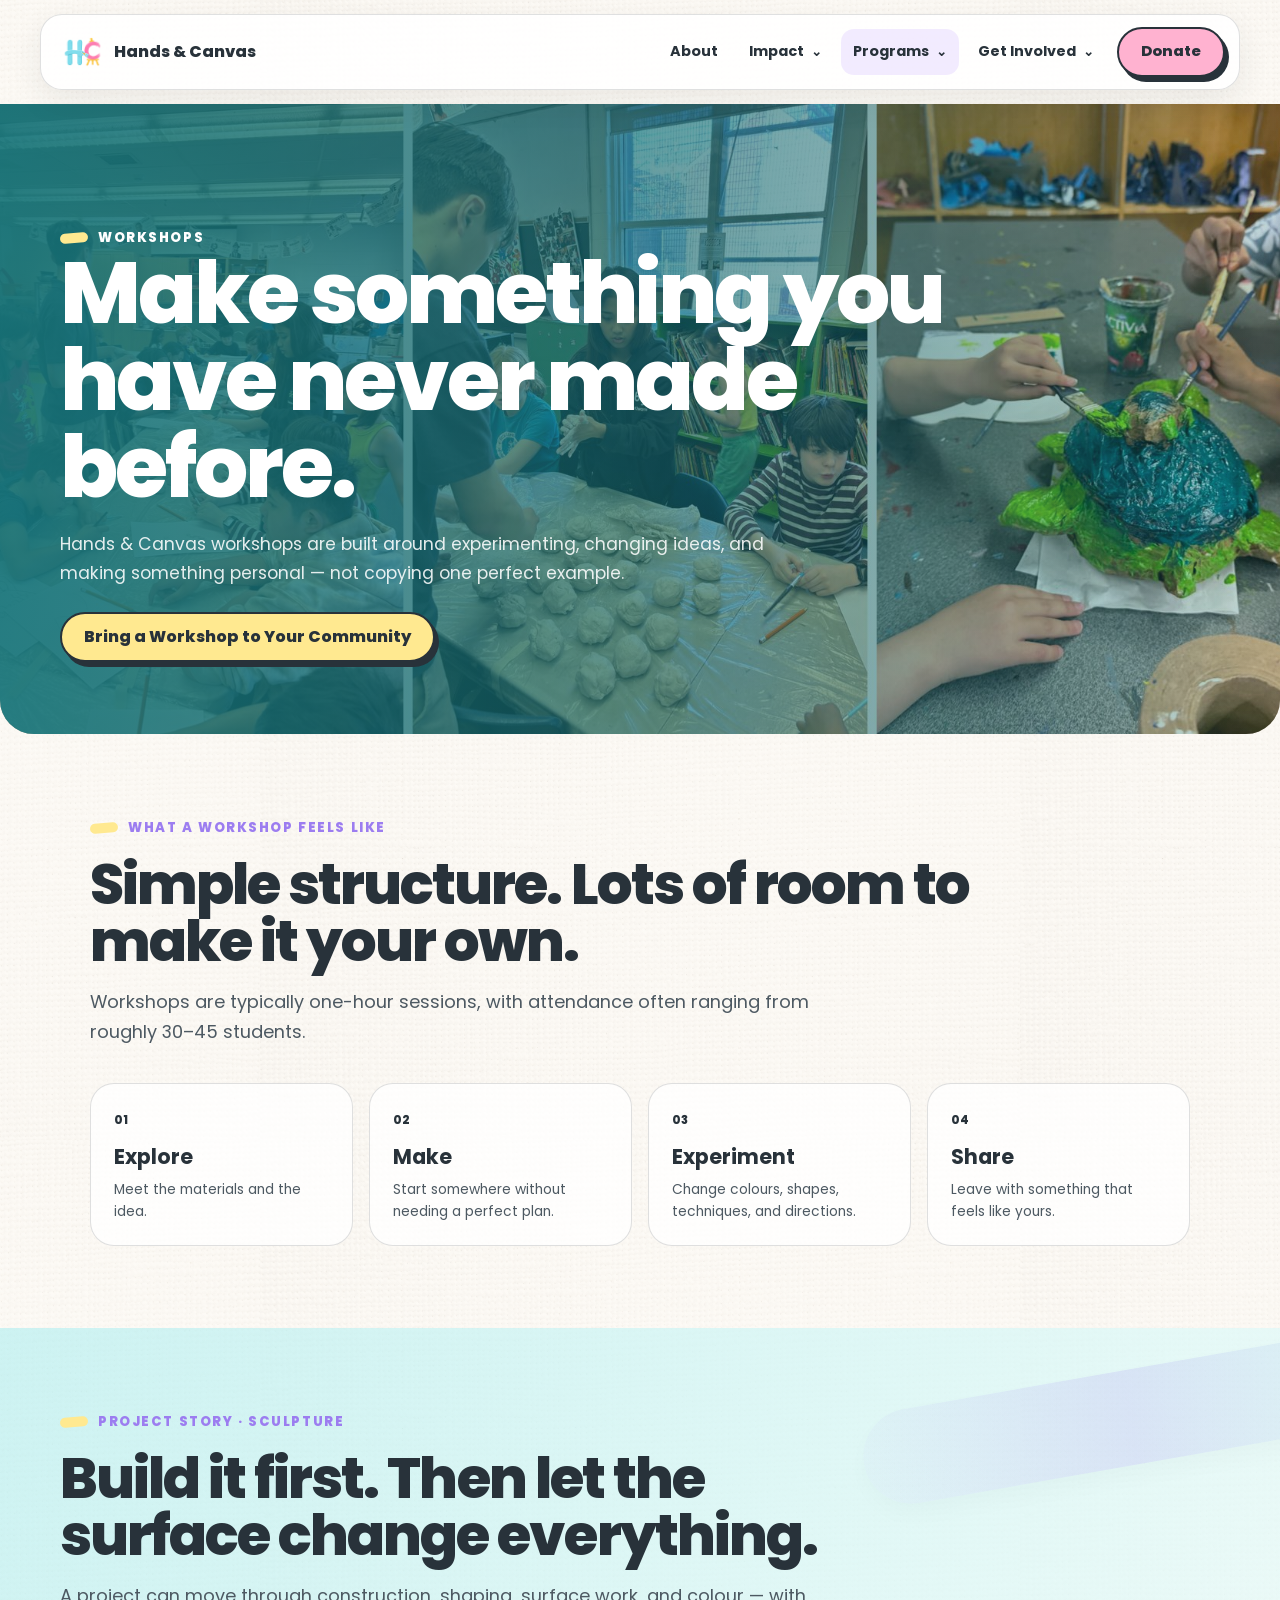
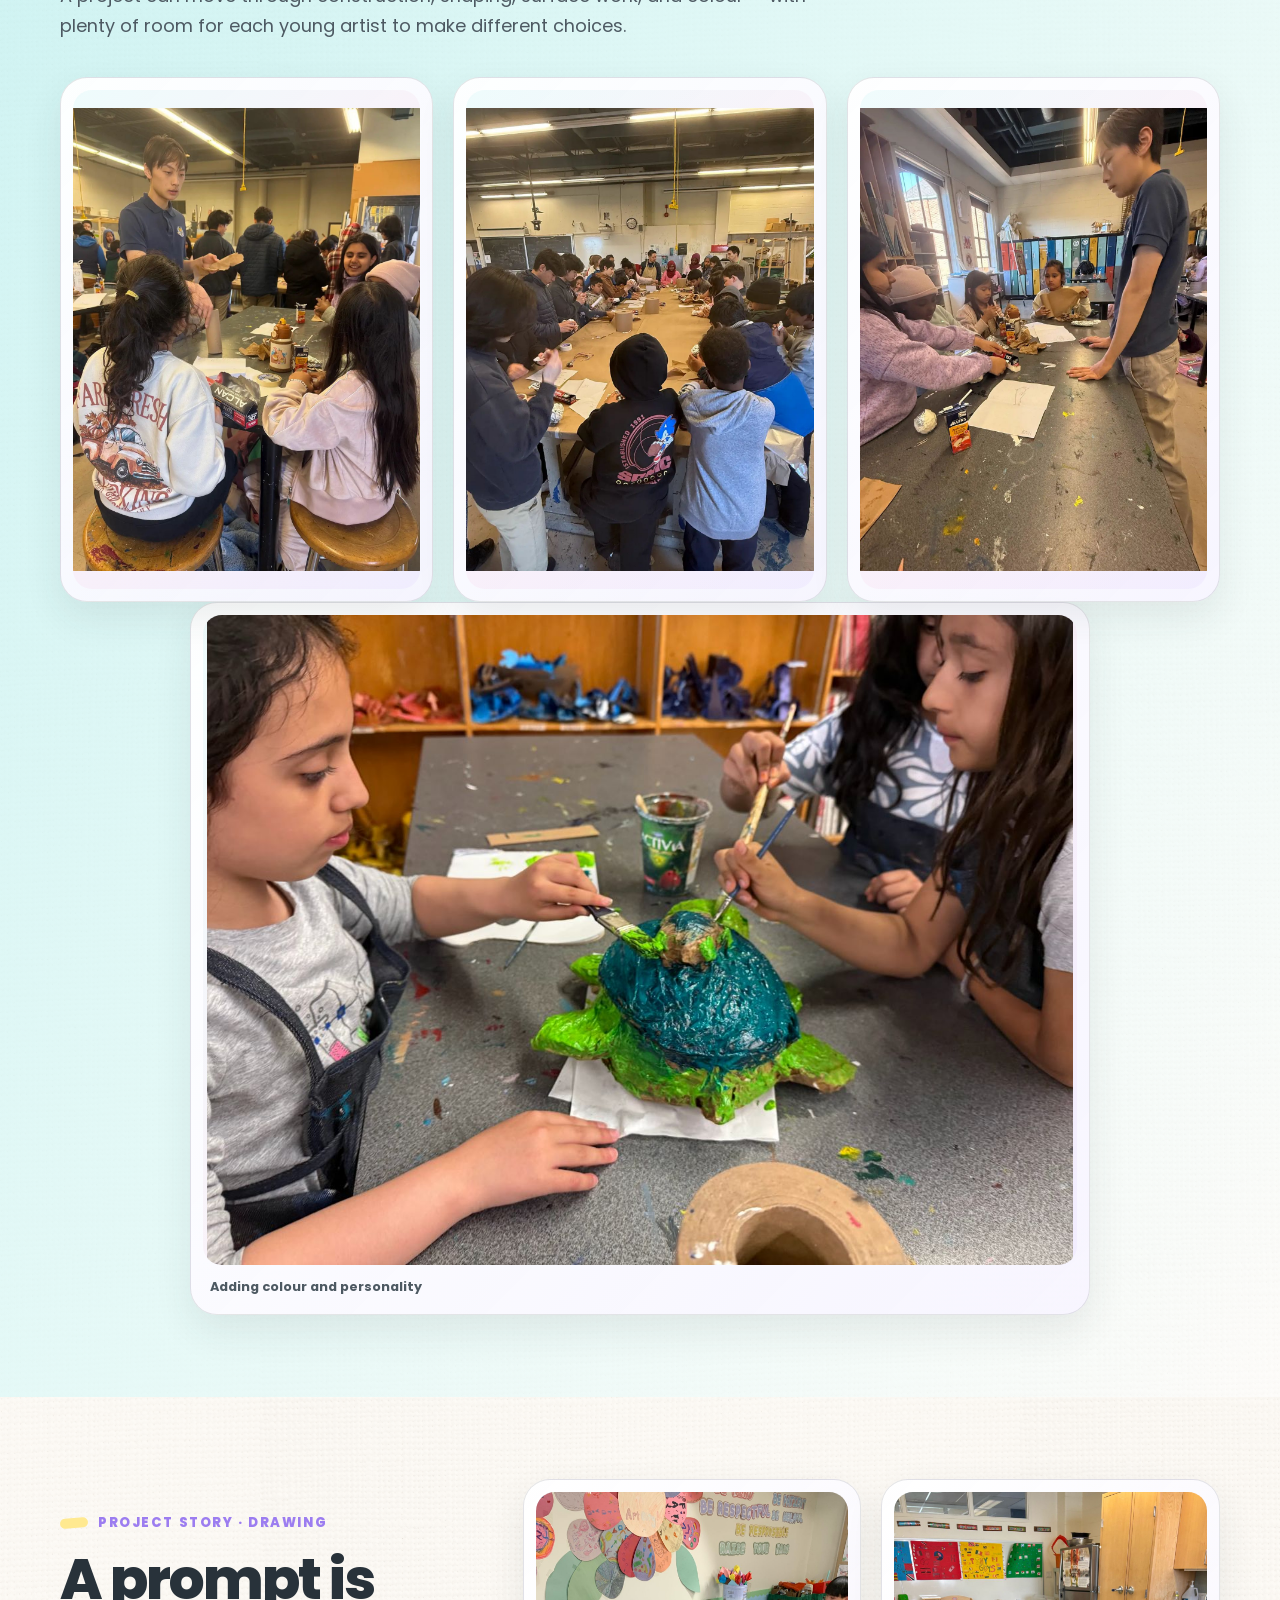
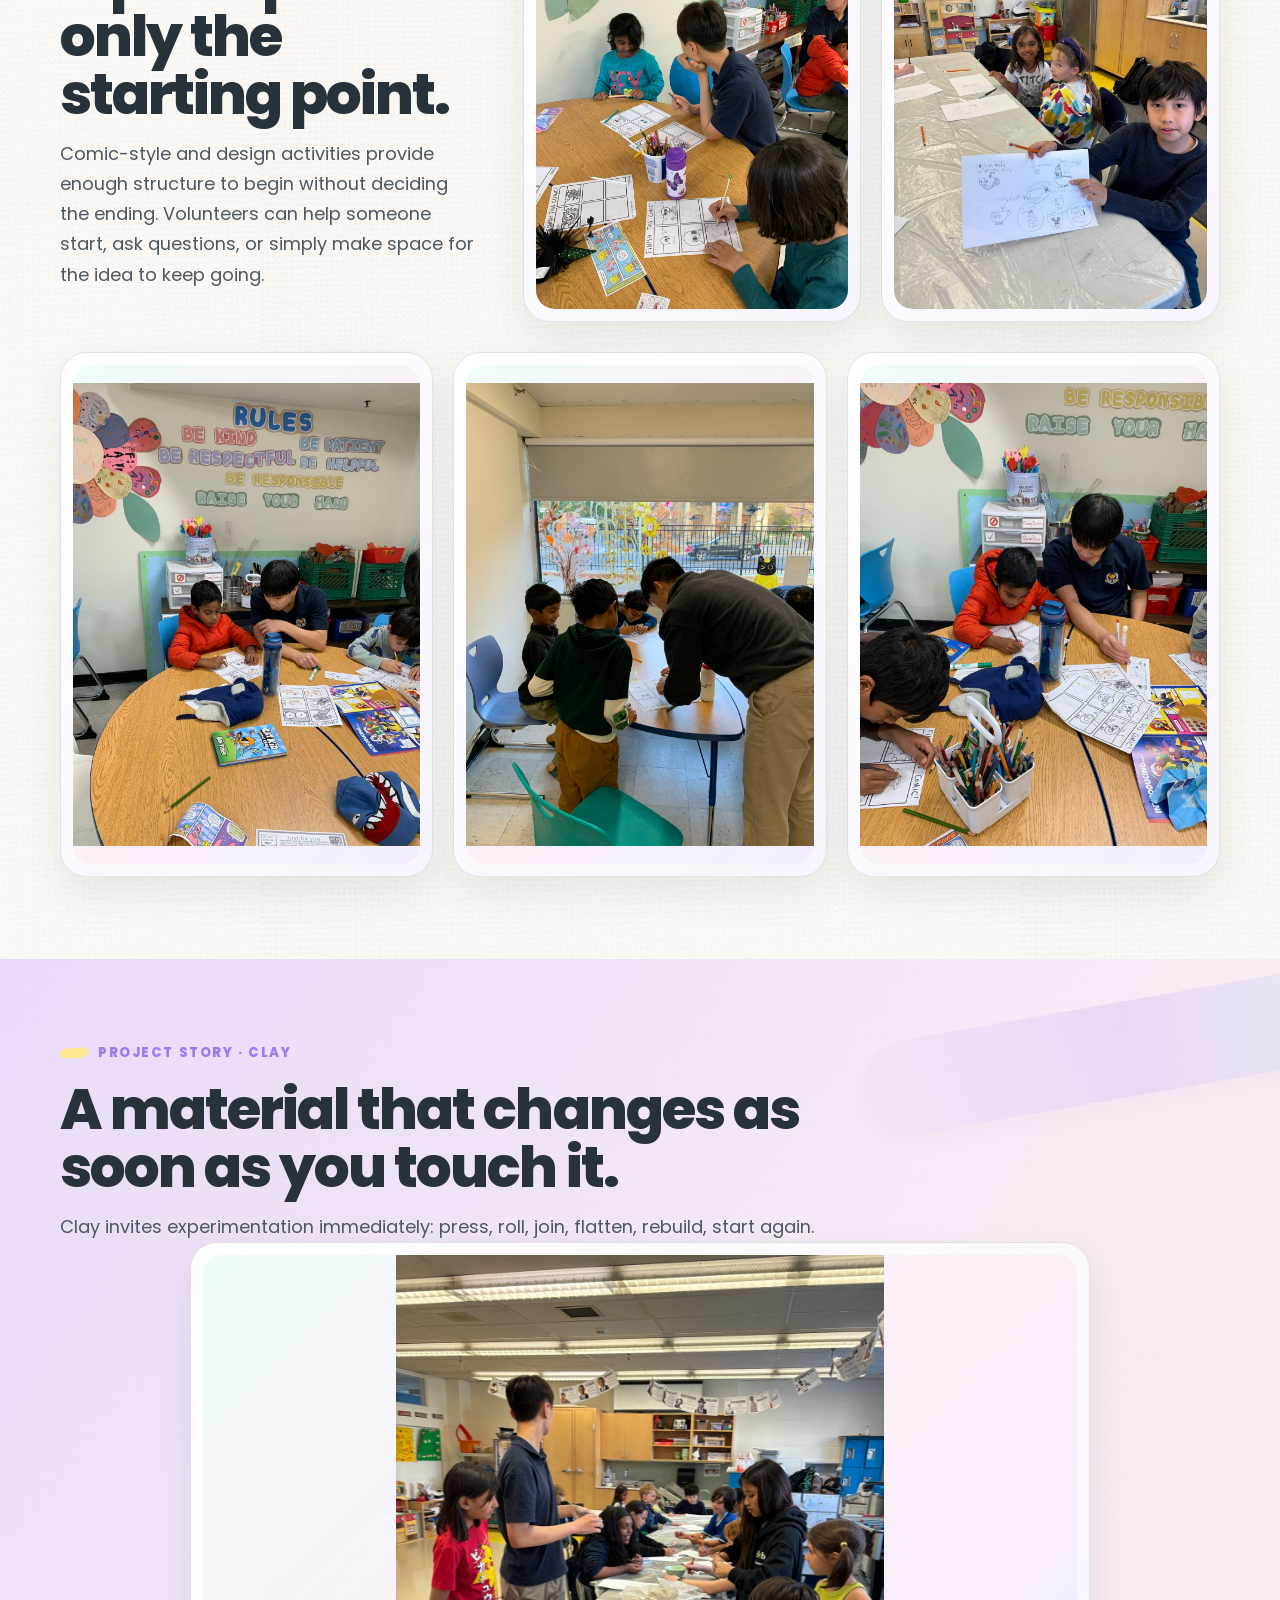
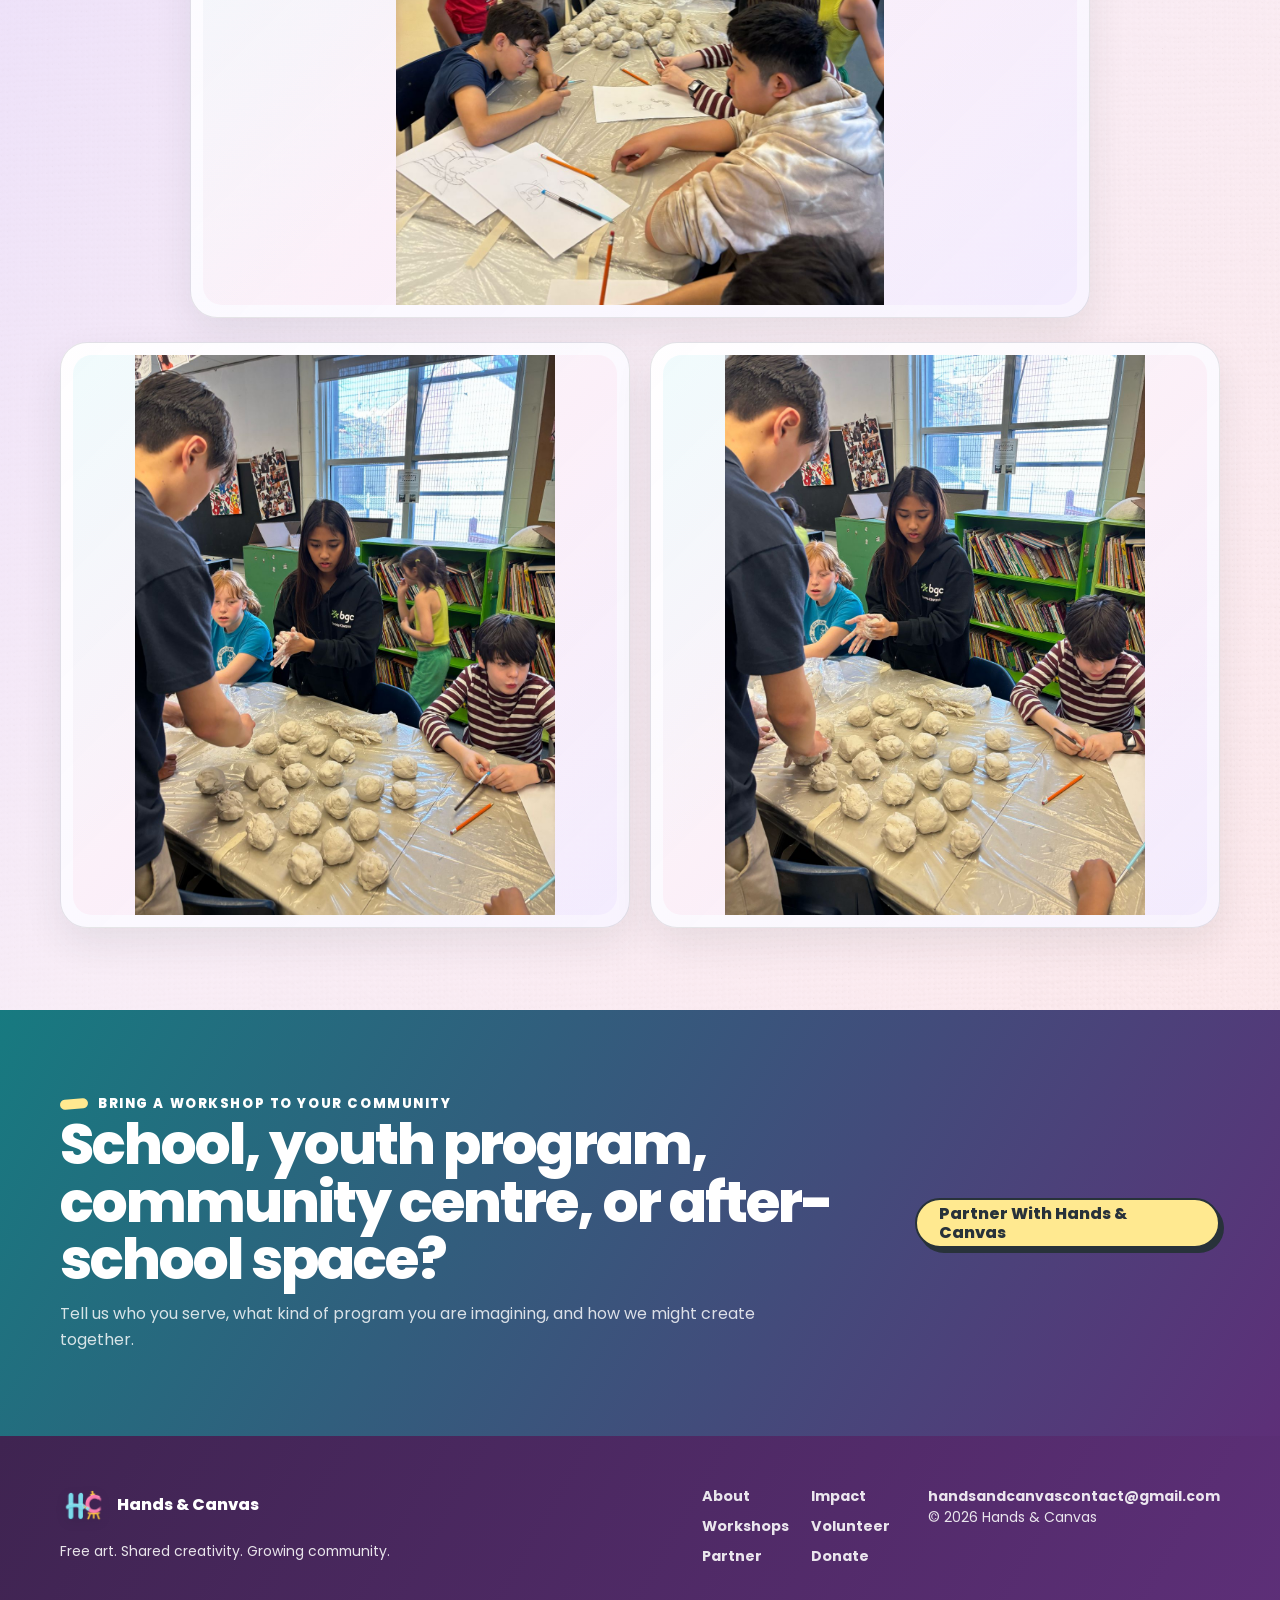
<file: workshops.html>
<!DOCTYPE html><html lang="en"><head><meta charset="UTF-8"><meta name="viewport" content="width=device-width,initial-scale=1.0"><meta name="description" content="Hands & Canvas — free art programming, creative resources, community partnerships, and youth-led arts access."><meta name="theme-color" content="#fdfaf5"><title>Workshops | Hands & Canvas</title><link rel="icon" type="image/png" sizes="32x32" href="assets/hc-favicon-32.png"><link rel="icon" type="image/png" sizes="64x64" href="assets/hc-favicon-64.png"><link rel="apple-touch-icon" href="assets/hc-apple-touch.png"><link rel="preconnect" href="https://fonts.googleapis.com"><link rel="preconnect" href="https://fonts.gstatic.com" crossorigin><link href="https://fonts.googleapis.com/css2?family=DM+Serif+Display:ital@0;1&family=Poppins:wght@400;500;600;700;800&display=swap" rel="stylesheet"><link rel="stylesheet" href="styles.css"></head><body><div class="nav-wrap" id="siteNav">
  <nav class="nav site-nav" aria-label="Primary navigation">
    <a class="brand" href="index.html" aria-label="Hands & Canvas home"><img class="brand-logo" src="assets/hc-logo.png" alt=""><span>Hands &amp; Canvas</span></a>
    <div class="nav-links">
      <a href="about.html" class="nav-top-link ">About</a>
      <div class="nav-item has-dropdown "><button class="nav-drop-toggle" type="button" aria-expanded="false">Impact <span>⌄</span></button><div class="dropdown-menu"><a href="impact.html"><strong>Impact Overview</strong><small>Numbers, photographs &amp; community network</small></a><a href="timeline.html"><strong>Our Timeline</strong><small>Follow the story as the paint flows</small></a></div></div>
      <div class="nav-item has-dropdown active"><button class="nav-drop-toggle" type="button" aria-expanded="false">Programs <span>⌄</span></button><div class="dropdown-menu"><a href="workshops.html"><strong>Workshops</strong><small>Free hands-on art programming</small></a><a href="beyond.html"><strong>Beyond the Studio</strong><small>Create and contribute from anywhere</small></a><a href="colouring-book.html"><strong>Colouring Book</strong><small>Our interactive creative resource</small></a></div></div>
      <div class="nav-item has-dropdown "><button class="nav-drop-toggle" type="button" aria-expanded="false">Get Involved <span>⌄</span></button><div class="dropdown-menu"><a href="volunteer.html"><strong>Volunteer</strong><small>Find your way to create with us</small></a><a href="partner.html"><strong>Partner</strong><small>Bring Hands &amp; Canvas to your community</small></a></div></div>
      <a class="btn btn-pink nav-donate" href="donate.html">Donate</a>
    </div>
    <button class="nav-toggle" aria-label="Open navigation" aria-expanded="false">☰</button>
  </nav>
</div><main>
<section class="photo-hero photo-hero-real workshop-photo-hero" style="--hero-image:url('assets/workshops-hero.jpg')"><div class="photo-hero-wash teal-wash"></div><div class="container photo-hero-copy reveal"><span class="kicker light-kicker">Workshops</span><h1>Make something you have never made before.</h1><p>Hands &amp; Canvas workshops are built around experimenting, changing ideas, and making something personal — not copying one perfect example.</p><a class="btn btn-yellow mt-24" href="partner.html">Bring a Workshop to Your Community</a></div></section>
<section class="section"><div class="container workshop-process"><div class="section-intro reveal"><span class="kicker">What a workshop feels like</span><h2 class="mt-16">Simple structure. Lots of room to make it your own.</h2><p class="lede mt-16">Workshops are typically one-hour sessions, with attendance often ranging from roughly 30–45 students.</p></div><div class="process-row mt-36"><div><span>01</span><strong>Explore</strong><p>Meet the materials and the idea.</p></div><div><span>02</span><strong>Make</strong><p>Start somewhere without needing a perfect plan.</p></div><div><span>03</span><strong>Experiment</strong><p>Change colours, shapes, techniques, and directions.</p></div><div><span>04</span><strong>Share</strong><p>Leave with something that feels like yours.</p></div></div></div></section>
<section class="section workshop-project-band band-teal decorated-soft"><div class="container"><div class="workshop-story-head reveal"><span class="kicker">Project story · sculpture</span><h2 class="mt-16">Build it first. Then let the surface change everything.</h2><p class="lede mt-16">A project can move through construction, shaping, surface work, and colour — with plenty of room for each young artist to make different choices.</p></div><div class="workshop-full-grid three mt-36"><figure class="full-photo-card reveal"><img src="assets/early-table.jpg" alt="Participants shaping materials around a workshop table"><figcaption>Building the structure</figcaption></figure><figure class="full-photo-card reveal"><img src="assets/early-room.jpg" alt="Large group working together during a sculpture activity"><figcaption>Working side by side</figcaption></figure><figure class="full-photo-card reveal"><img src="assets/early-help.jpg" alt="Volunteer supporting participants at an art table"><figcaption>Support as ideas develop</figcaption></figure></div><figure class="full-photo-card wide-feature reveal mt-30"><img src="assets/paint-turtle.jpg" alt="Children painting a handmade turtle sculpture"><figcaption>Adding colour and personality</figcaption></figure></div></section>
<section class="section"><div class="container"><div class="workshop-text-photo-grid"><div class="reveal"><span class="kicker">Project story · drawing</span><h2 class="mt-16">A prompt is only the starting point.</h2><p class="lede mt-16">Comic-style and design activities provide enough structure to begin without deciding the ending. Volunteers can help someone start, ask questions, or simply make space for the idea to keep going.</p></div><div class="workshop-full-grid two reveal"><figure class="full-photo-card"><img src="assets/comic-pair.jpg" alt="Children working on comic drawing sheets"></figure><figure class="full-photo-card"><img src="assets/show-work.jpg" alt="Child showing a drawing concept at the workshop table"></figure></div></div><div class="workshop-full-grid three mt-30"><figure class="full-photo-card reveal"><img src="assets/comic-help.jpg" alt="Volunteer supporting a child with a drawing activity"><figcaption>One-on-one support</figcaption></figure><figure class="full-photo-card reveal"><img src="assets/comic-group.jpg" alt="Small group drawing together near a classroom window"><figcaption>Drawing together</figcaption></figure><figure class="full-photo-card reveal"><img src="assets/comic-close.jpg" alt="Children and volunteers working at a drawing table"><figcaption>Ideas taking shape</figcaption></figure></div></div></section>
<section class="section workshop-project-band band-purple decorated-soft"><div class="container"><div class="workshop-story-head reveal"><span class="kicker">Project story · clay</span><h2 class="mt-16">A material that changes as soon as you touch it.</h2><p class="lede mt-16">Clay invites experimentation immediately: press, roll, join, flatten, rebuild, start again.</p></div><figure class="full-photo-card wide-feature reveal mt-36"><img src="assets/clay-room.jpg" alt="Hands & Canvas clay workshop around a long table"></figure><div class="workshop-full-grid two mt-24"><figure class="full-photo-card reveal"><img src="assets/clay-close.jpg" alt="Children and volunteers preparing clay together"></figure><figure class="full-photo-card reveal"><img src="assets/clay-close-2.jpg" alt="Clay pieces arranged on a workshop table"></figure></div></div></section>
<section class="section workshop-partner-band"><div class="container split-cta"><div><span class="kicker light-kicker">Bring a workshop to your community</span><h2>School, youth program, community centre, or after-school space?</h2><p>Tell us who you serve, what kind of program you are imagining, and how we might create together.</p></div><a class="btn btn-yellow" href="partner.html">Partner With Hands &amp; Canvas</a></div></section></main><footer><div class="container footer-grid"><div><a class="brand" href="index.html"><img class="brand-logo footer-logo" src="assets/hc-logo.png" alt=""><span>Hands &amp; Canvas</span></a><p class="small mt-16">Free art. Shared creativity. Growing community.</p></div><div class="footer-links"><a href="about.html">About</a><a href="impact.html">Impact</a><a href="workshops.html">Workshops</a><a href="volunteer.html">Volunteer</a><a href="partner.html">Partner</a><a href="donate.html">Donate</a></div><div class="small"><a href="mailto:handsandcanvascontact@gmail.com">handsandcanvascontact@gmail.com</a><br>© 2026 Hands &amp; Canvas</div></div></footer><div class="toast" role="status" aria-live="polite"></div><script src="script.js"></script></body></html>
</file>
<file: styles.css>
:root{
  --ink:#28323a;
  --ink-2:#4d5962;
  --paper:#fdfaf5;
  --white:#ffffff;
  --pink:#ffb2d0;
  --pink-2:#ff7eaf;
  --teal:#a6edf0;
  --teal-2:#53cdd4;
  --purple:#d8c4ff;
  --purple-2:#9c7df0;
  --yellow:#ffe990;
  --yellow-2:#f2c84d;
  --blue:#c7ecff;
  --peach:#ffd7bd;
  --line:rgba(40,50,58,.15);
  --soft-shadow:0 16px 42px rgba(50,55,65,.10);
  --strong-shadow:7px 8px 0 rgba(40,50,58,.92);
  --radius-xl:34px;
  --radius-lg:28px;
  --radius-md:20px;
  --max:1180px;
}

*{box-sizing:border-box}
html{scroll-behavior:smooth}
body{
  margin:0;
  color:var(--ink);
  font-family:"Poppins","Avenir Next","Segoe UI",Arial,sans-serif;
  background:
    linear-gradient(rgba(253,250,245,.80),rgba(253,250,245,.80)),
    url("assets/canvas-background.png") center top/760px auto repeat;
  overflow-x:hidden;
}
a{color:inherit;text-decoration:none}
button,input{font:inherit}
img{display:block;max-width:100%}
.container{width:min(var(--max),92vw);margin:0 auto}
.section{padding:88px 0;position:relative}
.section-tight{padding:64px 0}
.kicker{
  display:inline-flex;align-items:center;gap:10px;
  font-size:.82rem;font-weight:800;letter-spacing:.12em;text-transform:uppercase;
  color:var(--purple-2)
}
.kicker:before{
  content:"";width:28px;height:10px;border-radius:999px;background:var(--yellow);transform:rotate(-5deg)
}
h1,h2,h3,h4{margin:0;letter-spacing:-.035em;line-height:1.02}
h1{font-size:clamp(3.1rem,7vw,6.6rem);font-weight:800}
h2{font-size:clamp(2.2rem,4.4vw,4.35rem);font-weight:800}
h3{font-size:clamp(1.25rem,2.1vw,1.8rem);font-weight:750}
p{margin:0;color:var(--ink-2);font-size:1rem;line-height:1.78}
.lede{font-size:1.12rem;max-width:760px}
.muted{color:var(--ink-2)}
.center{text-align:center}
.max-760{max-width:760px}
.max-850{max-width:850px}
.mt-12{margin-top:12px}.mt-16{margin-top:16px}.mt-20{margin-top:20px}.mt-24{margin-top:24px}.mt-30{margin-top:30px}.mt-36{margin-top:36px}.mt-44{margin-top:44px}
.grid-2{display:grid;grid-template-columns:1fr 1fr;gap:26px}
.grid-3{display:grid;grid-template-columns:repeat(3,1fr);gap:22px}
.grid-4{display:grid;grid-template-columns:repeat(4,1fr);gap:18px}
.surface{
  background:rgba(255,255,255,.78);
  border:1px solid var(--line);
  border-radius:var(--radius-lg);
  box-shadow:var(--soft-shadow)
}
.btn{
  display:inline-flex;align-items:center;justify-content:center;
  min-height:50px;padding:0 22px;border-radius:999px;border:2px solid var(--ink);
  background:#fff;font-weight:800;box-shadow:4px 5px 0 var(--ink);
  transition:.2s ease;cursor:pointer
}
.btn:hover{transform:translate(-2px,-2px);box-shadow:7px 8px 0 var(--ink)}
.btn-pink{background:var(--pink)}
.btn-teal{background:var(--teal)}
.btn-purple{background:var(--purple)}
.btn-yellow{background:var(--yellow)}
.btn-quiet{box-shadow:none;border-color:rgba(40,50,58,.3);background:rgba(255,255,255,.68)}
.btn-row{display:flex;gap:14px;flex-wrap:wrap;align-items:center}
.paint-highlight{position:relative;display:inline-block;z-index:0}
.paint-highlight:after{
  content:"";position:absolute;left:-2%;right:-2%;bottom:.07em;height:.27em;z-index:-1;
  background:var(--yellow);border-radius:999px;opacity:.88;transform:rotate(-1deg)
}

/* nav */
.nav-wrap{position:sticky;top:14px;z-index:80;width:min(1200px,calc(100vw - 28px));margin:14px auto 0}
.nav{
  display:flex;align-items:center;justify-content:space-between;gap:22px;padding:12px 14px 12px 18px;
  background:rgba(255,255,255,.88);backdrop-filter:blur(15px);border:1px solid var(--line);
  border-radius:22px;box-shadow:0 12px 32px rgba(43,51,57,.08)
}
.brand{display:flex;align-items:center;gap:11px;font-weight:800;white-space:nowrap}
.brand-mark{
  width:39px;height:39px;border:2px solid var(--ink);border-radius:12px;transform:rotate(-6deg);
  background:
    radial-gradient(circle at 28% 29%,var(--pink) 0 18%,transparent 19%),
    radial-gradient(circle at 70% 37%,var(--teal) 0 18%,transparent 19%),
    radial-gradient(circle at 50% 70%,var(--purple) 0 20%,transparent 21%),
    var(--paper)
}
.nav-links{display:flex;align-items:center;gap:20px;font-size:.92rem;font-weight:650}
.nav-links a:not(.btn):hover,.nav-links a.active:not(.btn){color:var(--pink-2)}
.nav-toggle{display:none;border:0;background:transparent;color:var(--ink);font-size:1.5rem;cursor:pointer}

/* hero */
.hero{padding:55px 0 80px;min-height:calc(100vh - 90px);display:grid;align-items:center}
.hero-grid{display:grid;grid-template-columns:1.07fr .93fr;gap:70px;align-items:center}
.hero-copy p{margin-top:22px;font-size:1.13rem;max-width:690px}
.hero-art{position:relative;min-height:590px}
.art-blob{position:absolute;z-index:-1;opacity:.82}
.art-blob.pink{width:245px;height:202px;background:var(--pink);border-radius:45% 55% 49% 60%;right:-26px;top:15px;transform:rotate(18deg)}
.art-blob.teal{width:260px;height:215px;background:var(--teal);border-radius:55% 45% 58% 42%;left:-70px;bottom:35px;transform:rotate(-15deg)}
.art-blob.purple{width:185px;height:150px;background:var(--purple);border-radius:56% 44% 45% 55%;right:78px;bottom:6px;transform:rotate(8deg)}
.polaroid{
  position:absolute;background:#fff;padding:12px 12px 34px;border:1px solid rgba(40,50,58,.09);
  box-shadow:var(--soft-shadow)
}
.polaroid .tape{
  position:absolute;width:88px;height:28px;top:-13px;left:50%;transform:translateX(-50%) rotate(-2deg);
  background:rgba(255,233,144,.72);box-shadow:inset 0 0 0 1px rgba(120,100,55,.06)
}
.photo-slot{
  display:grid;place-items:center;text-align:center;min-height:240px;padding:24px;
  border:1px dashed rgba(40,50,58,.20);font-weight:650;color:rgba(40,50,58,.58);
  background:
    linear-gradient(135deg,rgba(255,178,208,.43),rgba(166,237,240,.39)),
    repeating-linear-gradient(45deg,rgba(255,255,255,.22) 0 10px,transparent 10px 20px)
}
.p1{width:72%;left:7%;top:45px;transform:rotate(-6deg)}
.p2{width:61%;right:0;top:225px;transform:rotate(8deg)}
.p3{width:45%;left:10%;bottom:0;transform:rotate(3deg)}
.photo-caption{padding:10px 4px 0;font-size:.78rem;color:var(--ink-2);font-weight:600}

/* homepage action cards */
.action-grid{display:grid;grid-template-columns:repeat(3,1fr);gap:22px}
.action-card{
  min-height:280px;padding:28px;border-radius:30px;border:2px solid var(--ink);box-shadow:var(--strong-shadow);
  position:relative;overflow:hidden;display:flex;flex-direction:column;justify-content:space-between;transition:.22s ease
}
.action-card:hover{transform:translateY(-7px)}
.action-card.pink{background:var(--pink)}
.action-card.teal{background:var(--teal)}
.action-card.purple{background:var(--purple)}
.action-card .mini-icon{
  width:72px;height:72px;border-radius:22px;border:2px solid var(--ink);background:rgba(255,255,255,.58);
  display:grid;place-items:center;font-weight:900;font-size:1.45rem
}
.action-card p{color:#39454d;margin-top:12px}
.action-card:after{
  content:"";position:absolute;width:150px;height:150px;border:20px solid rgba(255,255,255,.22);
  border-radius:50%;right:-55px;bottom:-55px
}

/* hotspots */
.hotspot-layout{display:grid;grid-template-columns:1.1fr .9fr;gap:34px;align-items:stretch}
.hotspot-stage{
  min-height:540px;position:relative;overflow:hidden;padding:22px;border-radius:32px;
  background:rgba(255,255,255,.76);border:1px solid var(--line);box-shadow:var(--soft-shadow)
}
.hotspot-image{
  position:absolute;inset:22px;border-radius:24px;display:grid;place-items:center;text-align:center;
  background:
    linear-gradient(135deg,rgba(166,237,240,.56),rgba(255,178,208,.45),rgba(216,196,255,.48));
  border:1px dashed rgba(40,50,58,.22);padding:30px;font-weight:700;color:rgba(40,50,58,.58)
}
.splotch{
  position:absolute;width:74px;height:66px;border:2px solid var(--ink);cursor:pointer;z-index:3;
  color:var(--ink);font-weight:900;display:grid;place-items:center;box-shadow:3px 4px 0 var(--ink);
  transition:.18s ease
}
.splotch:hover,.splotch[aria-pressed="true"]{transform:scale(1.06);box-shadow:5px 6px 0 var(--ink)}
.splotch.one{left:12%;top:15%;background:var(--pink);border-radius:53% 47% 60% 40% / 42% 55% 45% 58%}
.splotch.two{right:10%;top:22%;background:var(--teal);border-radius:46% 54% 43% 57% / 55% 45% 57% 43%}
.splotch.three{left:17%;bottom:19%;background:var(--yellow);border-radius:59% 41% 50% 50% / 45% 58% 42% 55%}
.splotch.four{right:17%;bottom:12%;background:var(--purple);border-radius:45% 55% 62% 38% / 58% 43% 57% 42%}
.hotspot-copy{padding:34px}
.fact-panel{
  margin-top:26px;padding:24px;border-radius:22px;border:1px solid var(--line);background:rgba(255,255,255,.86);min-height:220px
}
.fact-panel strong{display:block;font-size:1.32rem;margin-bottom:9px}
.fact-number{display:inline-flex;padding:7px 11px;border-radius:999px;background:var(--yellow);font-size:.78rem;font-weight:800;margin-bottom:12px}

/* impact */
.impact-split{display:grid;grid-template-columns:.93fr 1.07fr;gap:26px;margin-top:40px;align-items:start}
.stats-card,.partners-card{padding:30px}
.stats-list{display:grid;gap:14px;margin-top:22px}
.stat-row{
  display:grid;grid-template-columns:115px 1fr;gap:15px;align-items:center;padding:17px 18px;border:1px solid var(--line);
  border-radius:20px;background:#fff
}
.stat-row:nth-child(1){background:rgba(255,178,208,.28)}
.stat-row:nth-child(2){background:rgba(166,237,240,.28)}
.stat-row:nth-child(3){background:rgba(216,196,255,.28)}
.stat-row:nth-child(4){background:rgba(255,233,144,.30)}
.stat-row:nth-child(5){background:rgba(199,236,255,.34)}
.stat-number{font-size:clamp(2rem,4vw,3.35rem);font-weight:800;letter-spacing:-.06em;line-height:1}
.stat-label{font-weight:650;color:var(--ink-2);line-height:1.45}
.partner-grid{display:grid;grid-template-columns:repeat(2,1fr);gap:12px;margin-top:22px}
.partner-pill{
  min-height:82px;border-radius:18px;padding:17px;border:1px solid var(--line);background:rgba(255,255,255,.88);
  display:flex;align-items:center;gap:11px;font-weight:700
}
.partner-dot{width:12px;height:12px;border-radius:50%;flex:0 0 auto}
.partner-pill:nth-child(4n+1) .partner-dot{background:var(--pink-2)}
.partner-pill:nth-child(4n+2) .partner-dot{background:var(--teal-2)}
.partner-pill:nth-child(4n+3) .partner-dot{background:var(--purple-2)}
.partner-pill:nth-child(4n) .partner-dot{background:var(--yellow-2)}
.photo-strip{display:grid;grid-template-columns:1.2fr .8fr .8fr;gap:18px;margin-top:34px}
.photo-card{background:#fff;padding:10px 10px 30px;box-shadow:var(--soft-shadow);border:1px solid var(--line)}
.photo-card:nth-child(1){transform:rotate(-1.5deg)}
.photo-card:nth-child(2){transform:rotate(1deg)}
.photo-card:nth-child(3){transform:rotate(-.7deg)}
.photo-card .photo-slot{min-height:210px}

/* about */
.about-stack{display:grid;gap:28px;margin-top:40px}
.story-card{padding:38px;position:relative;overflow:hidden}
.story-card:after{
  content:"";position:absolute;width:220px;height:220px;border-radius:50%;right:-80px;top:-90px;background:rgba(216,196,255,.28)
}
.story-card p{position:relative;z-index:1}
.story-card p+p{margin-top:16px}
.story-divider{height:1px;background:var(--line);margin:30px 0}
.founder-card{padding:22px;display:grid;grid-template-columns:.38fr .62fr;gap:22px;align-items:stretch}
.founder-photo{
  min-height:420px;border-radius:24px;border:2px dashed rgba(40,50,58,.22);
  background:linear-gradient(145deg,rgba(166,237,240,.58),rgba(255,178,208,.48),rgba(216,196,255,.50));
  display:grid;place-items:center;text-align:center;padding:20px;font-weight:700;color:rgba(40,50,58,.58)
}
.founder-info{padding:28px;border-radius:24px;border:1px solid var(--line);background:rgba(255,255,255,.82)}
.tag{display:inline-flex;padding:8px 12px;border-radius:999px;background:var(--yellow);font-size:.8rem;font-weight:800}
.chip-row{display:flex;gap:9px;flex-wrap:wrap;margin-top:18px}
.chip{padding:8px 11px;border-radius:999px;background:rgba(166,237,240,.32);font-size:.82rem;font-weight:650}

/* programs */
.program-grid{display:grid;grid-template-columns:repeat(3,1fr);gap:22px;margin-top:40px}
.program-card{
  min-height:345px;padding:28px;border-radius:28px;border:2px solid var(--ink);box-shadow:var(--strong-shadow);
  display:flex;flex-direction:column;justify-content:space-between
}
.program-card:nth-child(1){background:rgba(166,237,240,.67)}
.program-card:nth-child(2){background:rgba(255,178,208,.64)}
.program-card:nth-child(3){background:rgba(216,196,255,.67)}
.program-icon{width:68px;height:68px;border:2px solid var(--ink);border-radius:20px;background:rgba(255,255,255,.6);display:grid;place-items:center;font-weight:900}
.program-card p{margin-top:12px}

/* beyond */
.beyond-hero{
  border-radius:36px;padding:48px;background:
  radial-gradient(circle at 12% 18%,rgba(255,178,208,.48),transparent 22%),
  radial-gradient(circle at 88% 20%,rgba(166,237,240,.46),transparent 24%),
  radial-gradient(circle at 70% 86%,rgba(216,196,255,.43),transparent 22%),
  rgba(255,255,255,.78);
  border:1px solid var(--line);box-shadow:var(--soft-shadow)
}
.make-grid{display:grid;grid-template-columns:repeat(4,1fr);gap:16px;margin-top:28px}
.make-card{padding:22px;border-radius:22px;background:rgba(255,255,255,.84);border:1px solid var(--line);min-height:165px}
.make-card strong{display:block;margin-bottom:8px}
.steps{display:grid;grid-template-columns:repeat(4,1fr);gap:18px;margin-top:30px}
.step{padding:22px;border-radius:22px;border:1px solid var(--line);background:rgba(255,255,255,.8)}
.step-num{width:34px;height:34px;border-radius:50%;display:grid;place-items:center;background:var(--yellow);font-weight:800;margin-bottom:12px}

/* colouring book */
.book-layout{display:grid;grid-template-columns:.92fr 1.08fr;gap:70px;align-items:center;margin-top:38px}
.book-stack{position:relative;min-height:500px}
.page-sheet{position:absolute;width:72%;aspect-ratio:.76;background:#fff;border:1px solid var(--line);box-shadow:var(--soft-shadow);padding:28px}
.page-sheet.one{left:12%;top:8px;transform:rotate(-7deg)}
.page-sheet.two{right:6%;top:34px;transform:rotate(6deg)}
.page-sheet.three{left:18%;top:65px;transform:rotate(-1deg);display:grid;place-items:center}
.book-doodle{
  width:86%;aspect-ratio:1;border:3px solid var(--ink);border-radius:47% 53% 43% 57%;position:relative;
  background:
    radial-gradient(circle at 30% 34%,rgba(255,178,208,.38) 0 18%,transparent 19%),
    radial-gradient(circle at 68% 62%,rgba(166,237,240,.38) 0 15%,transparent 16%),
    radial-gradient(circle at 50% 50%,rgba(216,196,255,.28) 0 8%,transparent 9%)
}
.book-doodle:before,.book-doodle:after{content:"";position:absolute;border:3px solid var(--ink);border-radius:50%}
.book-doodle:before{width:29%;height:29%;left:18%;top:18%}
.book-doodle:after{width:35%;height:21%;right:13%;bottom:20%;border-radius:52% 42% 50% 45%}
.prompt-grid{display:grid;grid-template-columns:repeat(3,1fr);gap:14px;margin-top:26px}
.prompt{padding:16px;border-radius:18px;border:1px solid var(--line);background:rgba(255,255,255,.76);font-weight:650}

/* volunteer / partner */
.path-grid{display:grid;grid-template-columns:1fr 1fr;gap:24px;margin-top:36px}
.path-card{padding:32px}
.path-card ul{margin:18px 0 24px;padding-left:20px;color:var(--ink-2);line-height:1.9}
.form-placeholder{
  margin-top:26px;padding:24px;border:2px dashed rgba(40,50,58,.22);border-radius:22px;
  background:rgba(255,255,255,.62)
}
.form-placeholder strong{display:block;margin-bottom:7px}

/* donation page */
.donate-hero-grid{display:grid;grid-template-columns:.9fr 1.1fr;gap:44px;align-items:center}
.paint-lab{padding:28px}
.donation-top{display:flex;justify-content:space-between;gap:20px;align-items:flex-end;flex-wrap:wrap}
.amount-display{font-size:clamp(3rem,6vw,5.6rem);font-weight:800;letter-spacing:-.07em;line-height:.95}
.amount-caption{font-size:1.02rem;font-weight:700;margin-top:8px;color:var(--ink-2)}
.tube-stage{position:relative;min-height:520px;display:grid;place-items:center;margin-top:18px;overflow:hidden}
.paint-tube{width:min(310px,70vw);height:auto;display:block;filter:drop-shadow(0 18px 18px rgba(40,50,58,.12))}
.tube-fill-rect{transition:y .35s ease,height .35s ease}
.tube-color{transition:fill .25s ease}
.material{
  position:absolute;opacity:0;transform:translateY(15px) scale(.86);transition:.35s ease;
  width:90px;height:90px;border-radius:24px;border:2px solid var(--ink);background:rgba(255,255,255,.92);
  display:grid;place-items:center;font-weight:800;text-align:center;padding:8px;box-shadow:4px 5px 0 var(--ink)
}
.material.show{opacity:1;transform:translateY(0) scale(1)}
.material.paper{left:4%;top:20%;background:var(--yellow)}
.material.markers{right:4%;top:16%;background:var(--pink)}
.material.paint{left:0;bottom:18%;background:var(--teal)}
.material.clay{right:0;bottom:17%;background:var(--purple)}
.material.brushes{left:22%;bottom:2%;background:var(--peach)}
.material.kit{right:22%;bottom:1%;background:var(--blue)}
.slider-wrap{margin-top:18px}
.slider-labels{display:flex;justify-content:space-between;font-size:.82rem;font-weight:700;color:var(--ink-2);margin-bottom:8px}
input[type="range"]{width:100%;accent-color:var(--pink-2);cursor:pointer}
.quick-amounts{display:flex;gap:9px;flex-wrap:wrap;margin-top:16px}
.quick-amounts button{
  border:1px solid var(--line);background:#fff;border-radius:999px;padding:9px 13px;font-weight:750;cursor:pointer
}
.quick-amounts button.active{background:var(--yellow);border-color:var(--ink)}
.impact-copy{
  margin-top:18px;padding:20px;border-radius:18px;border:1px solid var(--line);background:rgba(255,255,255,.84)
}
.donation-tier-grid{display:grid;grid-template-columns:repeat(3,1fr);gap:16px;margin-top:30px}
.tier{padding:22px;border-radius:22px;border:1px solid var(--line);background:rgba(255,255,255,.82)}
.tier strong{display:block;font-size:1.6rem}
.tier.featured{background:var(--yellow);border:2px solid var(--ink);box-shadow:var(--strong-shadow)}
.breakdown-grid{display:grid;grid-template-columns:repeat(4,1fr);gap:16px;margin-top:26px}
.breakdown{padding:20px;border-radius:20px;border:1px solid var(--line);background:rgba(255,255,255,.82)}
.mini-tube{
  width:150px;margin:0 auto 16px;display:block;filter:drop-shadow(0 10px 14px rgba(40,50,58,.1))
}

/* teaser donation */
.support-teaser{
  display:grid;grid-template-columns:1.1fr .9fr;gap:34px;align-items:center;
  padding:38px;border-radius:34px;border:2px solid var(--ink);box-shadow:var(--strong-shadow);
  background:
    radial-gradient(circle at 10% 15%,rgba(255,178,208,.52),transparent 25%),
    radial-gradient(circle at 88% 82%,rgba(166,237,240,.52),transparent 28%),
    rgba(255,255,255,.82)
}
.support-number{font-size:clamp(3.1rem,6vw,5.8rem);font-weight:800;letter-spacing:-.07em;line-height:.95}

/* CTA */
.big-cta{
  margin:10px auto 88px;width:min(var(--max),92vw);padding:54px;border-radius:36px;border:2px solid var(--ink);
  box-shadow:var(--strong-shadow);text-align:center;background:
    radial-gradient(circle at 16% 26%,rgba(255,178,208,.45),transparent 24%),
    radial-gradient(circle at 84% 74%,rgba(166,237,240,.45),transparent 26%),
    radial-gradient(circle at 58% 17%,rgba(216,196,255,.36),transparent 18%),
    rgba(255,255,255,.84)
}
.big-cta p{max-width:720px;margin:18px auto 27px}

/* footer */
footer{padding:34px 0 48px;border-top:1px dashed rgba(40,50,58,.22)}
.footer-grid{display:grid;grid-template-columns:1fr auto auto;gap:30px;align-items:start}
.footer-links{display:grid;grid-template-columns:repeat(2,auto);gap:8px 22px;font-size:.9rem;font-weight:650}
.small{font-size:.87rem;color:var(--ink-2)}

/* toast/reveal */
.toast{
  position:fixed;left:50%;bottom:24px;transform:translate(-50%,20px);opacity:0;pointer-events:none;
  background:var(--ink);color:#fff;border-radius:999px;padding:12px 18px;font-size:.9rem;font-weight:650;z-index:100;
  transition:.25s ease
}
.toast.show{opacity:1;transform:translate(-50%,0)}
.reveal{opacity:0;transform:translateY(18px);transition:.65s ease}
.reveal.visible{opacity:1;transform:none}

@media(max-width:1000px){
  .nav-links{display:none;position:absolute;top:72px;left:0;right:0;margin:auto;width:min(92vw,580px);padding:18px;
    flex-direction:column;background:rgba(255,255,255,.97);border:1px solid var(--line);border-radius:22px;box-shadow:var(--soft-shadow)}
  .nav-links.open{display:flex}.nav-toggle{display:block}
  .hero-grid,.hotspot-layout,.impact-split,.donate-hero-grid,.support-teaser,.book-layout{grid-template-columns:1fr}
  .action-grid,.program-grid{grid-template-columns:1fr}
  .make-grid,.steps,.breakdown-grid{grid-template-columns:repeat(2,1fr)}
  .founder-card{grid-template-columns:1fr}.founder-photo{min-height:360px}
  .path-grid{grid-template-columns:1fr}
  .photo-strip{grid-template-columns:1fr 1fr}
  .photo-strip .photo-card:first-child{grid-column:1/-1}
}
@media(max-width:720px){
  .section{padding:68px 0}.hero{padding-top:32px}
  .hero-art{min-height:465px}.p1{width:82%;left:0}.p2{width:72%}.p3{width:56%}
  .action-grid,.partner-grid,.make-grid,.steps,.prompt-grid,.donation-tier-grid,.breakdown-grid,.grid-2,.grid-3,.grid-4{grid-template-columns:1fr}
  .stat-row{grid-template-columns:1fr}.partner-grid{grid-template-columns:1fr}
  .photo-strip{grid-template-columns:1fr}.photo-strip .photo-card:first-child{grid-column:auto}
  .hotspot-stage{min-height:440px}.splotch{width:62px;height:56px}
  .support-teaser,.beyond-hero,.big-cta{padding:30px 22px}
  .tube-stage{min-height:500px}.material{width:76px;height:76px;font-size:.8rem}
  .footer-grid{grid-template-columns:1fr}.footer-links{grid-template-columns:repeat(2,auto);justify-content:start}
}


/* =========================================================
   V3 — spacing, proportion, and branded paint-tube refinements
   ========================================================= */

:root{--max:1120px}

.section{padding:76px 0}
.section-tight{padding:54px 0}
.container{width:min(var(--max),92vw)}

.hero{min-height:auto;padding:50px 0 68px}
.hero-grid{gap:58px}
.hero-art{min-height:525px}
.hero-copy p{max-width:650px}

.surface{border-radius:26px}
.action-grid{gap:20px}
.action-card{min-height:245px;padding:26px;border-radius:27px}
.action-card .mini-icon{width:64px;height:64px;border-radius:19px}

.hotspot-layout{gap:28px}
.hotspot-stage{min-height:500px}
.hotspot-copy{padding:30px}
.fact-panel{min-height:195px;padding:22px}

.program-grid{gap:20px}
.program-card{min-height:300px;padding:26px;border-radius:26px}
.program-icon{width:62px;height:62px;border-radius:18px}

.impact-split{gap:22px;align-items:stretch}
.stats-card,.partners-card{padding:27px;height:100%}
.stats-list{gap:11px}
.stat-row{padding:15px 16px;min-height:76px}
.partner-grid{gap:10px}
.partner-pill{min-height:72px;padding:14px 15px}
.photo-strip{gap:16px;margin-top:30px}
.photo-card .photo-slot{min-height:190px}

.about-stack{gap:24px;margin-top:34px}
.story-card{padding:34px}
.story-card p{max-width:980px}
.story-divider{margin:27px 0}
.founder-card{padding:20px;gap:20px;grid-template-columns:minmax(280px,.4fr) minmax(0,.6fr)}
.founder-photo{min-height:385px}
.founder-info{padding:26px}

.beyond-hero{padding:40px}
.make-grid{gap:14px}
.make-card{min-height:145px;padding:20px}
.steps{gap:14px}
.step{padding:20px}

.book-layout{gap:54px}
.book-stack{min-height:435px}
.page-sheet{width:68%}

.path-grid{gap:22px}
.path-card{padding:29px}
.form-placeholder{margin-top:22px;padding:21px}

.support-teaser{gap:28px;padding:34px}
.big-cta{margin:6px auto 76px;padding:46px}

/* Branded transparent PNG paint tube */
.tube-visual{
  position:relative;
  width:min(330px,72vw);
  aspect-ratio:940 / 1672;
  margin-inline:auto;
}
.tube-visual img{
  position:absolute;
  inset:0;
  width:100%;
  height:100%;
  object-fit:contain;
  z-index:2;
  pointer-events:none;
  user-select:none;
}
.tube-paint-fill{
  position:absolute;
  z-index:1;
  left:37.1%;
  width:26.6%;
  bottom:12%;
  height:0;
  background-color:var(--purple);
  transition:height .38s cubic-bezier(.2,.8,.2,1),background-color .25s ease;
  clip-path:polygon(0 2%,10% 0,22% 3%,35% 1%,49% 4%,62% 1%,76% 3%,89% 0,100% 2%,100% 100%,0 100%);
  border-radius:0 0 30px 30px;
  opacity:.96;
}
.tube-paint-fill::after{
  content:"";
  position:absolute;
  left:10%;
  top:6%;
  width:20%;
  height:82%;
  border-radius:999px;
  background:rgba(255,255,255,.20);
  filter:blur(1px);
}
.homepage-tube{width:min(205px,55vw)}
.homepage-tube .static-fill{height:var(--static-fill,50.8%);background-color:var(--static-color,var(--purple))}
.donation-tube{width:min(345px,70vw)}

/* Donation page proportions */
.paint-lab{padding:27px}
.donation-top{align-items:center;padding-bottom:5px}
.amount-caption{max-width:560px}
.tube-stage{min-height:590px;margin-top:12px}
.material{width:84px;height:84px;border-radius:21px;font-size:.85rem}
.material.paper{left:8%;top:19%}
.material.markers{right:8%;top:17%}
.material.paint{left:5%;bottom:21%}
.material.clay{right:5%;bottom:20%}
.material.brushes{left:23%;bottom:3%}
.material.kit{right:23%;bottom:3%}
.slider-wrap{margin:8px auto 0;max-width:900px}
.quick-amounts{justify-content:center}
.impact-copy{max-width:820px;margin:20px auto 0}
.donation-tier-grid{gap:14px}
.tier{padding:20px;min-height:140px}

@media(max-width:1000px){
  .section{padding:68px 0}
  .section-tight{padding:48px 0}
  .hero-grid{gap:38px}
  .hero-art{min-height:500px}
  .founder-card{grid-template-columns:1fr}
  .founder-photo{min-height:350px}
  .tube-stage{min-height:560px}
}
@media(max-width:720px){
  .section{padding:58px 0}
  .section-tight{padding:42px 0}
  .hero{padding:28px 0 52px}
  .hero-art{min-height:440px}
  .support-teaser,.beyond-hero,.big-cta{padding:27px 20px}
  .story-card,.stats-card,.partners-card,.path-card{padding:24px}
  .founder-info{padding:22px}
  .tube-stage{min-height:510px}
  .donation-tube{width:min(290px,76vw)}
  .material{width:70px;height:70px;font-size:.75rem;border-radius:18px}
  .material.paper{left:0;top:20%}
  .material.markers{right:0;top:18%}
  .material.paint{left:0;bottom:20%}
  .material.clay{right:0;bottom:19%}
  .material.brushes{left:18%;bottom:1%}
  .material.kit{right:18%;bottom:1%}
}


/* =========================================================
   V4 — donation pop-up assets + smoother paint wave
   ========================================================= */

.tube-paint-fill{
  background:var(--fill-color, var(--purple));
  overflow:visible;
  clip-path:none;
  border-radius:0 0 30px 30px;
}
.tube-paint-fill::before{
  content:"";
  position:absolute;
  left:-4%;
  width:108%;
  top:-16px;
  height:30px;
  background:var(--fill-color, var(--purple));
  border-radius:55% 45% 58% 42% / 58% 68% 32% 42%;
}
.tube-paint-fill::after{
  content:"";
  position:absolute;
  left:10%;
  top:6%;
  width:18%;
  height:82%;
  border-radius:999px;
  background:rgba(255,255,255,.18);
  filter:blur(1px);
}

.material{
  width:140px;
  height:auto;
  background:transparent;
  border:0;
  box-shadow:none;
  border-radius:0;
  padding:0;
  gap:8px;
  display:flex;
  flex-direction:column;
  align-items:center;
}
.material img{
  width:100%;
  height:auto;
  object-fit:contain;
  filter:drop-shadow(0 10px 14px rgba(40,50,58,.14));
}
.material figcaption{
  display:inline-flex;
  padding:6px 11px;
  border-radius:999px;
  background:rgba(255,255,255,.92);
  border:1px solid rgba(40,50,58,.12);
  color:var(--ink);
  font-size:.78rem;
  font-weight:700;
  line-height:1;
  box-shadow:0 6px 18px rgba(40,50,58,.10);
}
.material.paper{left:3%;top:12%;width:158px}
.material.markers{left:9%;bottom:9%;width:132px}
.material.paint{right:3%;top:10%;width:142px}
.material.brushes{right:8%;bottom:11%;width:126px}
.material.clay{left:39%;bottom:-1%;width:102px}
.material.clay img{transform:rotate(-7deg)}
.material.kit{right:29%;bottom:-1%;width:160px}
.material.kit figcaption,.material.clay figcaption{margin-top:-2px}

@media(max-width:1000px){
  .material{width:122px}
  .material.paper{width:138px;left:1%;top:14%}
  .material.markers{width:116px;left:3%;bottom:10%}
  .material.paint{width:126px;right:0;top:11%}
  .material.brushes{width:112px;right:4%;bottom:11%}
  .material.clay{width:90px;left:37%;bottom:0}
  .material.kit{width:144px;right:24%;bottom:0}
}
@media(max-width:720px){
  .material figcaption{font-size:.72rem;padding:5px 9px}
  .material.paper{width:118px;left:-2%;top:18%}
  .material.markers{width:100px;left:-1%;bottom:16%}
  .material.paint{width:108px;right:-3%;top:15%}
  .material.brushes{width:95px;right:2%;bottom:16%}
  .material.clay{width:78px;left:33%;bottom:4%}
  .material.kit{width:124px;right:17%;bottom:3%}
}


/* =========================================================
   V5 — clean donation formation, compact icon cards, clipped fill
   ========================================================= */

/* The transparent interior window measured from the supplied 940×1672 PNG:
   x=330..608, y=621..1471. This mask prevents any paint spill. */
.tube-window-mask{
  position:absolute;
  z-index:1;
  left:35.10%;
  top:37.14%;
  width:29.68%;
  height:50.90%;
  overflow:hidden;
  border-radius:24% / 7%;
}
.tube-window-mask .tube-paint-fill{
  position:absolute;
  left:0;
  right:0;
  bottom:0;
  width:100%;
  height:0;
  background:var(--fill-color,var(--purple));
  border-radius:0 0 18% 18%;
  transition:height .38s cubic-bezier(.2,.8,.2,1),background-color .25s ease;
  overflow:visible;
}
.tube-window-mask .tube-paint-fill::before{
  content:"";
  position:absolute;
  left:-3%;
  top:-11px;
  width:106%;
  height:22px;
  background:var(--fill-color,var(--purple));
  border-radius:50%;
}
.tube-window-mask .tube-paint-fill::after{
  content:"";
  position:absolute;
  left:10%;
  top:7%;
  width:16%;
  height:80%;
  border-radius:999px;
  background:rgba(255,255,255,.16);
}

/* Stable 3-column stage:
   paper/markers top, paint/brushes middle, clay/kits bottom.
   Hidden cards retain their grid cells, so nothing jumps or overlaps. */
.tube-stage{
  position:relative;
  min-height:650px;
  display:grid;
  grid-template-columns:minmax(155px,1fr) minmax(300px,360px) minmax(155px,1fr);
  grid-template-rows:repeat(3,1fr);
  column-gap:32px;
  row-gap:14px;
  align-items:center;
  justify-items:center;
  margin-top:20px;
  overflow:visible;
  padding:8px 10px;
}
.tube-stage .donation-tube{
  grid-column:2;
  grid-row:1 / 4;
  align-self:center;
  width:min(340px,100%);
  z-index:2;
}

/* Compact rounded-square icon cards instead of long rectangles. */
.tube-stage figure.material{
  position:relative;
  inset:auto;
  margin:0;
  width:158px;
  height:158px;
  padding:12px 12px 10px;
  border:1px solid rgba(40,50,58,.12);
  border-radius:26px;
  box-shadow:0 10px 24px rgba(40,50,58,.09);
  display:flex;
  flex-direction:column;
  align-items:center;
  justify-content:center;
  gap:6px;
  opacity:0;
  transform:translateY(12px) scale(.9);
  transition:opacity .32s ease,transform .38s cubic-bezier(.2,.8,.2,1);
}
.tube-stage figure.material.show{
  opacity:1;
  transform:translateY(0) scale(1);
}
.tube-stage figure.material img{
  display:block;
  width:auto;
  height:auto;
  max-width:132px;
  max-height:116px;
  object-fit:contain;
  filter:drop-shadow(0 7px 9px rgba(40,50,58,.10));
}
.tube-stage figure.material figcaption{
  margin:0;
  padding:5px 10px;
  border-radius:999px;
  background:rgba(255,255,255,.92);
  border:1px solid rgba(40,50,58,.10);
  color:var(--ink);
  font-size:.76rem;
  font-weight:750;
  line-height:1.05;
  box-shadow:none;
}

/* Alternating formation follows the donation sequence visually. */
.tube-stage figure.material.paper{
  grid-column:1;grid-row:1;
  background:rgba(255,233,144,.56) !important;
}
.tube-stage figure.material.markers{
  grid-column:3;grid-row:1;
  background:rgba(255,178,208,.48) !important;
}
.tube-stage figure.material.paint{
  grid-column:1;grid-row:2;
  background:rgba(166,237,240,.52) !important;
}
.tube-stage figure.material.brushes{
  grid-column:3;grid-row:2;
  background:rgba(255,215,189,.58) !important;
}
.tube-stage figure.material.clay{
  grid-column:1;grid-row:3;
  background:rgba(246,220,192,.60) !important;
}
.tube-stage figure.material.kit{
  grid-column:3;grid-row:3;
  background:rgba(199,236,255,.56) !important;
}

/* A little extra visual scale for the supplied transparent PNGs. */
.tube-stage figure.material.paper img{max-width:138px;max-height:122px}
.tube-stage figure.material.markers img{max-width:132px;max-height:118px}
.tube-stage figure.material.paint img{max-width:130px;max-height:118px}
.tube-stage figure.material.brushes img{max-width:126px;max-height:116px}
.tube-stage figure.material.clay img{max-width:132px;max-height:112px}
.tube-stage figure.material.kit img{max-width:140px;max-height:120px}

/* Homepage tube uses the same clipping logic but a static half-fill. */
.homepage-tube .tube-window-mask{
  left:35.10%;
  top:37.14%;
  width:29.68%;
  height:50.90%;
}
.homepage-tube .static-fill{
  height:100%;
  transform:scaleY(.5);
  transform-origin:bottom;
  background:var(--static-color,var(--purple));
}

/* Prevent older V3/V4 absolute-position rules from affecting these cards. */
.tube-stage .material.paper,
.tube-stage .material.markers,
.tube-stage .material.paint,
.tube-stage .material.brushes,
.tube-stage .material.clay,
.tube-stage .material.kit{
  left:auto;right:auto;top:auto;bottom:auto;
}

/* Keep donation copy centered under the visual. */
.slider-wrap{max-width:860px;margin:14px auto 0}
.impact-copy{max-width:780px}

@media(max-width:900px){
  .tube-stage{
    min-height:auto;
    grid-template-columns:1fr 1fr;
    grid-template-rows:auto repeat(3,160px);
    column-gap:18px;
    row-gap:16px;
    padding:8px 0;
  }
  .tube-stage .donation-tube{
    grid-column:1 / -1;
    grid-row:1;
    width:min(300px,66vw);
    margin-bottom:12px;
  }
  .tube-stage figure.material{
    width:min(158px,42vw);
    height:150px;
  }
  .tube-stage figure.material.paper{grid-column:1;grid-row:2}
  .tube-stage figure.material.markers{grid-column:2;grid-row:2}
  .tube-stage figure.material.paint{grid-column:1;grid-row:3}
  .tube-stage figure.material.brushes{grid-column:2;grid-row:3}
  .tube-stage figure.material.clay{grid-column:1;grid-row:4}
  .tube-stage figure.material.kit{grid-column:2;grid-row:4}
}

@media(max-width:520px){
  .tube-stage{
    grid-template-rows:auto repeat(3,142px);
    column-gap:10px;
    row-gap:12px;
  }
  .tube-stage figure.material{
    width:min(145px,43vw);
    height:136px;
    padding:9px;
    border-radius:22px;
  }
  .tube-stage figure.material img{
    max-width:112px !important;
    max-height:98px !important;
  }
  .tube-stage figure.material figcaption{
    font-size:.7rem;
    padding:4px 9px;
  }
}


/* =========================================================
   V6 — homepage hotspot redesign and spacing cleanup
   ========================================================= */

/* More balanced homepage action cards */
.action-grid{
  display:grid;
  grid-template-columns:repeat(3,minmax(0,1fr));
  gap:24px;
  align-items:stretch;
}
.action-card{
  min-height:228px;
  padding:22px 20px 20px;
  border-radius:28px;
}
.action-card h3{margin-top:12px}
.action-card p{
  margin-top:10px;
  max-width:27ch;
}
.action-card strong{
  margin-top:auto !important;
  padding-top:16px;
}

/* New centered intro + one full-width image area */
.hotspot-layout{display:block}
.hotspot-header{
  max-width:900px;
  margin:0 auto 26px;
}
.hotspot-stage{
  min-height:640px;
  position:relative;
  overflow:hidden;
  padding:20px;
  border-radius:34px;
  background:rgba(255,255,255,.82);
}
.hotspot-image{
  position:absolute;
  inset:20px;
  border-radius:26px;
  display:flex;
  align-items:flex-end;
  justify-content:flex-start;
  text-align:left;
  padding:26px;
  background:
    linear-gradient(rgba(255,255,255,.06), rgba(255,255,255,.12)),
    linear-gradient(135deg, rgba(166,237,240,.50), rgba(255,178,208,.28), rgba(216,196,255,.30)),
    linear-gradient(120deg, rgba(92,119,136,.22), rgba(40,50,58,.06));
  border:1px dashed rgba(40,50,58,.18);
}
.image-note{
  max-width:410px;
  padding:14px 16px;
  border-radius:18px;
  background:rgba(255,255,255,.82);
  border:1px solid rgba(40,50,58,.10);
  box-shadow:0 10px 24px rgba(40,50,58,.09);
  color:rgba(40,50,58,.68);
  font-weight:650;
  line-height:1.55;
}

.splotch{
  position:absolute;
  z-index:3;
  border:0;
  background:transparent !important;
  box-shadow:none !important;
  width:118px;
  height:auto;
  padding:0;
  color:transparent !important;
  display:block;
  transition:transform .18s ease, filter .18s ease;
}
.splotch img{
  width:100%;
  height:auto;
  display:block;
  filter:drop-shadow(0 9px 14px rgba(40,50,58,.18));
}
.splotch:hover,
.splotch[aria-pressed="true"]{
  transform:translateY(-2px) scale(1.05);
}
.splotch.one{left:10%; top:13%}
.splotch.two{right:9%; top:18%}
.splotch.three{left:16%; bottom:14%}
.splotch.four{right:14%; bottom:12%}

.fact-popup{
  position:absolute;
  z-index:4;
  max-width:320px;
  padding:22px;
  border-radius:24px;
  background:rgba(255,255,255,.94);
  border:1px solid rgba(40,50,58,.12);
  box-shadow:0 18px 40px rgba(40,50,58,.16);
  opacity:0;
  transform:translateY(8px);
  transition:opacity .2s ease, transform .2s ease;
}
.fact-popup.show{
  opacity:1;
  transform:translateY(0);
}
.fact-popup strong{
  display:block;
  font-size:1.22rem;
  line-height:1.18;
  margin-bottom:8px;
}
.fact-popup p{
  font-size:.96rem;
  line-height:1.72;
}

@media(max-width:1040px){
  .action-card{min-height:220px}
  .hotspot-stage{min-height:590px}
  .splotch{width:108px}
}

@media(max-width:820px){
  .action-grid{grid-template-columns:1fr;gap:18px}
  .action-card{
    min-height:auto;
    padding:22px;
  }
  .action-card p{max-width:none}
  .hotspot-header{margin-bottom:22px}
  .hotspot-stage{min-height:520px;padding:16px}
  .hotspot-image{inset:16px;padding:20px}
  .splotch{width:92px}
  .splotch.one{left:8%;top:10%}
  .splotch.two{right:7%;top:17%}
  .splotch.three{left:13%;bottom:18%}
  .splotch.four{right:12%;bottom:12%}
  .fact-popup{
    max-width:min(300px, calc(100% - 28px));
    padding:18px;
  }
}

@media(max-width:560px){
  .hotspot-stage{min-height:470px}
  .image-note{
    max-width:100%;
    padding:12px 14px;
    font-size:.92rem;
  }
  .splotch{width:78px}
  .fact-popup strong{font-size:1.08rem}
  .fact-popup p{font-size:.91rem;line-height:1.62}
}


/* =========================================================
   V8 STRUCTURAL REDESIGN
   ========================================================= */
:root{--deep-purple:#5d2f78;--deep-teal:#177a80;--warm-yellow:#f5bf36;--deep-pink:#d95187;--serif:"DM Serif Display",Georgia,serif}
body{font-family:"Poppins","Avenir Next","Segoe UI",Arial,sans-serif}
.editorial-serif{font-family:var(--serif);font-size:clamp(2rem,4vw,4rem);line-height:1;color:var(--deep-purple)}

/* navigation */
.nav-wrap{transition:transform .32s ease,opacity .32s ease;will-change:transform,opacity}
.nav-wrap.nav-hidden{transform:translateY(-150%);opacity:0;pointer-events:none}
.site-nav{overflow:visible}
.nav-links{display:flex;align-items:center;gap:7px}
.nav-top-link,.nav-drop-toggle{border:0;background:transparent;color:var(--ink);font-weight:700;padding:12px 12px;border-radius:13px;cursor:pointer;font-family:inherit;font-size:.9rem}
.nav-top-link:hover,.nav-drop-toggle:hover,.nav-top-link.active,.nav-item.active>.nav-drop-toggle{background:rgba(216,196,255,.34)}
.nav-drop-toggle span{font-size:.82rem;margin-left:4px;display:inline-block;transition:transform .18s ease}
.nav-item{position:relative}
.dropdown-menu{position:absolute;left:0;top:calc(100% + 9px);width:280px;padding:10px;background:rgba(255,255,255,.97);border:1px solid var(--line);border-radius:20px;box-shadow:0 20px 42px rgba(40,50,58,.14);opacity:0;visibility:hidden;transform:translateY(-6px);transition:.18s ease;z-index:100}
.dropdown-menu a{display:block;padding:12px 13px;border-radius:14px}
.dropdown-menu a:hover{background:rgba(166,237,240,.28)}
.dropdown-menu strong{display:block;font-size:.88rem}
.dropdown-menu small{display:block;font-size:.7rem;color:#77828a;line-height:1.4;margin-top:3px}
.nav-item:hover>.dropdown-menu,.nav-item:focus-within>.dropdown-menu,.nav-item.open>.dropdown-menu{opacity:1;visibility:visible;transform:none}
.nav-item:hover>.nav-drop-toggle span,.nav-item.open>.nav-drop-toggle span{transform:rotate(180deg)}
.nav-donate{margin-left:4px}

/* content rhythm */
.color-section{position:relative}
.soft-teal{background:linear-gradient(120deg,rgba(166,237,240,.72),rgba(199,236,255,.46))}
.soft-pink{background:linear-gradient(120deg,rgba(255,178,208,.62),rgba(255,215,189,.38))}
.soft-purple{background:linear-gradient(120deg,rgba(216,196,255,.67),rgba(255,178,208,.27))}
.soft-yellow{background:linear-gradient(120deg,rgba(255,233,144,.66),rgba(255,215,189,.32))}
.section-intro{max-width:840px}
.light-kicker{color:#fff}.light-kicker:before{background:var(--yellow)}

/* revised homepage action row */
.action-grid{grid-template-columns:repeat(3,1fr);gap:22px;align-items:stretch}
.action-card{min-height:220px;padding:24px;justify-content:flex-start;gap:10px}
.action-card strong{margin-top:auto;padding-top:12px}.action-card h3{font-size:1.42rem}.action-card p{margin:0;line-height:1.58}
.action-eyebrow{font-size:.72rem;font-weight:800;text-transform:uppercase;letter-spacing:.1em;opacity:.7}

/* video bands */
.video-band{position:relative;min-height:580px;display:flex;align-items:center;overflow:hidden;background:#20282d}
.video-band video{position:absolute;inset:0;width:100%;height:100%;object-fit:cover}
.video-wash{position:absolute;inset:0;background:linear-gradient(90deg,rgba(72,39,92,.82),rgba(72,39,92,.35),rgba(25,112,117,.22))}
.teal-video-wash{background:linear-gradient(90deg,rgba(23,122,128,.82),rgba(23,122,128,.35),rgba(93,47,120,.28))}
.video-copy{position:relative;z-index:2;color:#fff;max-width:760px;margin-left:max(4vw,calc((100vw - var(--max))/2));padding:85px 0}
.video-copy h2{font-size:clamp(2.8rem,5vw,5.4rem);max-width:900px;color:#fff}.video-copy p{color:rgba(255,255,255,.86);max-width:650px;margin-top:18px}.right-copy{margin-left:auto;margin-right:max(4vw,calc((100vw - var(--max))/2));max-width:710px}

/* new hotspot */
.hotspot-section{padding-top:96px;padding-bottom:96px}.hotspot-header{max-width:900px;margin:0 auto 30px}
.access-hotspot{position:relative;aspect-ratio:16/9;min-height:560px;border-radius:34px;overflow:hidden;box-shadow:var(--soft-shadow);border:1px solid var(--line);background:#e8edf0}
.access-photo{width:100%;height:100%;object-fit:cover}.access-overlay{position:absolute;inset:0;background:linear-gradient(135deg,rgba(166,237,240,.10),rgba(216,196,255,.08),rgba(255,178,208,.12))}
.gloss-splotch{position:absolute;border:0;background:transparent;padding:0;width:92px;z-index:3;cursor:pointer;transition:transform .18s ease}.gloss-splotch:hover,.gloss-splotch[aria-expanded="true"]{transform:scale(1.07)}.gloss-splotch img{width:100%;filter:drop-shadow(0 8px 10px rgba(40,50,58,.18))}
.gloss-splotch.s1{left:8%;top:12%}.gloss-splotch.s2{right:8%;top:13%}.gloss-splotch.s3{left:9%;bottom:12%}.gloss-splotch.s4{right:9%;bottom:12%}
.hotspot-fact{position:absolute;z-index:4;width:min(300px,30%);padding:18px 19px;background:rgba(255,255,255,.94);border:1px solid rgba(40,50,58,.12);border-radius:19px;box-shadow:0 16px 34px rgba(40,50,58,.16);opacity:0;visibility:hidden;transform:scale(.94);transition:.18s ease}
.hotspot-fact.open{opacity:1;visibility:visible;transform:scale(1)}.hotspot-fact strong{display:block;font-size:1rem;line-height:1.25}.hotspot-fact p{font-size:.78rem;line-height:1.55;margin-top:6px}
.hotspot-fact.f1{left:17%;top:7%}.hotspot-fact.f2{right:17%;top:7%}.hotspot-fact.f3{left:17%;bottom:7%}.hotspot-fact.f4{right:17%;bottom:7%}

/* program feature */
.program-feature-grid{display:grid;grid-template-columns:repeat(3,1fr);gap:22px}.program-feature{background:rgba(255,255,255,.82);border:1px solid var(--line);border-radius:28px;overflow:hidden;box-shadow:var(--soft-shadow);transition:.2s ease}.program-feature:hover{transform:translateY(-5px)}.program-feature>div:last-child{padding:23px}.program-feature span{font-size:.72rem;font-weight:800;opacity:.6}.program-feature h3{margin-top:7px}.program-feature p{margin-top:9px;line-height:1.58}.program-illustration{height:220px;display:grid;place-items:center;font-size:5rem;font-weight:700}.teal-illustration{background:var(--teal)}.yellow-illustration{background:var(--yellow)}.dark-slot{min-height:220px;border:0;border-radius:0}

/* impact home */
.impact-home-band{background:linear-gradient(120deg,#5d2f78,#6f3a89 52%,#256b77);color:#fff}.impact-home-head{max-width:850px}.impact-home-head h2{color:#fff;margin-top:15px}.big-stat-grid{display:grid;grid-template-columns:repeat(4,1fr);gap:14px;margin-top:36px}.big-stat-grid div{padding:25px;border-radius:22px;background:rgba(255,255,255,.11);border:1px solid rgba(255,255,255,.17)}.big-stat-grid strong{display:block;font-size:clamp(2.6rem,5vw,5rem);line-height:1;color:#fff}.big-stat-grid span{display:block;margin-top:9px;font-size:.82rem;color:rgba(255,255,255,.8)}.light-outline{background:transparent;color:#fff;border-color:#fff}
.support-strip{display:grid;grid-template-columns:1.1fr .9fr;gap:50px;align-items:center}.support-art img{max-height:440px;margin:auto}

/* full photo heroes */
.photo-hero{position:relative;min-height:630px;display:flex;align-items:flex-end;overflow:hidden;background:#697178}.photo-hero-placeholder{position:absolute;inset:0;display:grid;place-items:center;padding:30px;color:rgba(255,255,255,.7);font-weight:700;background:linear-gradient(135deg,#7b858d,#47535a)}.photo-hero-wash{position:absolute;inset:0}.purple-wash{background:linear-gradient(90deg,rgba(93,47,120,.88),rgba(93,47,120,.25))}.teal-wash{background:linear-gradient(90deg,rgba(23,122,128,.88),rgba(23,122,128,.20))}.pink-wash{background:linear-gradient(90deg,rgba(192,69,120,.84),rgba(93,47,120,.22))}.photo-hero-copy{position:relative;z-index:2;color:#fff;padding-bottom:72px}.photo-hero-copy h1{font-size:clamp(3.4rem,6.7vw,6.6rem);max-width:980px;color:#fff}.photo-hero-copy p{color:rgba(255,255,255,.87);max-width:700px;margin-top:18px;font-size:1.08rem}

/* impact */
.impact-editorial-grid{display:grid;grid-template-columns:.8fr 1.2fr;gap:50px;align-items:center}.impact-number-wall{display:grid;grid-template-columns:1fr 1fr;gap:14px}.impact-number{padding:28px;border-radius:27px;min-height:180px;display:flex;flex-direction:column;justify-content:space-between}.impact-number strong{font-size:clamp(3.2rem,6vw,5.8rem);line-height:.9}.impact-number span{font-weight:700}.pink-box{background:var(--pink)}.teal-box{background:var(--teal)}.purple-box{background:var(--purple)}.yellow-box{background:var(--yellow)}
.impact-photo-mosaic{display:grid;grid-template-columns:1.1fr .9fr .9fr;grid-auto-rows:220px;gap:16px}.impact-photo-mosaic .photo-slot{min-height:unset;height:100%}.tall-slot{grid-row:span 2}.wide-slot{grid-column:span 2}
.partner-belt-section{padding:64px 0;background:#5d2f78;color:#fff;overflow:hidden}.belt-head h2{color:#fff;margin-top:12px}.partner-marquee{margin-top:30px;overflow:hidden}.partner-track{display:flex;width:max-content;gap:18px;animation:partnerScroll 32s linear infinite}.partner-marquee:hover .partner-track{animation-play-state:paused}.partner-track span{display:grid;place-items:center;min-width:220px;height:86px;padding:0 25px;border-radius:18px;background:rgba(255,255,255,.92);color:var(--deep-purple);font-weight:800;text-align:center}.partner-track span:nth-child(3n+2){background:var(--yellow)}.partner-track span:nth-child(3n+3){background:var(--teal)}@keyframes partnerScroll{to{transform:translateX(-50%)}}
.timeline-teaser{display:grid;grid-template-columns:1fr .8fr;gap:50px;align-items:center}.timeline-teaser-line{height:360px;position:relative}.timeline-teaser-line:before{content:"";position:absolute;left:50%;top:0;bottom:0;width:16px;border-radius:999px;background:linear-gradient(var(--teal),var(--pink),var(--purple),var(--yellow));transform:translateX(-50%)}.timeline-teaser-line span{position:absolute;left:50%;width:70px;height:54px;border:15px solid var(--pink);border-radius:50%;transform:translateX(-50%)}.timeline-teaser-line span:nth-child(1){top:50px}.timeline-teaser-line span:nth-child(2){top:150px;border-color:var(--teal)}.timeline-teaser-line span:nth-child(3){top:250px;border-color:var(--purple)}

/* Workshops */
.workshop-process{max-width:1100px}.process-row{display:grid;grid-template-columns:repeat(4,1fr);gap:16px}.process-row>div{padding:23px;border:1px solid var(--line);border-radius:24px;background:rgba(255,255,255,.78)}.process-row span{font-size:.72rem;font-weight:800}.process-row strong{display:block;font-size:1.3rem;margin-top:10px}.process-row p{font-size:.86rem;margin-top:7px;line-height:1.55}.workshop-gallery{display:grid;grid-template-columns:repeat(3,1fr);gap:18px}.workshop-gallery figure{margin:0;background:rgba(255,255,255,.82);border-radius:24px;overflow:hidden;border:1px solid var(--line)}.workshop-gallery .photo-slot{min-height:240px;border:0;border-radius:0}.workshop-gallery figcaption{padding:14px 16px;font-weight:700}.workshop-partner-band{background:linear-gradient(120deg,#177a80,#5d2f78);color:#fff}.split-cta{display:flex;justify-content:space-between;align-items:center;gap:40px}.split-cta h2{color:inherit;max-width:820px}.split-cta p{color:inherit;opacity:.82;max-width:760px;margin-top:12px}

/* Beyond */
.beyond-intro{padding-top:90px;padding-bottom:90px}.beyond-hero-grid{display:grid;grid-template-columns:1.08fr .92fr;gap:50px;align-items:center}.beyond-hero-grid h1{font-size:clamp(3.4rem,6.2vw,6rem)}.beyond-art-stack{position:relative;min-height:460px}.art-paper{position:absolute;width:78%;height:260px;left:10%;top:80px;border-radius:26px;border:2px solid var(--ink);display:grid;place-items:center;font-size:2rem;font-weight:800;box-shadow:8px 9px 0 var(--ink)}.art-paper.one{background:var(--pink);transform:rotate(-8deg);left:3%}.art-paper.two{background:var(--teal);transform:rotate(6deg);left:17%;top:105px}.art-paper.three{background:var(--yellow);transform:rotate(-1deg);left:10%;top:130px}.beyond-three{display:grid;grid-template-columns:repeat(3,1fr);gap:20px}.beyond-three article{padding:28px;border-radius:28px;border:1px solid var(--line);box-shadow:var(--soft-shadow)}.beyond-three span{font-weight:800;font-size:.72rem}.beyond-three h3{margin-top:10px}.beyond-three p{margin-top:12px}.share-card{background:rgba(255,178,208,.62)}.create-card{background:rgba(166,237,240,.65)}.kit-card{background:rgba(255,233,144,.72)}.beyond-photo-pair{display:grid;grid-template-columns:.85fr 1.15fr;gap:50px;align-items:center}.beyond-photo-pair .photo-slot{min-height:480px}

/* Partner */
.partner-type-grid{display:grid;grid-template-columns:repeat(2,1fr);gap:18px}.partner-type-grid article{padding:28px;border:1px solid var(--line);border-radius:26px;background:rgba(255,255,255,.78)}.partner-type-grid span{display:inline-flex;padding:7px 10px;border-radius:999px;background:var(--yellow);font-size:.72rem;font-weight:800}.partner-type-grid h3{margin-top:14px}.partner-type-grid p{margin-top:10px}.partner-proof{display:grid;grid-template-columns:.8fr 1.2fr;gap:48px;align-items:center}.partner-proof .photo-slot{min-height:470px}.partner-form-teaser{background:#fff}

/* Timeline */
.timeline-section{position:relative;padding:70px 0 120px}.timeline-wrap{position:relative;min-height:1950px}.timeline-tube{position:absolute;left:50%;top:0;width:160px;height:110px;transform:translateX(-50%);z-index:5}.tube-rim{position:absolute;left:10px;right:10px;top:0;height:42px;border-radius:50%;background:#fff;border:7px solid var(--ink);box-shadow:0 6px 0 rgba(40,50,58,.18)}.tube-neck{position:absolute;left:38px;right:38px;top:28px;height:58px;background:#f7f2eb;border-left:7px solid var(--ink);border-right:7px solid var(--ink)}.tube-paint-mouth{position:absolute;left:50%;bottom:2px;width:48px;height:30px;border-radius:50%;background:var(--teal-2);border:6px solid var(--ink);transform:translateX(-50%)}.paint-timeline-svg{position:absolute;left:50%;top:92px;width:600px;height:1800px;transform:translateX(-50%);overflow:visible}.paint-path-base,.paint-path-progress{fill:none;stroke-linecap:round;stroke-linejoin:round;stroke-width:24}.paint-path-base{stroke:#ebe4dc}.paint-path-progress{stroke:url(#paintGradient);stroke-dasharray:1;stroke-dashoffset:1}.timeline-event{position:absolute;width:min(360px,34vw);padding:23px;border-radius:25px;background:rgba(255,255,255,.9);border:1px solid var(--line);box-shadow:var(--soft-shadow);opacity:.35;transform:translateY(20px);transition:.4s ease}.timeline-event.in-view{opacity:1;transform:none}.timeline-event.left{left:3%}.timeline-event.right{right:3%}.timeline-event.e1{top:270px}.timeline-event.e2{top:600px}.timeline-event.e3{top:940px}.timeline-event.e4{top:1290px}.timeline-event.e5{top:1610px}.timeline-date{font-family:var(--serif);font-size:1.35rem;color:var(--deep-purple)}.timeline-event h3{margin-top:6px}.timeline-event p{margin-top:8px;font-size:.87rem;line-height:1.6}.timeline-photo{min-height:150px;margin-top:14px}

/* Footer contact */
footer a[href^="mailto:"]{font-weight:650}

/* form font hardening */
input,textarea,select,button{font-family:"Poppins","Avenir Next","Segoe UI",Arial,sans-serif}input::placeholder,textarea::placeholder{font-family:inherit}

@media(max-width:1040px){.nav-links{gap:2px}.nav-top-link,.nav-drop-toggle{padding:10px 8px;font-size:.82rem}.program-feature-grid,.beyond-three{grid-template-columns:1fr 1fr}.big-stat-grid{grid-template-columns:1fr 1fr}.impact-editorial-grid,.beyond-hero-grid,.beyond-photo-pair,.partner-proof,.timeline-teaser{grid-template-columns:1fr}.impact-photo-mosaic{grid-template-columns:1fr 1fr}.workshop-gallery{grid-template-columns:1fr 1fr}.process-row{grid-template-columns:1fr 1fr}.support-strip{grid-template-columns:1fr}.partner-type-grid{grid-template-columns:1fr 1fr}}
@media(max-width:900px){.nav-links{position:absolute;top:calc(100% + 10px);left:0;right:0;background:rgba(255,255,255,.98);padding:12px;border:1px solid var(--line);border-radius:20px;box-shadow:var(--soft-shadow);display:none;flex-direction:column;align-items:stretch}.nav-links.open{display:flex}.nav-toggle{display:grid}.nav-item{width:100%}.nav-top-link,.nav-drop-toggle{width:100%;text-align:left;display:flex;justify-content:space-between}.dropdown-menu{position:static;width:100%;box-shadow:none;margin-top:4px;display:none;opacity:1;visibility:visible;transform:none;background:rgba(216,196,255,.15)}.nav-item.open>.dropdown-menu{display:block}.nav-item:hover>.dropdown-menu{display:none}.nav-item.open:hover>.dropdown-menu{display:block}.nav-donate{margin:5px 0 0}.access-hotspot{aspect-ratio:auto;min-height:680px}.access-photo{position:absolute;inset:0}.hotspot-fact{width:34%;}.hotspot-fact.f1{left:15%;top:8%}.hotspot-fact.f2{right:15%;top:8%}.hotspot-fact.f3{left:15%;bottom:8%}.hotspot-fact.f4{right:15%;bottom:8%}.gloss-splotch{width:72px}.photo-hero{min-height:560px}.timeline-wrap{min-height:2100px}.paint-timeline-svg{width:440px}.timeline-event{width:40vw}.timeline-event.left{left:0}.timeline-event.right{right:0}}
@media(max-width:700px){.action-grid,.program-feature-grid,.beyond-three,.partner-type-grid,.impact-number-wall,.workshop-gallery,.process-row{grid-template-columns:1fr}.video-band{min-height:620px}.video-copy,.right-copy{margin:0 auto;padding:70px 5vw}.big-stat-grid{grid-template-columns:1fr 1fr}.access-hotspot{min-height:930px;display:flex;flex-direction:column;padding:18px;background:transparent;overflow:visible}.access-photo{position:relative;height:340px;border-radius:24px}.access-overlay{display:none}.gloss-splotch{position:absolute;width:62px}.gloss-splotch.s1{left:8%;top:8%}.gloss-splotch.s2{right:8%;top:8%}.gloss-splotch.s3{left:8%;top:285px;bottom:auto}.gloss-splotch.s4{right:8%;top:285px;bottom:auto}.hotspot-fact{position:relative!important;left:auto!important;right:auto!important;top:auto!important;bottom:auto!important;width:100%;margin-top:10px;display:none}.hotspot-fact.open{display:block}.impact-photo-mosaic{grid-template-columns:1fr;grid-auto-rows:210px}.tall-slot,.wide-slot{grid-row:auto;grid-column:auto}.split-cta{flex-direction:column;align-items:flex-start}.photo-hero-copy{padding-bottom:50px}.photo-hero-copy h1{font-size:clamp(3rem,13vw,4.8rem)}.paint-timeline-svg{left:48px;transform:none;width:260px}.timeline-tube{left:160px}.timeline-event{width:calc(100% - 150px);right:0!important;left:auto!important}.timeline-event.e1{top:260px}.timeline-event.e2{top:610px}.timeline-event.e3{top:970px}.timeline-event.e4{top:1320px}.timeline-event.e5{top:1660px}.partner-track span{min-width:180px}.big-stat-grid{grid-template-columns:1fr}.support-art img{max-height:330px}}


/* =========================================================
   V9 — real photography, refined timeline, impact & footer
   ========================================================= */

[hidden]{display:none!important}
.btn-yellow{color:var(--ink)!important}
.btn-yellow:hover{color:var(--ink)!important}

/* Real image primitives */
.real-polaroid{padding:12px 12px 34px}
.real-polaroid img{width:100%;height:100%;object-fit:cover;min-height:0;border:1px solid rgba(40,50,58,.08)}
.v9-hero-art{z-index:0}
.hero-blob-img{position:absolute;z-index:-1;object-fit:contain;filter:drop-shadow(0 12px 18px rgba(40,50,58,.09))}
.hero-blob-img.blob-pink{width:290px;right:-50px;top:5px;transform:rotate(16deg)}
.hero-blob-img.blob-teal{width:315px;left:-92px;bottom:8px;transform:rotate(-15deg)}
.hero-blob-img.blob-purple{width:225px;right:55px;bottom:-35px;transform:rotate(8deg)}
.v9-hero-art .art-blob{display:none}
.v9-hero-art .p1{width:66%;height:340px;left:4%;top:38px;transform:rotate(-5deg)}
.v9-hero-art .p2{width:56%;height:286px;right:0;top:210px;transform:rotate(7deg)}
.v9-hero-art .p3{width:43%;height:260px;left:5%;bottom:0;transform:rotate(3deg)}

.program-real-photo{height:210px;width:100%;object-fit:cover;border-radius:22px}
.program-feature.text-program{overflow:hidden}
.program-number-panel{height:210px;border-radius:22px;background:linear-gradient(135deg,rgba(216,196,255,.8),rgba(255,178,208,.52));display:grid;place-items:center;font-family:var(--serif);font-size:6rem;color:rgba(93,47,120,.48)}
.program-number-panel.yellow-panel{background:linear-gradient(135deg,rgba(255,233,144,.94),rgba(255,215,189,.7));color:rgba(40,50,58,.38)}

.home-photo-story{background:linear-gradient(115deg,rgba(216,196,255,.24),rgba(255,255,255,.22))}
.photo-story-grid{display:grid;grid-template-columns:1.12fr .88fr;gap:58px;align-items:center}
.photo-story-collage{position:relative;min-height:600px}
.story-photo{position:absolute;object-fit:cover;border-radius:26px;border:8px solid #fff;box-shadow:var(--soft-shadow)}
.story-photo.landscape{width:76%;height:390px;left:0;top:30px}
.story-photo.portrait{width:38%;height:320px;bottom:8px}
.story-photo.portrait.a{left:8%;transform:rotate(-4deg)}
.story-photo.portrait.b{right:5%;transform:rotate(5deg)}

.photo-hero-real{background-image:var(--hero-image);background-size:cover;background-position:center}
.photo-hero-real:before{content:"";position:absolute;inset:0;background:linear-gradient(90deg,rgba(24,30,35,.42),rgba(24,30,35,.08));z-index:0}
.photo-hero-real .photo-hero-copy,.photo-hero-real .photo-hero-wash{position:relative;z-index:1}
.photo-hero-real .photo-hero-wash{position:absolute;inset:0}

.impact-v9-grid{display:grid;grid-template-columns:.82fr 1.18fr;gap:55px;align-items:center}
.impact-stat-collage{display:grid;grid-template-columns:1.1fr .9fr;grid-template-rows:220px 165px 165px;gap:18px}
.impact-stat{border:2px solid var(--ink);border-radius:30px;padding:25px;box-shadow:6px 7px 0 var(--ink);display:flex;flex-direction:column;justify-content:flex-end;overflow:hidden}
.impact-stat strong{font-size:clamp(4rem,7vw,7rem);line-height:.78;letter-spacing:-.075em}
.impact-stat span{font-weight:800;font-size:1.02rem;margin-top:24px}
.impact-stat p{font-size:.78rem;line-height:1.48;margin-top:8px;max-width:34ch}
.stat-young{grid-row:1/3;background:var(--pink)}
.stat-hours{background:var(--teal)}
.stat-volunteers{background:var(--purple)}
.stat-partners{grid-column:1/3;background:var(--yellow);flex-direction:row;align-items:end;justify-content:space-between;gap:20px}
.stat-partners strong{font-size:5.3rem}.stat-partners span{margin:0 0 8px}

.impact-editorial-mosaic{display:grid;grid-template-columns:.82fr 1fr 1fr;grid-template-rows:250px 250px;gap:16px}
.impact-shot{margin:0;border-radius:26px;overflow:hidden;background:#fff;box-shadow:var(--soft-shadow);position:relative}
.impact-shot.tall{grid-row:1/3}
.impact-shot.wide{grid-column:2/4}
.impact-shot img{width:100%;height:100%;object-fit:cover}
.impact-shot figcaption{position:absolute;left:14px;right:14px;bottom:14px;padding:10px 12px;border-radius:14px;background:rgba(255,255,255,.9);font-size:.75rem;font-weight:650;line-height:1.4}
.timeline-teaser-photo{border-radius:30px;overflow:hidden;box-shadow:var(--soft-shadow);transform:rotate(2deg)}
.timeline-teaser-photo img{width:100%;height:400px;object-fit:cover}

/* Workshops: editorial project stories */
.workshop-story-section{overflow:hidden}
.workshop-story-head{max-width:850px}
.project-gallery{display:grid;gap:16px}
.project-gallery figure,.clay-feature figure{margin:0;background:#fff;border-radius:24px;overflow:hidden;box-shadow:var(--soft-shadow)}
.project-gallery img,.clay-feature img{width:100%;height:100%;object-fit:cover}
.project-gallery figcaption{padding:12px 15px;font-size:.82rem;font-weight:700}
.project-gallery-four{grid-template-columns:repeat(4,1fr);align-items:stretch}
.project-gallery-four figure{height:410px}
.project-gallery-four .feature-landscape{grid-column:2/4;height:310px;margin-top:32px}
.project-gallery-three{grid-template-columns:repeat(3,1fr)}
.project-gallery-three figure{height:390px}
.workshop-story-split{display:grid;grid-template-columns:.82fr 1.18fr;gap:48px;align-items:center}
.portrait-pair{display:grid;grid-template-columns:1fr 1fr;gap:16px;transform:rotate(1deg)}
.portrait-pair img{height:460px;width:100%;object-fit:cover;border:8px solid #fff;border-radius:22px;box-shadow:var(--soft-shadow)}
.clay-feature{display:grid;grid-template-columns:1.4fr .8fr .8fr;gap:16px}
.clay-feature .clay-wide{height:520px}
.clay-feature .clay-tall{height:520px}

/* About photography */
.about-photo-break{display:grid;grid-template-columns:1.25fr .75fr;gap:14px;margin:34px 0 24px;padding:16px;border-radius:28px;background:linear-gradient(135deg,rgba(166,237,240,.34),rgba(255,178,208,.25))}
.about-photo-break img{width:100%;height:320px;object-fit:cover;border-radius:20px}
.about-photo-break p{grid-column:1/-1;font-size:.82rem;line-height:1.55;padding:0 8px 6px}
.real-founder-photo{padding:0!important;overflow:hidden}
.real-founder-photo img{width:100%;height:100%;object-fit:cover}

/* Volunteer */
.volunteer-top-grid{display:grid;grid-template-columns:.95fr 1.05fr;gap:54px;align-items:center}
.volunteer-photo-stack{position:relative;min-height:520px}
.volunteer-photo-stack img{position:absolute;object-fit:cover;border:8px solid #fff;border-radius:26px;box-shadow:var(--soft-shadow)}
.vp-main{width:68%;height:455px;right:5%;top:0}
.vp-small{width:45%;height:315px;left:0;bottom:0;transform:rotate(-5deg)}
.experience-note{margin:45px 0 28px;padding:20px 24px;border-radius:22px;background:rgba(255,233,144,.45);border:1px solid var(--line);display:flex;gap:18px;align-items:baseline}
.experience-note strong{white-space:nowrap}.experience-note p{font-size:.88rem;line-height:1.55}
.volunteer-intro .path-grid{grid-template-columns:repeat(3,1fr)}

/* Partner */
.real-partner-photo{margin:0;border-radius:28px;overflow:hidden;box-shadow:var(--soft-shadow);transform:rotate(-1.5deg)}
.real-partner-photo img{width:100%;height:500px;object-fit:cover}

/* Beyond / colouring */
.beyond-community-photo{margin:0;border-radius:28px;overflow:hidden;background:#fff;box-shadow:var(--soft-shadow)}
.beyond-community-photo img{width:100%;height:470px;object-fit:cover}
.beyond-community-photo figcaption{padding:14px 16px;font-size:.73rem;line-height:1.45;color:var(--ink-2)}
.colouring-photo-split{display:grid;grid-template-columns:1.05fr .95fr;gap:28px;align-items:stretch}
.colouring-real-photo{margin:0;border-radius:28px;overflow:hidden;background:#fff;box-shadow:var(--soft-shadow)}
.colouring-real-photo img{width:100%;height:500px;object-fit:cover}
.colouring-real-photo figcaption{padding:16px 18px;font-size:.82rem;line-height:1.55}
.colouring-preview-card{padding:34px}

/* Timeline V9 */
.timeline-intro-band{padding:56px 0;background:linear-gradient(100deg,rgba(255,178,208,.48),rgba(216,196,255,.66),rgba(166,237,240,.42))}
.timeline-v9{background:
  linear-gradient(rgba(236,228,255,.84),rgba(255,230,241,.72)),
  url("assets/canvas-background.png") center top/760px auto repeat;
  padding-top:55px;
}
.timeline-v9 .timeline-wrap{min-height:2050px}
.timeline-open-tube{position:absolute;left:50%;top:-45px;width:245px;transform:translateX(-50%);z-index:7;filter:drop-shadow(0 10px 12px rgba(40,50,58,.16))}
.timeline-v9 .paint-timeline-svg{top:185px;height:1760px;width:510px}
.paint-path-shadow,.paint-path-base,.paint-path-progress-shadow,.paint-path-progress,.paint-path-highlight{fill:none;stroke-linecap:round;stroke-linejoin:round}
.paint-path-shadow{stroke:rgba(40,50,58,.12);stroke-width:42;transform:translate(7px,8px)}
.paint-path-base{stroke:rgba(255,255,255,.62);stroke-width:36}
.paint-path-progress-shadow{stroke:rgba(40,50,58,.16);stroke-width:38;transform:translate(4px,6px)}
.paint-path-progress{stroke:url(#paintGradient);stroke-width:34}
.paint-path-highlight{stroke:rgba(255,255,255,.34);stroke-width:7;transform:translate(-8px,-2px)}
.paint-fold{position:absolute;left:50%;width:92px;height:58px;transform:translateX(-50%);z-index:4;opacity:.58;transition:.4s ease}
.paint-fold i{position:absolute;display:block;border:13px solid rgba(216,196,255,.56);border-radius:50%;width:52px;height:34px;box-shadow:3px 5px 0 rgba(40,50,58,.08)}
.paint-fold i:nth-child(1){left:0;top:10px;transform:rotate(-16deg)}
.paint-fold i:nth-child(2){right:0;top:4px;transform:rotate(18deg)}
.paint-fold i:nth-child(3){left:25px;bottom:0;width:44px;height:30px;transform:rotate(4deg)}
.paint-fold.active{opacity:1;transform:translateX(-50%) scale(1.08)}
.paint-fold.active i{border-color:var(--purple-2);background:rgba(255,255,255,.22)}
.fold1{top:380px}.fold2{top:710px}.fold3{top:1045px}.fold4{top:1380px}.fold5{top:1710px}
.timeline-v9 .timeline-event{width:min(370px,33vw);padding:26px 26px 24px;border-radius:28px;background:rgba(255,255,255,.92);border:1px solid rgba(93,47,120,.15);box-shadow:0 18px 42px rgba(93,47,120,.12);opacity:0;transform:translateY(-46px) scale(.98);transition:opacity .55s ease,transform .62s cubic-bezier(.2,.8,.2,1)}
.timeline-v9 .timeline-event.in-view{opacity:1;transform:translateY(0) scale(1)}
.timeline-v9 .timeline-event:before{content:"";position:absolute;top:18px;width:46px;height:8px;border-radius:999px;background:var(--pink)}
.timeline-v9 .timeline-event.left:before{right:20px}.timeline-v9 .timeline-event.right:before{left:20px}
.timeline-v9 .timeline-event.e1{top:315px}.timeline-v9 .timeline-event.e2{top:645px}.timeline-v9 .timeline-event.e3{top:980px}.timeline-v9 .timeline-event.e4{top:1315px}.timeline-v9 .timeline-event.e5{top:1645px}
.timeline-v9 .timeline-event.e2:before{background:var(--teal)}.timeline-v9 .timeline-event.e3:before{background:var(--purple)}.timeline-v9 .timeline-event.e4:before{background:var(--yellow)}.timeline-v9 .timeline-event.e5:before{background:var(--pink)}
.timeline-v9 .timeline-date{display:inline-flex;padding:7px 10px;border-radius:999px;background:rgba(216,196,255,.32);font-family:"Poppins",sans-serif;font-size:.68rem;font-weight:800;letter-spacing:.06em}

/* Form final-step clarity */
.final-step-banner{display:flex;gap:12px;align-items:center;padding:16px 18px;margin:-8px 0 24px;border-radius:18px;background:linear-gradient(100deg,rgba(255,233,144,.55),rgba(255,178,208,.28));border:1px solid rgba(40,50,58,.1)}
.final-step-banner strong{white-space:nowrap}
.final-step-banner span{font-size:.84rem;line-height:1.5;color:var(--ink-2)}
.submit-reminder{margin-top:22px;padding:18px 20px;border-radius:18px;background:rgba(166,237,240,.28);border:1px solid rgba(40,50,58,.1)}
.submit-reminder p{font-size:.85rem;line-height:1.55;margin-top:4px}

/* Footer becomes an intentional ending */
footer{background:linear-gradient(120deg,#3f2451,#5d2f78);color:#fff;border-top:0;padding:50px 0 56px;margin-top:0}
footer .small,footer p,footer a{color:rgba(255,255,255,.88)}
footer .brand{color:#fff}
footer .brand-mark{background:
  radial-gradient(circle at 28% 29%,var(--pink) 0 18%,transparent 19%),
  radial-gradient(circle at 70% 37%,var(--teal) 0 18%,transparent 19%),
  radial-gradient(circle at 50% 70%,var(--purple) 0 20%,transparent 21%),
  #fff;border-color:#fff}
footer .footer-links a:hover,footer a[href^="mailto:"]:hover{color:var(--yellow)}
footer a[href^="mailto:"]{font-weight:700}

/* Form controls stay in the site typeface */
input,textarea,select,button{font-family:"Poppins","Avenir Next","Segoe UI",Arial,sans-serif!important}
input::placeholder,textarea::placeholder{font-family:inherit!important}

/* Responsive V9 */
@media(max-width:1040px){
  .photo-story-grid,.impact-v9-grid,.workshop-story-split,.volunteer-top-grid,.colouring-photo-split{grid-template-columns:1fr}
  .photo-story-collage{min-height:560px}
  .impact-stat-collage{max-width:760px}
  .project-gallery-four{grid-template-columns:1fr 1fr}
  .project-gallery-four .feature-landscape{grid-column:1/3}
  .clay-feature{grid-template-columns:1.2fr .8fr}.clay-feature .clay-tall:last-child{display:none}
  .volunteer-intro .path-grid{grid-template-columns:1fr 1fr}
}
@media(max-width:760px){
  .v9-hero-art .p1{width:76%;height:280px}
  .v9-hero-art .p2{width:62%;height:240px;top:175px}
  .v9-hero-art .p3{width:48%;height:220px}
  .hero-blob-img.blob-pink{width:220px}.hero-blob-img.blob-teal{width:230px}.hero-blob-img.blob-purple{width:180px}
  .photo-story-collage{min-height:500px}.story-photo.landscape{width:86%;height:300px}.story-photo.portrait{height:250px;width:44%}
  .impact-stat-collage{grid-template-columns:1fr;grid-template-rows:auto}
  .impact-stat{min-height:180px}.stat-young,.stat-partners{grid-row:auto;grid-column:auto}.stat-partners{flex-direction:column;align-items:flex-start}
  .impact-editorial-mosaic{grid-template-columns:1fr;grid-template-rows:repeat(4,270px)}.impact-shot.tall,.impact-shot.wide{grid-row:auto;grid-column:auto}
  .project-gallery-four,.project-gallery-three{grid-template-columns:1fr}.project-gallery-four .feature-landscape{grid-column:auto;margin-top:0}.project-gallery-four figure,.project-gallery-three figure{height:340px}
  .portrait-pair{grid-template-columns:1fr 1fr}.portrait-pair img{height:330px}
  .clay-feature{grid-template-columns:1fr}.clay-feature .clay-wide,.clay-feature .clay-tall{height:360px}.clay-feature .clay-tall:last-child{display:block}
  .volunteer-intro .path-grid{grid-template-columns:1fr}
  .experience-note{flex-direction:column;gap:5px}
  .timeline-open-tube{left:124px;width:190px}
  .timeline-v9 .paint-timeline-svg{left:38px;transform:none;width:190px}
  .paint-fold{left:136px}
  .timeline-v9 .timeline-event{width:calc(100% - 145px);right:0!important;left:auto!important}
}


/* ========================================================
   V10 — branding, spacing, full-photo frames, logo marquee,
   cleaner stats, gradient headers, refined paint timeline
   ======================================================== */
:root{--max:1160px}
body{line-height:1.5}
p{line-height:1.68}
.section{padding:82px 0}
.section-intro{max-width:880px}

/* H&C logo in browser-facing UI */
.brand-logo{width:46px;height:38px;object-fit:contain;flex:0 0 auto}
.footer-logo{filter:drop-shadow(0 3px 6px rgba(0,0,0,.12))}
.nav .brand{gap:9px}

/* Gradient page headers: not every page needs a photograph */
.page-hero-gradient{position:relative;overflow:hidden;padding:92px 0 86px;margin-top:14px}
.page-hero-gradient h1{font-size:clamp(3.4rem,7vw,6.6rem);max-width:1000px}
.page-hero-gradient p{max-width:760px}
.decorated-gradient:before,.decorated-gradient:after{content:"";position:absolute;pointer-events:none;opacity:.5}
.decorated-gradient:before{width:620px;height:180px;border-radius:50%;right:-150px;top:20px;background:linear-gradient(100deg,rgba(255,255,255,.12),rgba(255,255,255,.48),rgba(255,255,255,.08));transform:rotate(-13deg);box-shadow:0 18px 35px rgba(40,50,58,.06)}
.decorated-gradient:after{width:420px;height:120px;border-radius:60% 40% 55% 45%;left:-125px;bottom:-28px;background:linear-gradient(90deg,rgba(255,233,144,.28),rgba(255,178,208,.35),rgba(166,237,240,.32));transform:rotate(9deg)}
.about-hero{background:linear-gradient(125deg,#f8e8f1 0%,#e7f8f5 52%,#eee5ff 100%)}
.impact-gradient-hero{background:linear-gradient(125deg,#68408a 0%,#925bad 48%,#c274a0 100%);color:#fff}
.impact-gradient-hero p,.impact-gradient-hero .editorial-serif{color:rgba(255,255,255,.9)}
.timeline-gradient-hero{background:linear-gradient(125deg,#5e3d77 0%,#8a5fa8 52%,#d47ea8 100%);color:#fff}
.timeline-gradient-hero p{color:rgba(255,255,255,.9)}
.volunteer-gradient-hero{background:linear-gradient(125deg,#eaf9f5 0%,#fce6ef 52%,#ede4ff 100%)}

/* Full-photo frames show the whole photograph rather than forcing a crop */
.full-photo-card{margin:0;border-radius:27px;background:linear-gradient(135deg,rgba(255,255,255,.95),rgba(247,244,255,.9));border:1px solid rgba(40,50,58,.12);box-shadow:0 16px 38px rgba(40,50,58,.09);overflow:hidden;padding:12px}
.full-photo-card img{width:100%;height:100%;object-fit:contain;border-radius:19px;background:linear-gradient(135deg,rgba(166,237,240,.17),rgba(255,178,208,.13),rgba(216,196,255,.16))}
.full-photo-card figcaption{padding:12px 7px 5px;font-size:.8rem;font-weight:650;line-height:1.5;color:var(--ink-2)}

/* About cleanup */
.about-stack{margin-top:0;gap:34px}
.story-card{padding:42px 46px}
.story-card h2{font-size:clamp(2.2rem,4vw,3.35rem)}
.story-card p+p{margin-top:15px}
.founder-card{grid-template-columns:minmax(300px,.42fr) minmax(0,.58fr);padding:20px;gap:22px}
.founder-portrait{min-height:0;border:0;background:linear-gradient(145deg,rgba(166,237,240,.35),rgba(216,196,255,.28));padding:12px;overflow:hidden}
.founder-portrait img{width:100%;height:auto;aspect-ratio:1/1;object-fit:cover;border-radius:20px}
.founder-info{padding:34px}
.founder-info h2{font-size:clamp(2.2rem,4vw,3.6rem)}

/* Impact — balanced 2x2 rather than one oversized card */
.impact-hero-grid{display:grid;grid-template-columns:1fr .45fr;gap:55px;align-items:end}
.hero-stat-quote{justify-self:end;width:min(330px,100%);padding:24px 26px;border:1px solid rgba(255,255,255,.26);border-radius:28px;background:rgba(255,255,255,.12);backdrop-filter:blur(4px)}
.hero-stat-quote span{font-size:clamp(4rem,7vw,7.2rem);font-weight:800;line-height:.9;letter-spacing:-.06em}.hero-stat-quote p{font-weight:650;margin-top:12px}
.impact-stat-intro{max-width:780px}
.impact-stat-grid-v10{display:grid;grid-template-columns:1fr 1fr;gap:20px;max-width:980px;margin-inline:auto}
.impact-stat-v10{min-height:245px;padding:30px;border:2px solid var(--ink);box-shadow:6px 7px 0 var(--ink);position:relative;overflow:hidden;display:flex;flex-direction:column;justify-content:flex-end}
.impact-stat-v10:nth-child(1){border-radius:34px 28px 42px 26px}.impact-stat-v10:nth-child(2){border-radius:28px 42px 28px 38px}.impact-stat-v10:nth-child(3){border-radius:40px 26px 32px 28px}.impact-stat-v10:nth-child(4){border-radius:26px 36px 26px 42px}
.impact-stat-v10:after{content:"";position:absolute;width:210px;height:55px;right:-65px;top:22px;border-radius:50%;background:linear-gradient(90deg,rgba(255,255,255,.08),rgba(255,255,255,.36),rgba(255,255,255,.06));transform:rotate(-12deg)}
.impact-stat-v10.pink{background:linear-gradient(135deg,#ffb2d0,#f8c7dc)}.impact-stat-v10.teal{background:linear-gradient(135deg,#a6edf0,#c8f4f1)}.impact-stat-v10.purple{background:linear-gradient(135deg,#d8c4ff,#e7dbff)}.impact-stat-v10.yellow{background:linear-gradient(135deg,#ffe990,#fff0b8)}
.impact-stat-v10 strong{font-size:clamp(4.2rem,8vw,7.5rem);line-height:.82;letter-spacing:-.07em}.impact-stat-v10 h3{margin-top:24px;font-size:1.3rem}.impact-stat-v10 p{font-size:.88rem;margin-top:9px;max-width:42ch}
.decorated-soft{position:relative;overflow:hidden;background:linear-gradient(120deg,rgba(199,236,255,.32),rgba(255,255,255,.55),rgba(255,178,208,.22))}
.decorated-soft:after{content:"";position:absolute;z-index:0;width:540px;height:95px;right:-120px;top:42px;border-radius:999px;background:linear-gradient(90deg,rgba(156,125,240,.04),rgba(156,125,240,.17),rgba(83,205,212,.08));transform:rotate(-10deg);box-shadow:0 10px 24px rgba(40,50,58,.025)}
.decorated-soft>.container{position:relative;z-index:1}
.impact-photo-layout-v10{display:grid;grid-template-columns:.82fr 1.18fr;gap:22px;align-items:start}.impact-photo-stack-v10{display:grid;gap:22px}.impact-photo-layout-v10 .tall img{max-height:720px}
.impact-next-grid{display:grid;grid-template-columns:.9fr 1.1fr;gap:48px;align-items:center}.impact-next-grid .full-photo-card img{max-height:490px}

/* Partner logo marquee */
.partner-belt-v10{padding:62px 0 68px;background:linear-gradient(115deg,#5a3472,#785292);overflow:hidden}
.partner-track-v10{display:flex;width:max-content;gap:18px;align-items:center;animation:partnerScrollV10 42s linear infinite;padding:24px 9px 6px}.partner-track-v10:hover{animation-play-state:paused}
.partner-logo-card{width:220px;height:116px;padding:20px 18px;border-radius:22px;background:rgba(255,255,255,.96);display:flex;align-items:center;justify-content:center;box-shadow:0 12px 26px rgba(25,20,35,.14);flex:0 0 auto}
.partner-logo-card img{max-width:100%;max-height:72px;width:auto;height:auto;object-fit:contain}.partner-name-card{background:linear-gradient(135deg,rgba(255,233,144,.96),rgba(255,255,255,.96));font-weight:800;text-align:center;line-height:1.25;color:var(--ink)}
@keyframes partnerScrollV10{from{transform:translateX(0)}to{transform:translateX(calc(-50% - 9px))}}

/* Workshop photo spacing + complete-image presentation */
.workshop-project-band.band-teal{background:linear-gradient(125deg,rgba(166,237,240,.55),rgba(221,249,248,.72),rgba(255,255,255,.48))}.workshop-project-band.band-purple{background:linear-gradient(125deg,rgba(216,196,255,.56),rgba(246,231,248,.65),rgba(255,178,208,.22))}
.workshop-full-grid{display:grid;gap:20px}.workshop-full-grid.three{grid-template-columns:repeat(3,1fr)}.workshop-full-grid.two{grid-template-columns:repeat(2,1fr)}
.workshop-full-grid .full-photo-card{min-width:0}.workshop-full-grid.three .full-photo-card img{max-height:530px}.workshop-full-grid.two .full-photo-card img{max-height:560px}.wide-feature{max-width:900px;margin-inline:auto}.wide-feature img{height:auto;max-height:650px}
.workshop-text-photo-grid{display:grid;grid-template-columns:.75fr 1.25fr;gap:44px;align-items:center}.workshop-story-head{max-width:820px}

/* Volunteer: no overlapping photo stack */
.volunteer-hero-grid{display:grid;grid-template-columns:.9fr 1.1fr;gap:54px;align-items:center}.volunteer-photo-pair{display:grid;grid-template-columns:1fr 1fr;gap:16px}.volunteer-photo-pair .full-photo-card img{max-height:580px}.volunteer-gradient-hero .btn{margin-bottom:6px}

/* Timeline: clean glossy dots, refined boxes, real dates */
.timeline-intro-band{background:linear-gradient(105deg,rgba(255,233,144,.48),rgba(255,178,208,.46),rgba(216,196,255,.54));padding:55px 0}
.timeline-v10{position:relative;background:linear-gradient(rgba(239,231,252,.9),rgba(252,232,242,.82)),url("assets/canvas-background.png") center/760px auto repeat;padding:60px 0 100px;overflow:hidden}
.timeline-v10:before{content:"";position:absolute;width:680px;height:110px;left:-180px;top:360px;border-radius:999px;background:linear-gradient(90deg,rgba(83,205,212,.06),rgba(83,205,212,.18),rgba(255,255,255,.1));transform:rotate(-13deg)}
.timeline-v10:after{content:"";position:absolute;width:620px;height:120px;right:-180px;top:1600px;border-radius:999px;background:linear-gradient(90deg,rgba(255,126,175,.05),rgba(156,125,240,.15),rgba(255,255,255,.08));transform:rotate(15deg)}
.timeline-wrap-v10{position:relative;min-height:3180px;z-index:1}.timeline-open-tube-v10{position:absolute;left:50%;top:-20px;width:228px;transform:translateX(-50%);z-index:8;filter:drop-shadow(0 12px 14px rgba(40,50,58,.14))}
.paint-timeline-svg-v10{position:absolute;left:50%;top:175px;transform:translateX(-50%);width:500px;height:2860px;overflow:visible;z-index:1}.paint-path-shadow-v10,.paint-path-base-v10,.paint-path-progress-shadow-v10,.paint-path-progress-v10,.paint-path-highlight-v10{fill:none;stroke-linecap:round;stroke-linejoin:round}.paint-path-shadow-v10{stroke:rgba(40,50,58,.11);stroke-width:46;transform:translate(8px,9px)}.paint-path-base-v10{stroke:rgba(255,255,255,.7);stroke-width:40}.paint-path-progress-shadow-v10{stroke:rgba(40,50,58,.13);stroke-width:41;transform:translate(5px,6px)}.paint-path-progress-v10{stroke:url(#paintGradientV10);stroke-width:37}.paint-path-highlight-v10{stroke:rgba(255,255,255,.34);stroke-width:7;transform:translate(-8px,-2px)}
.paint-dot{position:absolute;left:50%;width:42px;height:42px;border-radius:50%;transform:translateX(-50%);z-index:6;background:radial-gradient(circle at 30% 24%,rgba(255,255,255,.85) 0 10%,rgba(255,255,255,.26) 11% 24%,transparent 25%),radial-gradient(circle at 45% 38%,color-mix(in srgb,var(--dot-color),white 18%),var(--dot-color) 68%,color-mix(in srgb,var(--dot-color),#28323a 18%) 100%);box-shadow:4px 6px 0 rgba(40,50,58,.17),inset -4px -5px 8px rgba(40,50,58,.08);opacity:.55;transition:.35s ease}
.paint-dot.active{opacity:1;transform:translateX(-50%) scale(1.12)}
.dot1{top:515px}.dot2{top:845px}.dot3{top:1175px}.dot4{top:1505px}.dot5{top:1835px}.dot6{top:2165px}.dot7{top:2495px}.dot8{top:2825px}
.timeline-event-v10{position:absolute;width:min(390px,35vw);padding:28px 28px 26px;border-radius:28px;background:rgba(255,255,255,.95);border:1px solid rgba(93,47,120,.15);box-shadow:0 17px 40px rgba(69,45,83,.11);opacity:0;transform:translateY(-40px) scale(.985);transition:opacity .55s ease,transform .62s cubic-bezier(.2,.8,.2,1);z-index:5}.timeline-event-v10.in-view{opacity:1;transform:translateY(0) scale(1)}.timeline-event-v10.left{left:4%}.timeline-event-v10.right{right:4%}.timeline-event-v10 h3{font-size:1.42rem;line-height:1.16;margin:12px 0 8px}.timeline-event-v10 p{font-size:.84rem;line-height:1.58}.timeline-date-v10{display:inline-flex;padding:7px 10px;border-radius:999px;background:rgba(216,196,255,.42);font-size:.7rem;font-weight:800;letter-spacing:.04em}.timeline-card-logo{display:block;width:auto;height:38px;max-width:150px;object-fit:contain;margin-bottom:14px}.timeline-card-mini{display:inline-flex;padding:7px 10px;border-radius:999px;background:rgba(255,233,144,.58);font-size:.7rem;font-weight:800;margin-bottom:14px}
.ev1{top:440px}.ev2{top:770px}.ev3{top:1100px}.ev4{top:1430px}.ev5{top:1760px}.ev6{top:2090px}.ev7{top:2420px}.ev8{top:2750px}

/* Existing photo hero remains only on pages where it earns the space */
.workshop-photo-hero,.partner-photo-hero{margin-top:14px;border-radius:0 0 34px 34px;overflow:hidden}
.photo-hero-copy p{max-width:760px}

/* General text / card spacing cleanup */
.path-card{padding:30px}.path-card h2{font-size:clamp(2rem,3vw,2.8rem)}.path-card ul{margin-top:20px}.path-card li+li{margin-top:9px}
.surface{overflow:hidden}.btn{line-height:1.2}.split-cta{gap:38px}.footer-grid{gap:38px}

@media(max-width:980px){
 .impact-hero-grid,.impact-photo-layout-v10,.impact-next-grid,.workshop-text-photo-grid,.volunteer-hero-grid{grid-template-columns:1fr}
 .hero-stat-quote{justify-self:start}.impact-stat-grid-v10{max-width:none}.workshop-full-grid.three{grid-template-columns:1fr 1fr}.workshop-full-grid.three .full-photo-card:last-child{grid-column:1/3}
 .founder-card{grid-template-columns:1fr}.founder-portrait{max-width:520px;margin-inline:auto}.volunteer-photo-pair{max-width:720px}
 .timeline-event-v10{width:min(360px,38vw)}
}
@media(max-width:760px){
 .page-hero-gradient{padding:70px 0 64px}.page-hero-gradient h1{font-size:clamp(2.8rem,12vw,4.6rem)}
 .impact-stat-grid-v10,.workshop-full-grid.three,.workshop-full-grid.two,.volunteer-photo-pair{grid-template-columns:1fr}.workshop-full-grid.three .full-photo-card:last-child{grid-column:auto}
 .impact-stat-v10{min-height:210px}.story-card{padding:28px 24px}.founder-info{padding:26px 22px}
 .partner-logo-card{width:180px;height:102px}.partner-logo-card img{max-height:62px}
 .timeline-wrap-v10{min-height:3380px}.timeline-open-tube-v10{left:95px;width:170px}.paint-timeline-svg-v10{left:20px;transform:none;width:150px}.paint-dot{left:95px;width:36px;height:36px}.timeline-event-v10{left:132px!important;right:auto!important;width:calc(100% - 145px);padding:22px 20px}.timeline-event-v10 h3{font-size:1.16rem}.timeline-event-v10 p{font-size:.78rem}
 .dot1{top:500px}.dot2{top:850px}.dot3{top:1200px}.dot4{top:1550px}.dot5{top:1900px}.dot6{top:2250px}.dot7{top:2600px}.dot8{top:2950px}
 .ev1{top:425px}.ev2{top:775px}.ev3{top:1125px}.ev4{top:1475px}.ev5{top:1825px}.ev6{top:2175px}.ev7{top:2525px}.ev8{top:2875px}
}


/* =========================================================
   V11 — final cleanup, spacing, connected form
   ========================================================= */

/* Homepage: keep decorative paint safely inside the visual column */
.v11-home-hero{overflow:hidden;padding-top:52px;padding-bottom:72px}
.v11-home-hero .hero-grid{grid-template-columns:minmax(0,1.06fr) minmax(430px,.94fr);gap:74px;align-items:center}
.v11-home-hero .hero-copy-v11{position:relative;z-index:5;max-width:800px}
.v11-home-hero .hero-copy-v11 h1{font-size:clamp(3.8rem,6.4vw,6.35rem);line-height:.95;max-width:790px;letter-spacing:-.055em}
.v11-home-hero .hero-copy-v11>p{max-width:710px;margin-top:26px;line-height:1.62}
.v11-home-hero .hero-art{isolation:isolate;z-index:1;min-height:555px;margin-right:4px}
.v11-home-hero .hero-blob-img{z-index:-1;pointer-events:none}
.v11-home-hero .hero-blob-img.blob-teal{left:-28px;bottom:-12px;width:270px}
.v11-home-hero .hero-blob-img.blob-pink{right:-28px;top:20px;width:245px}
.v11-home-hero .hero-blob-img.blob-purple{right:80px;bottom:-24px;width:190px}
.hotspot-header{margin-bottom:34px}.hotspot-header h2{max-width:850px;margin-inline:auto}

/* Colouring Book: intentional unfinished state, never a design note */
.colouring-coming-section{padding-top:38px}
.colouring-coming-card{position:relative;min-height:420px;border-radius:34px;border:1px solid var(--line);background:linear-gradient(125deg,rgba(255,233,144,.68),rgba(255,178,208,.48) 48%,rgba(216,196,255,.62));padding:58px;overflow:hidden;box-shadow:var(--soft-shadow)}
.colouring-coming-card h2{font-size:clamp(3.1rem,6vw,5.4rem)}
.colouring-coming-card p{max-width:670px}
.coming-page-stack{position:absolute;right:7%;top:12%;width:300px;height:300px;opacity:.78}
.coming-page-stack span{position:absolute;inset:28px 20px;background:rgba(255,255,255,.86);border:2px solid rgba(40,50,58,.16);border-radius:24px;box-shadow:7px 8px 0 rgba(40,50,58,.10)}
.coming-page-stack span:nth-child(1){transform:rotate(-9deg);background:rgba(166,237,240,.88)}
.coming-page-stack span:nth-child(2){transform:rotate(7deg);background:rgba(216,196,255,.9)}
.coming-page-stack span:nth-child(3){transform:rotate(-1deg);background:rgba(255,255,255,.95)}

/* Timeline: remove the dead gap and make the tube begin the timeline visibly */
.timeline-v11{padding:0 0 86px;background:linear-gradient(rgba(239,231,252,.91),rgba(252,232,242,.83)),url("assets/canvas-background.png") center/760px auto repeat}
.timeline-wrap-v11{padding-top:0;min-height:3090px}
.timeline-open-tube-v11{top:0!important;width:226px!important;transform:translate(-50%,-1px)!important;clip-path:none!important}
.timeline-v11 .paint-timeline-svg-v10{top:172px}
.timeline-v11 .timeline-event-v10{padding:26px 28px 25px;border-radius:25px;background:linear-gradient(145deg,rgba(255,255,255,.97),rgba(255,250,253,.94));box-shadow:0 15px 34px rgba(69,45,83,.105);border:1px solid rgba(93,47,120,.12)}
.timeline-v11 .timeline-event-v10 h3{margin:11px 0 9px;line-height:1.2}
.timeline-v11 .timeline-event-v10 p{line-height:1.62;margin:0;color:#53606a}
.timeline-v11 .timeline-card-logo{margin-bottom:12px;max-height:36px}
.timeline-v11 .timeline-date-v10{margin-bottom:2px}
.timeline-v11 .paint-dot{width:38px;height:38px;box-shadow:3px 5px 0 rgba(40,50,58,.14),inset -3px -4px 7px rgba(40,50,58,.06)}

/* Volunteer page: three aligned options with intentional proportions */
.volunteer-options-section{padding-top:64px;padding-bottom:84px}
.volunteer-options-section .experience-note{margin:0 0 34px;min-height:86px}
.volunteer-path-grid{display:grid!important;grid-template-columns:repeat(3,minmax(0,1fr))!important;gap:22px!important;align-items:stretch}
.volunteer-path-grid .path-card{margin:0;min-height:470px;padding:30px 30px 32px;display:flex;flex-direction:column}
.volunteer-path-grid .path-card h2{font-size:clamp(2rem,2.8vw,3rem);line-height:1.04;min-height:2.08em;margin-bottom:16px}
.volunteer-path-grid .path-card ul{margin-top:0;padding-left:20px;display:grid;gap:11px}
.volunteer-path-grid .path-card li{line-height:1.5}
.volunteer-path-grid .tag{align-self:flex-start;margin-bottom:2px}

/* Founder contact */
.founder-contact{display:flex;flex-wrap:wrap;gap:8px 16px;align-items:center;padding:14px 16px;border-radius:17px;background:rgba(166,237,240,.28);border:1px solid rgba(40,50,58,.09)}
.founder-contact span{font-size:.72rem;text-transform:uppercase;letter-spacing:.08em;font-weight:800;color:var(--ink-2)}
.founder-contact a{font-weight:750;color:var(--ink);text-decoration:underline;text-decoration-color:var(--teal-2);text-decoration-thickness:2px;text-underline-offset:3px}

/* Donate stock image */
.donate-stock-card{margin:0;border-radius:30px;overflow:hidden;background:#fff;box-shadow:var(--soft-shadow);border:1px solid var(--line)}
.donate-stock-card img{display:block;width:100%;height:auto;aspect-ratio:1.38/1;object-fit:cover}
.donate-stock-card figcaption{padding:16px 20px 18px;font-size:.82rem;line-height:1.5;color:var(--ink-2)}
.donation-coming-button[disabled]{opacity:.72;cursor:not-allowed;filter:saturate(.72)}

/* Form connection states */
#submitBtn:disabled{opacity:.68;cursor:wait;transform:none;box-shadow:3px 4px 0 var(--ink)}
.success-screen{background:linear-gradient(135deg,rgba(166,237,240,.34),rgba(255,178,208,.26),rgba(216,196,255,.33))}

/* Overall vertical rhythm */
.story-card p+p{margin-top:15px}
.section-intro p,.max-850 p{max-width:760px}
.surface h2+ p,.surface h3+ p{margin-top:12px}

@media(max-width:1080px){
  .v11-home-hero .hero-grid{grid-template-columns:1fr;gap:28px}
  .v11-home-hero .hero-copy-v11{max-width:860px}
  .v11-home-hero .hero-copy-v11 h1{max-width:850px}
  .v11-home-hero .hero-art{max-width:720px;width:100%;margin:0 auto;min-height:520px}
  .volunteer-path-grid{grid-template-columns:1fr 1fr!important}
  .volunteer-path-grid .path-card:last-child{grid-column:1/-1;min-height:auto}
  .coming-page-stack{opacity:.35;right:-20px}
}
@media(max-width:760px){
  .v11-home-hero{padding-top:34px}
  .v11-home-hero .hero-copy-v11 h1{font-size:clamp(3rem,14vw,4.7rem)}
  .v11-home-hero .hero-art{min-height:455px}
  .volunteer-path-grid{grid-template-columns:1fr!important}
  .volunteer-path-grid .path-card:last-child{grid-column:auto}
  .volunteer-path-grid .path-card{min-height:auto;padding:25px 24px}
  .volunteer-path-grid .path-card h2{min-height:0}
  .colouring-coming-card{padding:38px 28px;min-height:390px}
  .coming-page-stack{right:-75px;top:90px;width:245px;height:245px;opacity:.28}
  .timeline-open-tube-v11{left:95px!important;width:168px!important}
  .timeline-v11 .paint-timeline-svg-v10{top:128px!important}
}
</file>
<file: volunteer-form.css>
.volunteer-form-page{--f-teal:#a6edf0;--f-pink:#ffb2d0;--f-purple:#d8c4ff;--f-yellow:#ffe990;--f-blue:#c7ecff}
.form-hero{padding:58px 0 34px}.form-hero-grid{display:grid;grid-template-columns:1.15fr .85fr;gap:42px;align-items:end}.form-hero h1{margin-top:14px;font-size:clamp(3rem,6vw,5.4rem)}.form-hero .lede{margin-top:18px}.welcome-note{display:flex;gap:16px;align-items:flex-start;padding:22px;border-radius:24px;background:rgba(255,255,255,.82);border:1px solid var(--line);box-shadow:var(--soft-shadow)}.welcome-note strong{display:block;line-height:1.35}.welcome-note p{font-size:.91rem;line-height:1.65;margin-top:7px}.welcome-icon{width:42px;height:42px;border-radius:14px;flex:0 0 auto;display:grid;place-items:center;background:var(--yellow);border:1px solid rgba(40,50,58,.12);font-weight:800}
.form-section{padding:20px 0 82px}.form-shell{max-width:980px}.form-progress-wrap{padding:22px 24px;border-radius:24px 24px 0 0;background:rgba(255,255,255,.86);border:1px solid var(--line);border-bottom:0}.form-progress-head{display:flex;justify-content:space-between;gap:20px;font-size:.82rem;font-weight:750;color:var(--ink-2);margin-bottom:12px}.form-progress-track{height:9px;border-radius:999px;background:rgba(40,50,58,.08);overflow:hidden}.form-progress-fill{width:25%;height:100%;border-radius:999px;background:linear-gradient(90deg,var(--teal),var(--pink),var(--purple));transition:width .3s ease}.progress-labels{display:grid;grid-template-columns:repeat(4,1fr);gap:8px;margin-top:11px;color:#8a949b;font-size:.72rem;font-weight:650}.progress-labels span:nth-child(2),.progress-labels span:nth-child(3){text-align:center}.progress-labels span:last-child{text-align:right}.progress-labels span.active{color:var(--ink)}
#hcVolunteerForm,.success-screen{background:rgba(255,255,255,.76);border:1px solid var(--line);border-radius:0 0 30px 30px;box-shadow:var(--soft-shadow);padding:38px}.form-step{display:none}.form-step.active{display:block;animation:fadein .28s ease}@keyframes fadein{from{opacity:0;transform:translateY(8px)}to{opacity:1;transform:none}}
.step-heading{display:flex;align-items:flex-start;gap:17px;margin-bottom:30px}.step-heading h2{font-size:clamp(1.9rem,3.6vw,3rem);line-height:1.08}.step-heading p{margin-top:8px;max-width:720px}.step-chip{width:46px;height:46px;border-radius:15px;display:grid;place-items:center;flex:0 0 auto;border:1.5px solid var(--ink);box-shadow:3px 4px 0 var(--ink);font-size:.86rem;font-weight:800}.teal-chip{background:var(--teal)}.pink-chip{background:var(--pink)}.purple-chip{background:var(--purple)}.yellow-chip{background:var(--yellow)}
.field-grid{display:grid;gap:18px}.field-grid.two{grid-template-columns:1fr 1fr}.field{display:flex;flex-direction:column;gap:8px;position:relative}.field.full{margin-top:22px}.field>span{font-size:.9rem;font-weight:700}.field b,.question-block h3 b,.confirm-row b{color:#d34e7c}.field input,.field select,.field textarea{width:100%;border:1.5px solid rgba(40,50,58,.17);background:rgba(255,255,255,.92);color:var(--ink);border-radius:16px;padding:14px 15px;outline:none;transition:.15s ease}.field input,.field select{min-height:51px}.field textarea{min-height:108px;resize:vertical;line-height:1.6}.field input:focus,.field select:focus,.field textarea:focus{border-color:var(--purple-2);box-shadow:0 0 0 4px rgba(156,125,240,.12);background:#fff}.field.invalid input,.field.invalid select,.field.invalid textarea{border-color:#dd5f82;box-shadow:0 0 0 4px rgba(221,95,130,.1)}.char-count{align-self:flex-end;font-size:.73rem;color:#8b969e;margin-top:-3px}
.path-choice-grid{display:grid;grid-template-columns:1fr 1fr;gap:16px}.path-choice{position:relative;min-height:190px;border:2px solid rgba(40,50,58,.85);border-radius:25px;padding:24px;display:flex;flex-direction:column;align-items:flex-start;cursor:pointer;box-shadow:5px 6px 0 rgba(40,50,58,.88);transition:.18s ease}.path-choice:hover{transform:translateY(-3px)}.path-choice:has(input:checked){transform:translate(-2px,-2px);box-shadow:8px 9px 0 rgba(40,50,58,.92)}.path-choice input{position:absolute;opacity:0}.path-choice strong{font-size:1.42rem;line-height:1.12;margin-top:8px}.path-choice>span:last-child{margin-top:10px;color:#3f4a52;font-size:.91rem;line-height:1.6}.choice-kicker{font-size:.72rem;font-weight:800;letter-spacing:.08em;text-transform:uppercase}.choice-check{position:absolute;right:17px;top:17px;width:28px;height:28px;border-radius:50%;display:grid;place-items:center;background:#fff;border:1.5px solid rgba(40,50,58,.22);color:transparent;font-size:.85rem;font-weight:800}.path-choice:has(input:checked) .choice-check{color:var(--ink);border-color:var(--ink)}.teal-card{background:rgba(166,237,240,.76)}.pink-card{background:rgba(255,178,208,.72)}.purple-card{background:rgba(216,196,255,.75)}.yellow-card{background:rgba(255,233,144,.76)}.blue-card{background:rgba(199,236,255,.78)}.wide-choice{grid-column:1/-1;min-height:150px}
.dynamic-section{display:grid;gap:22px}.question-block{padding:24px;border:1px solid var(--line);border-radius:22px;background:rgba(255,255,255,.72)}.question-block h3{font-size:1.08rem;line-height:1.35;letter-spacing:-.01em}.question-help{margin-top:6px;font-size:.88rem;line-height:1.55;color:#77828a}.subcategory{padding-top:18px}.subcategory+.subcategory{margin-top:18px;border-top:1px dashed rgba(40,50,58,.16)}.subcategory-title{display:flex;align-items:center;gap:10px;margin-bottom:12px}.subcategory-title span:first-child{width:13px;height:13px;border-radius:50%;flex:0 0 auto}.subcategory-title strong{font-size:1rem}.subcategory-title small{margin-left:auto;color:#879199;font-size:.72rem;font-weight:650}
.check-grid{display:grid;grid-template-columns:repeat(2,minmax(0,1fr));gap:10px;margin-top:14px}.check-grid.three{grid-template-columns:repeat(3,minmax(0,1fr))}.check-card{position:relative;min-height:54px;display:flex;align-items:center;cursor:pointer}.check-card input{position:absolute;opacity:0}.check-card span{width:100%;min-height:54px;display:flex;align-items:center;padding:11px 13px 11px 42px;border-radius:15px;background:#fff;border:1.5px solid rgba(40,50,58,.14);font-size:.85rem;font-weight:650;line-height:1.35;transition:.16s ease}.check-card span:before{content:"";position:absolute;left:13px;top:50%;transform:translateY(-50%);width:18px;height:18px;border-radius:6px;border:1.5px solid rgba(40,50,58,.28);background:#fff}.check-card input:checked+span{border-color:var(--ink);background:rgba(216,196,255,.25)}.check-card input:checked+span:before{content:"✓";display:grid;place-items:center;color:var(--ink);background:var(--yellow);border-color:var(--ink);font-size:.72rem;font-weight:800}
.pill-options{display:flex;flex-wrap:wrap;gap:9px;margin-top:14px}.pill-options label{position:relative;cursor:pointer}.pill-options input{position:absolute;opacity:0}.pill-options span{display:inline-flex;align-items:center;justify-content:center;min-height:40px;padding:8px 13px;border-radius:999px;border:1.5px solid rgba(40,50,58,.15);background:#fff;font-size:.82rem;font-weight:650}.pill-options input:checked+span{border-color:var(--ink);background:var(--teal)}.mini-callout{padding:14px 16px;border-radius:16px;background:rgba(255,233,144,.3);border:1px solid rgba(40,50,58,.1);font-size:.87rem;color:var(--ink-2);line-height:1.55}.conditional-field{margin-top:16px}.conditional-field[hidden]{display:none!important}
.confirm-row{display:flex;gap:11px;align-items:flex-start;margin-top:26px;padding:18px;border-radius:18px;background:rgba(166,237,240,.19)}.confirm-row input{margin-top:4px;accent-color:var(--teal-2)}.confirm-row span{font-size:.88rem;line-height:1.55}.submission-note{margin-top:14px;font-size:.78rem;color:#849098}.form-errors{display:none;margin-top:18px;padding:13px 15px;border-radius:15px;background:#fff1f5;color:#9b3858;border:1px solid rgba(155,56,88,.17);font-size:.84rem;font-weight:600}.form-errors.show{display:block}.form-nav{display:flex;align-items:center;gap:12px;margin-top:32px;padding-top:24px;border-top:1px solid rgba(40,50,58,.1)}.form-nav-spacer{flex:1}
.success-screen{text-align:center;padding:70px 50px}.success-screen .kicker{justify-content:center}.success-screen h2{max-width:650px;margin:18px auto 0;font-size:clamp(2.3rem,4.6vw,4rem)}.success-screen p{max-width:650px;margin:18px auto 28px}.success-screen .btn-row{justify-content:center}
@media(max-width:820px){.form-hero-grid{grid-template-columns:1fr;gap:24px}.form-hero{padding-top:42px}#hcVolunteerForm,.success-screen{padding:28px 22px}.form-progress-wrap{padding:18px 20px}.field-grid.two{grid-template-columns:1fr}.path-choice-grid{grid-template-columns:1fr}.wide-choice{grid-column:auto}.path-choice{min-height:155px}.check-grid.three{grid-template-columns:repeat(2,minmax(0,1fr))}}
@media(max-width:560px){.form-hero{padding:34px 0 25px}.form-hero h1{font-size:clamp(2.8rem,14vw,4.2rem)}.welcome-note{padding:18px}.progress-labels{display:none}.step-heading{gap:12px}.step-chip{width:40px;height:40px;border-radius:13px}.check-grid,.check-grid.three{grid-template-columns:1fr}.question-block{padding:19px}.path-choice{padding:20px}.form-nav{flex-wrap:wrap}.form-nav .btn{flex:1 1 auto}}

/* V8 typography fix */
.volunteer-form-page input,.volunteer-form-page textarea,.volunteer-form-page select,.volunteer-form-page button,.volunteer-form-page ::placeholder{font-family:"Poppins","Avenir Next","Segoe UI",Arial,sans-serif!important;}
.volunteer-form-page textarea::placeholder,.volunteer-form-page input::placeholder{font-weight:400;letter-spacing:0;color:#899198;opacity:1;}

/* V9 form final-step and hidden-state fixes */
[hidden]{display:none!important}
.form-nav button[hidden],.form-step[hidden]{display:none!important}
.final-step-banner{display:flex;gap:12px;align-items:center;padding:16px 18px;margin:-8px 0 24px;border-radius:18px;background:linear-gradient(100deg,rgba(255,233,144,.55),rgba(255,178,208,.28));border:1px solid rgba(40,50,58,.1)}
.final-step-banner strong{white-space:nowrap}
.final-step-banner span{font-size:.84rem;line-height:1.5;color:var(--ink-2)}
.submit-reminder{margin-top:22px;padding:18px 20px;border-radius:18px;background:rgba(166,237,240,.28);border:1px solid rgba(40,50,58,.1)}
.submit-reminder p{font-size:.85rem;line-height:1.55;margin-top:4px}
input,textarea,select,button{font-family:"Poppins","Avenir Next","Segoe UI",Arial,sans-serif!important}

/* V11 live-form polish */
.submit-reminder{margin-top:20px;background:linear-gradient(105deg,rgba(166,237,240,.3),rgba(216,196,255,.24));}
.form-errors.show{margin-top:18px}
.success-screen p{max-width:670px;margin:14px auto 0;line-height:1.65}
</file>
